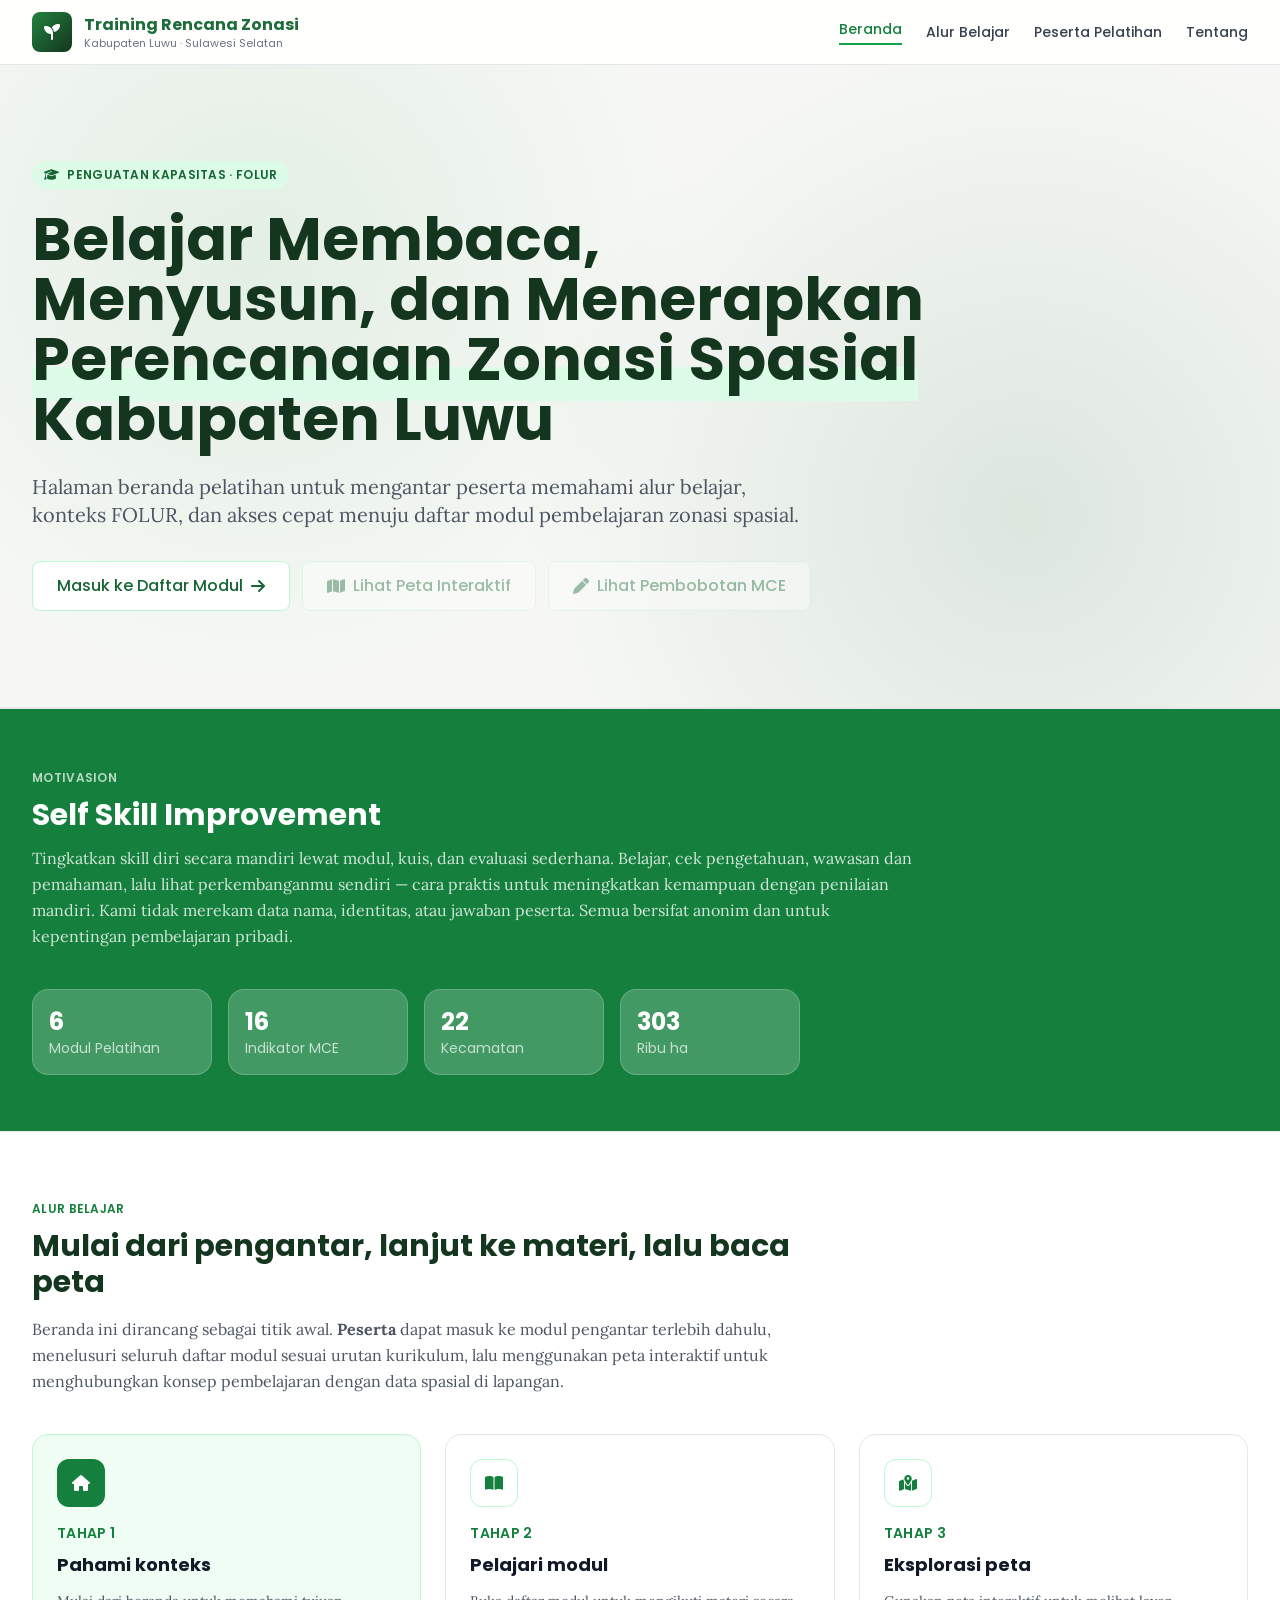
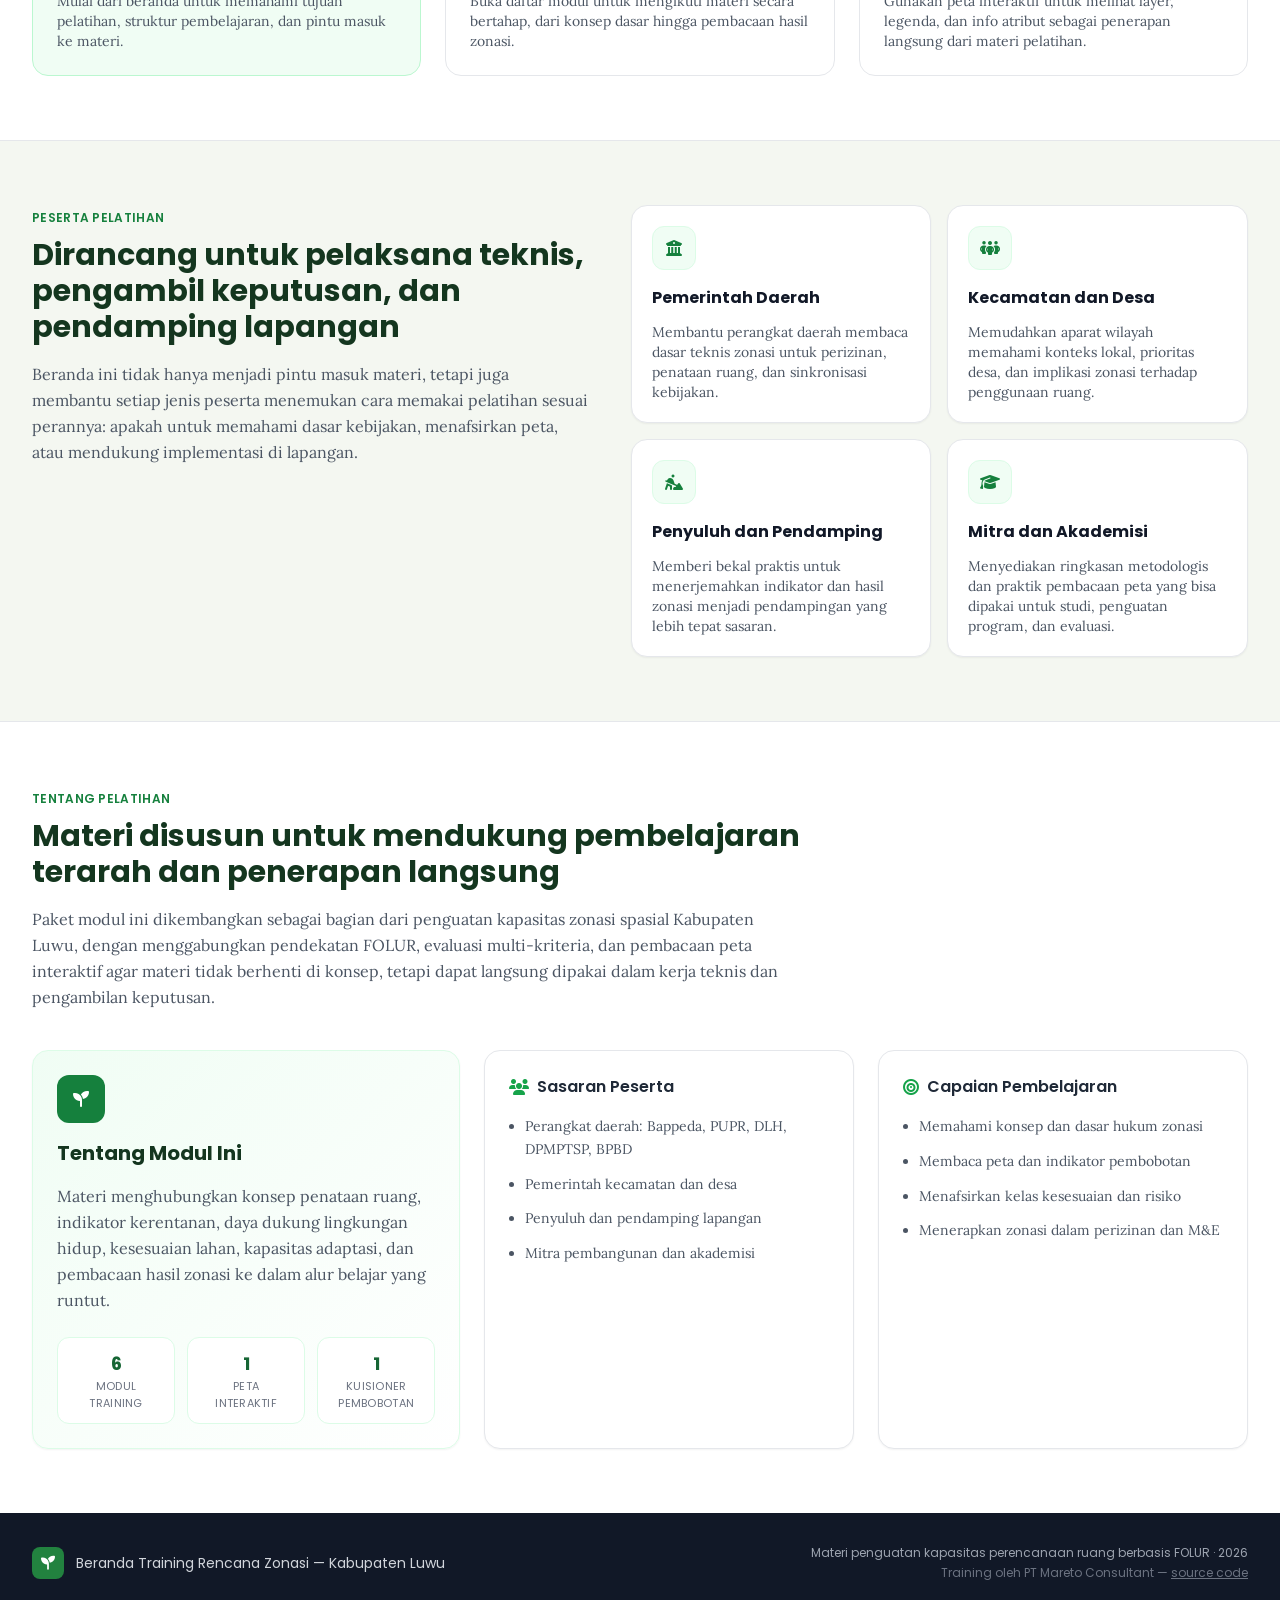
<file: index.html>
<!DOCTYPE html>
<html lang="id">
<head>
	<meta charset="UTF-8">
	<link rel="icon" href="data:image/svg+xml,<svg xmlns='http://www.w3.org/2000/svg' viewBox='0 0 32 32'><rect width='32' height='32' rx='7' fill='%2322823f'/><path d='M16 5c-3 1-5 4-5 8 0 6 5 13 5 13s5-7 5-13c0-4-2-7-5-8z' fill='white' opacity='.95'/></svg>">
	<meta name="viewport" content="width=device-width, initial-scale=1.0">
	<title>Beranda — Training Rencana Zonasi Kabupaten Luwu</title>
	<link rel="stylesheet" href="css/main.css">
	<link rel="stylesheet" href="https://cdnjs.cloudflare.com/ajax/libs/font-awesome/6.5.1/css/all.min.css">
	<style>
		@import url('https://fonts.googleapis.com/css2?family=Poppins:wght@300;400;500;600;700&family=Lora:ital,wght@0,400;0,500;0,600;1,400&display=swap');
		* { margin: 0; padding: 0; box-sizing: border-box; }
		body { font-family: 'Poppins', sans-serif; color: #1f2937; background: #f7f8f5; }
		h1,h2,h3,h4,h5,h6 { font-family: 'Poppins', sans-serif; }
		.prose-body { font-family: 'Lora', serif; }

		:root {
			--green-900:#14361f; --green-800:#1e6b3b; --green-700:#22823f;
			--green-600:#2f9e4f; --green-100:#dcfce7; --green-50:#f0fdf4;
		}

		::-webkit-scrollbar { width: 8px; height: 8px; }
		::-webkit-scrollbar-track { background: #eef0ea; }
		::-webkit-scrollbar-thumb { background: #b8c2b3; border-radius: 8px; }
		::-webkit-scrollbar-thumb:hover { background: #94a38d; }

		.hero-contour { background-image:
			radial-gradient(circle at 20% 30%, rgba(47,158,79,.10), transparent 40%),
			radial-gradient(circle at 80% 70%, rgba(30,107,59,.12), transparent 45%); }

		.mark { background: linear-gradient(transparent 60%, var(--green-100) 60%); }

		.reveal { opacity: 0; transform: translateY(24px); transition: opacity .7s ease, transform .7s ease; }
		.reveal.visible { opacity: 1; transform: none; }
	</style>
</head>
<body class="min-h-screen flex flex-col">

	<header class="bg-white/90 backdrop-blur border-b border-gray-200 sticky top-0 z-50">
		<div class="max-w-7xl mx-auto px-4 sm:px-6 lg:px-8">
			<div class="flex items-center justify-between h-16">
				<a href="index.html" class="flex items-center gap-3">
					<div class="w-10 h-10 rounded-lg flex items-center justify-center text-white"
						 style="background:linear-gradient(135deg,var(--green-700),var(--green-900));">
						<i class="fas fa-seedling"></i>
					</div>
					<div class="leading-tight">
						<h1 class="text-base font-bold" style="color:var(--green-800)">Training Rencana Zonasi</h1>
						<p class="text-[11px] text-gray-500">Kabupaten Luwu · Sulawesi Selatan</p>
					</div>
				</a>

				<nav class="hidden md:flex items-center gap-6 text-sm font-medium">
					<a href="index.html" class="text-green-700 border-b-2 border-green-600 pb-1">Beranda</a>
					<a href="#alur-belajar" class="text-gray-700 hover:text-green-700">Alur Belajar</a>
					<a href="#peserta" class="text-gray-700 hover:text-green-700">Peserta Pelatihan</a>
					<a href="#tentang" class="text-gray-700 hover:text-green-700">Tentang</a>
				</nav>

				<button id="mobileBtn" class="md:hidden text-gray-700" aria-label="Buka menu navigasi">
					<i class="fas fa-bars text-xl"></i>
				</button>
			</div>
			<div id="mobileMenu" class="hidden md:hidden pb-4 space-y-1">
				<a href="index.html" class="block rounded-lg bg-green-50 border border-green-200 px-3 py-2 text-green-700 font-medium text-sm">Beranda</a>
				<a href="#alur-belajar" class="block py-2 text-gray-700 text-sm">Alur Belajar</a>
				<a href="#peserta" class="block py-2 text-gray-700 text-sm">Peserta Pelatihan</a>
				<a href="#tentang" class="block py-2 text-gray-700 text-sm">Tentang</a>
			</div>
		</div>
	</header>

	<main class="flex-1 hero-contour border-b border-gray-200 flex items-center">
		<section class="w-full">
			<div class="max-w-7xl mx-auto px-4 sm:px-6 lg:px-8 py-16 lg:py-24">
				<div class="max-w-4xl">
					<span class="inline-flex items-center gap-2 text-xs font-semibold tracking-wide uppercase text-green-800 bg-green-100 px-3 py-1.5 rounded-full mb-5">
						<i class="fas fa-graduation-cap"></i> Penguatan Kapasitas · FOLUR
					</span>
					<h2 class="text-3xl sm:text-4xl lg:text-6xl font-bold leading-tight" style="color:var(--green-900)">
						Belajar Membaca, Menyusun, dan Menerapkan
						<span class="mark">Perencanaan Zonasi Spasial</span> Kabupaten Luwu
					</h2>
					<p class="prose-body text-lg sm:text-xl text-gray-600 mt-6 leading-relaxed max-w-3xl">
						Halaman beranda pelatihan untuk mengantar peserta memahami alur belajar, konteks FOLUR,
						dan akses cepat menuju daftar modul pembelajaran zonasi spasial.
					</p>

					<div class="mt-8">
						<div class="flex flex-wrap gap-3">
							<a href="modul.html#daftar-modul" id="btnMasukModul"
							   class="inline-flex items-center gap-2 bg-white hover:bg-gray-50 text-green-800 font-medium px-6 py-3 rounded-lg border border-green-200 transition">
								Masuk ke Daftar Modul <i class="fas fa-arrow-right"></i>
							</a>
							<a href="map.html" id="btnPeta"
							   class="inline-flex items-center gap-2 bg-white hover:bg-gray-50 text-green-800 font-medium px-6 py-3 rounded-lg border border-green-200 transition">
								<i class="fas fa-map"></i> Lihat Peta Interaktif
							</a>
							<a href="mce-index.html" id="btnBobot"
							   class="inline-flex items-center gap-2 bg-white hover:bg-gray-50 text-green-800 font-medium px-6 py-3 rounded-lg border border-green-200 transition">
								<i class="fas fa-pen"></i> Lihat Pembobotan MCE
							</a>
						</div>
					</div>

				</div>
			</div>
		</section>
	</main>

	<section class="border-t border-gray-200 bg-green-700">
		<div class="max-w-7xl mx-auto px-4 sm:px-6 lg:px-8 py-14">
			<div class="max-w-4xl">
				<span class="text-xs font-semibold tracking-wide uppercase text-white/70">Motivasion</span>
				<h3 id="welcomeTitle" class="text-2xl sm:text-3xl font-bold mt-2 text-white">Self Skill Improvement</h3>
				<p class="prose-body text-white/80 mt-3 leading-relaxed">
					Tingkatkan skill diri secara mandiri lewat modul, kuis, dan evaluasi sederhana.
					Belajar, cek pengetahuan, wawasan dan pemahaman, lalu lihat perkembanganmu sendiri — cara praktis untuk
					meningkatkan kemampuan dengan penilaian mandiri. Kami tidak merekam data nama, identitas, atau jawaban peserta. Semua bersifat anonim dan untuk kepentingan pembelajaran pribadi.
				</p>

					<div class="grid grid-cols-2 sm:grid-cols-4 gap-4 mt-10 max-w-3xl">
						<div class="bg-white/20 backdrop-blur rounded-2xl border border-white/20 px-4 py-4">
							<div class="text-2xl font-bold text-white">6</div>
							<div class="text-sm text-white/70">Modul Pelatihan</div>
						</div>
						<div class="bg-white/20 backdrop-blur rounded-2xl border border-white/20 px-4 py-4">
							<div class="text-2xl font-bold text-white">16</div>
							<div class="text-sm text-white/70">Indikator MCE</div>
						</div>
						<div class="bg-white/20 backdrop-blur rounded-2xl border border-white/20 px-4 py-4">
							<div class="text-2xl font-bold text-white">22</div>
							<div class="text-sm text-white/70">Kecamatan</div>
						</div>
						<div class="bg-white/20 backdrop-blur rounded-2xl border border-white/20 px-4 py-4">
							<div class="text-2xl font-bold text-white">303</div>
							<div class="text-sm text-white/70">Ribu ha</div>
						</div>
					</div>

			</div>
		</div>
	</section>

	<section id="alur-belajar" class="bg-white border-t border-gray-200">
		<div class="max-w-7xl mx-auto px-4 sm:px-6 lg:px-8 py-16">
			<div class="max-w-3xl">
				<span class="text-xs font-semibold tracking-wide uppercase text-green-700">Alur Belajar</span>
				<h3 id="welcomeTitle" class="text-2xl sm:text-3xl font-bold mt-2" style="color:var(--green-900)">Mulai dari pengantar, lanjut ke materi, lalu baca peta</h3>
				<p class="prose-body text-gray-600 mt-4 leading-relaxed">
					Beranda ini dirancang sebagai titik awal. <strong id="welcomeName">Peserta</strong> dapat masuk ke modul pengantar terlebih dahulu,
					menelusuri seluruh daftar modul sesuai urutan kurikulum, lalu menggunakan peta interaktif untuk
					menghubungkan konsep pembelajaran dengan data spasial di lapangan.
				</p>
			</div>

			<div class="grid md:grid-cols-3 gap-6 mt-10">
				<a href="index.html" class="block rounded-2xl border border-green-200 bg-green-50 p-6 hover:border-green-300 transition">
					<div class="w-12 h-12 rounded-xl bg-green-700 text-white flex items-center justify-center mb-4">
						<i class="fas fa-house"></i>
					</div>
					<p class="text-sm font-semibold text-green-700 uppercase tracking-wide">Tahap 1</p>
					<h4 class="text-lg font-bold mt-2 text-gray-900">Pahami konteks</h4>
					<p class="prose-body text-sm text-gray-600 mt-3">Mulai dari beranda untuk memahami tujuan pelatihan, struktur pembelajaran, dan pintu masuk ke materi.</p>
				</a>

				<a href="modul.html#daftar-modul" class="block rounded-2xl border border-gray-200 bg-white p-6 hover:border-green-300 hover:shadow-sm transition">
					<div class="w-12 h-12 rounded-xl bg-white border border-green-200 text-green-700 flex items-center justify-center mb-4">
						<i class="fas fa-book-open"></i>
					</div>
					<p class="text-sm font-semibold text-green-700 uppercase tracking-wide">Tahap 2</p>
					<h4 class="text-lg font-bold mt-2 text-gray-900">Pelajari modul</h4>
					<p class="prose-body text-sm text-gray-600 mt-3">Buka daftar modul untuk mengikuti materi secara bertahap, dari konsep dasar hingga pembacaan hasil zonasi.</p>
				</a>

				<a href="map.html" class="block rounded-2xl border border-gray-200 bg-white p-6 hover:border-green-300 hover:shadow-sm transition">
					<div class="w-12 h-12 rounded-xl bg-white border border-green-200 text-green-700 flex items-center justify-center mb-4">
						<i class="fas fa-map-location-dot"></i>
					</div>
					<p class="text-sm font-semibold text-green-700 uppercase tracking-wide">Tahap 3</p>
					<h4 class="text-lg font-bold mt-2 text-gray-900">Eksplorasi peta</h4>
					<p class="prose-body text-sm text-gray-600 mt-3">Gunakan peta interaktif untuk melihat layer, legenda, dan info atribut sebagai penerapan langsung dari materi pelatihan.</p>
				</a>
			</div>
		</div>
	</section>

	<section id="peserta" class="bg-[#f4f7f1] border-t border-gray-200">
		<div class="max-w-7xl mx-auto px-4 sm:px-6 lg:px-8 py-16">
			<div class="grid lg:grid-cols-[.95fr_1.05fr] gap-10 items-start">
				<div>
					<span class="text-xs font-semibold tracking-wide uppercase text-green-700">Peserta Pelatihan</span>
					<h3 class="text-2xl sm:text-3xl font-bold mt-2" style="color:var(--green-900)">Dirancang untuk pelaksana teknis, pengambil keputusan, dan pendamping lapangan</h3>
					<p class="prose-body text-gray-600 mt-4 leading-relaxed">
						Beranda ini tidak hanya menjadi pintu masuk materi, tetapi juga membantu setiap jenis peserta
						menemukan cara memakai pelatihan sesuai perannya: apakah untuk memahami dasar kebijakan,
						menafsirkan peta, atau mendukung implementasi di lapangan.
					</p>
				</div>

				<div class="grid sm:grid-cols-2 gap-4">
					<div class="rounded-2xl bg-white border border-gray-200 p-5 shadow-sm">
						<div class="w-11 h-11 rounded-xl bg-green-50 text-green-700 flex items-center justify-center mb-4 border border-green-100">
							<i class="fas fa-building-columns"></i>
						</div>
						<h4 class="font-bold text-gray-900">Pemerintah Daerah</h4>
						<p class="prose-body text-sm text-gray-600 mt-3">Membantu perangkat daerah membaca dasar teknis zonasi untuk perizinan, penataan ruang, dan sinkronisasi kebijakan.</p>
					</div>

					<div class="rounded-2xl bg-white border border-gray-200 p-5 shadow-sm">
						<div class="w-11 h-11 rounded-xl bg-green-50 text-green-700 flex items-center justify-center mb-4 border border-green-100">
							<i class="fas fa-people-group"></i>
						</div>
						<h4 class="font-bold text-gray-900">Kecamatan dan Desa</h4>
						<p class="prose-body text-sm text-gray-600 mt-3">Memudahkan aparat wilayah memahami konteks lokal, prioritas desa, dan implikasi zonasi terhadap penggunaan ruang.</p>
					</div>

					<div class="rounded-2xl bg-white border border-gray-200 p-5 shadow-sm">
						<div class="w-11 h-11 rounded-xl bg-green-50 text-green-700 flex items-center justify-center mb-4 border border-green-100">
							<i class="fas fa-person-digging"></i>
						</div>
						<h4 class="font-bold text-gray-900">Penyuluh dan Pendamping</h4>
						<p class="prose-body text-sm text-gray-600 mt-3">Memberi bekal praktis untuk menerjemahkan indikator dan hasil zonasi menjadi pendampingan yang lebih tepat sasaran.</p>
					</div>

					<div class="rounded-2xl bg-white border border-gray-200 p-5 shadow-sm">
						<div class="w-11 h-11 rounded-xl bg-green-50 text-green-700 flex items-center justify-center mb-4 border border-green-100">
							<i class="fas fa-graduation-cap"></i>
						</div>
						<h4 class="font-bold text-gray-900">Mitra dan Akademisi</h4>
						<p class="prose-body text-sm text-gray-600 mt-3">Menyediakan ringkasan metodologis dan praktik pembacaan peta yang bisa dipakai untuk studi, penguatan program, dan evaluasi.</p>
					</div>
				</div>
			</div>
		</div>
	</section>

	<section id="tentang" class="bg-white border-t border-gray-200">
		<div class="max-w-7xl mx-auto px-4 sm:px-6 lg:px-8 py-16">
			<div class="reveal max-w-3xl mb-10">
				<span class="text-xs font-semibold tracking-wide uppercase text-green-700">Tentang Pelatihan</span>
				<h3 class="text-2xl sm:text-3xl font-bold mt-2" style="color:var(--green-900)">Materi disusun untuk mendukung pembelajaran terarah dan penerapan langsung</h3>
				<p class="prose-body text-gray-600 mt-4 leading-relaxed">
					Paket modul ini dikembangkan sebagai bagian dari penguatan kapasitas zonasi spasial Kabupaten Luwu,
					dengan menggabungkan pendekatan FOLUR, evaluasi multi-kriteria, dan pembacaan peta interaktif
					agar materi tidak berhenti di konsep, tetapi dapat langsung dipakai dalam kerja teknis dan pengambilan keputusan.
				</p>
			</div>

			<div class="grid lg:grid-cols-[1.1fr_.95fr_.95fr] gap-6">
				<div class="reveal bg-gradient-to-br from-green-50 to-white border border-green-100 rounded-2xl p-6 shadow-sm">
					<div class="w-12 h-12 rounded-xl bg-green-700 text-white flex items-center justify-center mb-4">
						<i class="fas fa-seedling"></i>
					</div>
					<h4 class="text-xl font-bold" style="color:var(--green-900)">Tentang Modul Ini</h4>
					<p class="prose-body text-gray-600 mt-4 leading-relaxed">
						Materi menghubungkan konsep penataan ruang, indikator kerentanan, daya dukung lingkungan hidup,
						kesesuaian lahan, kapasitas adaptasi, dan pembacaan hasil zonasi ke dalam alur belajar yang runtut.
					</p>
					<div class="grid grid-cols-3 gap-3 mt-6">
						<div class="rounded-xl bg-white border border-green-100 px-3 py-3 text-center">
							<div class="text-lg font-bold text-green-800">6</div>
							<div class="text-[11px] text-gray-500 uppercase tracking-wide">Modul<br> Training</div>
						</div>
						<div class="rounded-xl bg-white border border-green-100 px-3 py-3 text-center">
							<div class="text-lg font-bold text-green-800">1</div>
							<div class="text-[11px] text-gray-500 uppercase tracking-wide">Peta<br> Interaktif</div>
						</div>
						<div class="rounded-xl bg-white border border-green-100 px-3 py-3 text-center">
							<div class="text-lg font-bold text-green-800">1</div>
							<div class="text-[11px] text-gray-500 uppercase tracking-wide">Kuisioner<br> Pembobotan</div>
						</div>
					</div>
				</div>

				<div class="reveal bg-white border border-gray-200 rounded-2xl p-6 shadow-sm">
					<h4 class="font-semibold text-gray-800 mb-4 flex items-center gap-2"><i class="fas fa-users text-green-600"></i> Sasaran Peserta</h4>
					<ul class="prose-body list-disc ml-4 space-y-3 text-gray-600 text-sm leading-relaxed">
						<li>Perangkat daerah: Bappeda, PUPR, DLH, DPMPTSP, BPBD</li>
						<li>Pemerintah kecamatan dan desa</li>
						<li>Penyuluh dan pendamping lapangan</li>
						<li>Mitra pembangunan dan akademisi</li>
					</ul>
				</div>

				<div class="reveal bg-white border border-gray-200 rounded-2xl p-6 shadow-sm">
					<h4 class="font-semibold text-gray-800 mb-4 flex items-center gap-2"><i class="fas fa-bullseye text-green-600"></i> Capaian Pembelajaran</h4>
					<ul class="prose-body list-disc ml-4 space-y-3 text-gray-600 text-sm leading-relaxed">
						<li>Memahami konsep dan dasar hukum zonasi</li>
						<li>Membaca peta dan indikator pembobotan</li>
						<li>Menafsirkan kelas kesesuaian dan risiko</li>
						<li>Menerapkan zonasi dalam perizinan dan M&amp;E</li>
					</ul>
				</div>
			</div>
		</div>
	</section>

	<footer class="bg-gray-900 text-gray-400 py-8">
		<div class="max-w-7xl mx-auto px-4 sm:px-6 lg:px-8 flex flex-col sm:flex-row items-center justify-between gap-4">
			<div class="flex items-center gap-3">
				<div class="w-8 h-8 rounded-lg flex items-center justify-center text-white" style="background:var(--green-700)"><i class="fas fa-seedling text-sm"></i></div>
				<span class="text-sm text-gray-300">Beranda Training Rencana Zonasi — Kabupaten Luwu</span>
			</div>
			<div class="text-center sm:text-right">
				<p class="text-xs">Materi penguatan kapasitas perencanaan ruang berbasis FOLUR · 2026</p>
				<p class="text-xs text-gray-500 mt-1">Training oleh PT Mareto Consultant &mdash; <a href="https://github.com/wanantara-green/training-02.git" class="hover:text-gray-300 underline" target="_blank" rel="noopener">source code</a></p>
			</div>
		</div>
	</footer>

	<div id="regModal" class="fixed inset-0 z-[100] flex items-center justify-center bg-black/40 hidden">
		<div class="bg-white rounded-2xl shadow-xl p-6 w-full max-w-sm mx-4 relative">
			<button onclick="closeRegModal()" class="absolute top-3 right-4 text-gray-400 hover:text-gray-600 text-lg">&times;</button>
			<h3 class="text-lg font-bold text-gray-900 mb-1">Selamat Datang</h3>
			<p class="text-sm text-gray-500 mb-5">Silakan isi data peserta sebelum memulai pelatihan.</p>
			<label class="block text-xs font-semibold text-gray-600 mb-1">Nama</label>
			<input type="text" id="regName" class="w-full border-2 border-gray-200 rounded-lg px-3 py-2 text-sm focus:border-green-600 focus:outline-none mb-3" placeholder="Nama lengkap" onkeydown="if(event.key==='Enter')document.getElementById('regInstansi').focus()">
			<label class="block text-xs font-semibold text-gray-600 mb-1">Instansi</label>
			<input type="text" id="regInstansi" class="w-full border-2 border-gray-200 rounded-lg px-3 py-2 text-sm focus:border-green-600 focus:outline-none mb-5" placeholder="Instansi / lembaga" onkeydown="if(event.key==='Enter')submitReg()">
			<button onclick="submitReg()" class="w-full text-sm font-medium text-white bg-green-700 hover:bg-green-800 rounded-lg px-4 py-2.5">Mulai Pelatihan</button>
		</div>
	</div>

	<script>
		const USER_KEY = 'training-user';
		function getUser(){ try { return JSON.parse(localStorage.getItem(USER_KEY)); } catch(_) { return null; } }
		function saveUser(data){ localStorage.setItem(USER_KEY, JSON.stringify(data)); }

		(function initWelcome(){
			const user = getUser();
			if(!user) return;
			const nameEl = document.getElementById('welcomeName');
			const titleEl = document.getElementById('welcomeTitle');
			if(nameEl) nameEl.textContent = user.name;
			if(titleEl) titleEl.textContent = 'Selamat datang, '+user.name+'!';
		})();

		document.getElementById('btnMasukModul').addEventListener('click', function(e){
			if(getUser()){ window.location.href = 'modul.html#daftar-modul'; return; }
			e.preventDefault();
			document.getElementById('regModal').classList.remove('hidden');
			setTimeout(()=>document.getElementById('regName').focus(), 100);
		});

		window.submitReg = function(){
			const name = document.getElementById('regName').value.trim();
			const instansi = document.getElementById('regInstansi').value.trim();
			if(!name || !instansi){ alert('Mohon isi Nama dan Instansi.'); return; }
			saveUser({name, instansi});
			document.getElementById('regModal').classList.add('hidden');
			window.location.href = 'modul.html#daftar-modul';
		};

		window.closeRegModal = function(){
			document.getElementById('regModal').classList.add('hidden');
		};

		document.getElementById('mobileBtn')?.addEventListener('click', () => {
			document.getElementById('mobileMenu')?.classList.toggle('hidden');
		});

		// Disable peta button if not registered
		if(!getUser()){
			const btnPeta = document.getElementById('btnPeta');
			if(btnPeta){
				btnPeta.classList.add('opacity-40','pointer-events-none');
				btnPeta.removeAttribute('href');
			}
		}

		// Disable bobot button if not registered
		if(!getUser()){
			const btnBobot = document.getElementById('btnBobot');
			if(btnBobot){
				btnBobot.classList.add('opacity-40','pointer-events-none');
				btnBobot.removeAttribute('href');
			}
		}

		const observer = new IntersectionObserver((entries) => {
			entries.forEach(en => { if (en.isIntersecting) { en.target.classList.add('visible'); observer.unobserve(en.target); } });
		}, { threshold: .12 });
		document.querySelectorAll('.reveal:not(.visible)').forEach(el => observer.observe(el));
	</script>
</body>
</html>
</file>
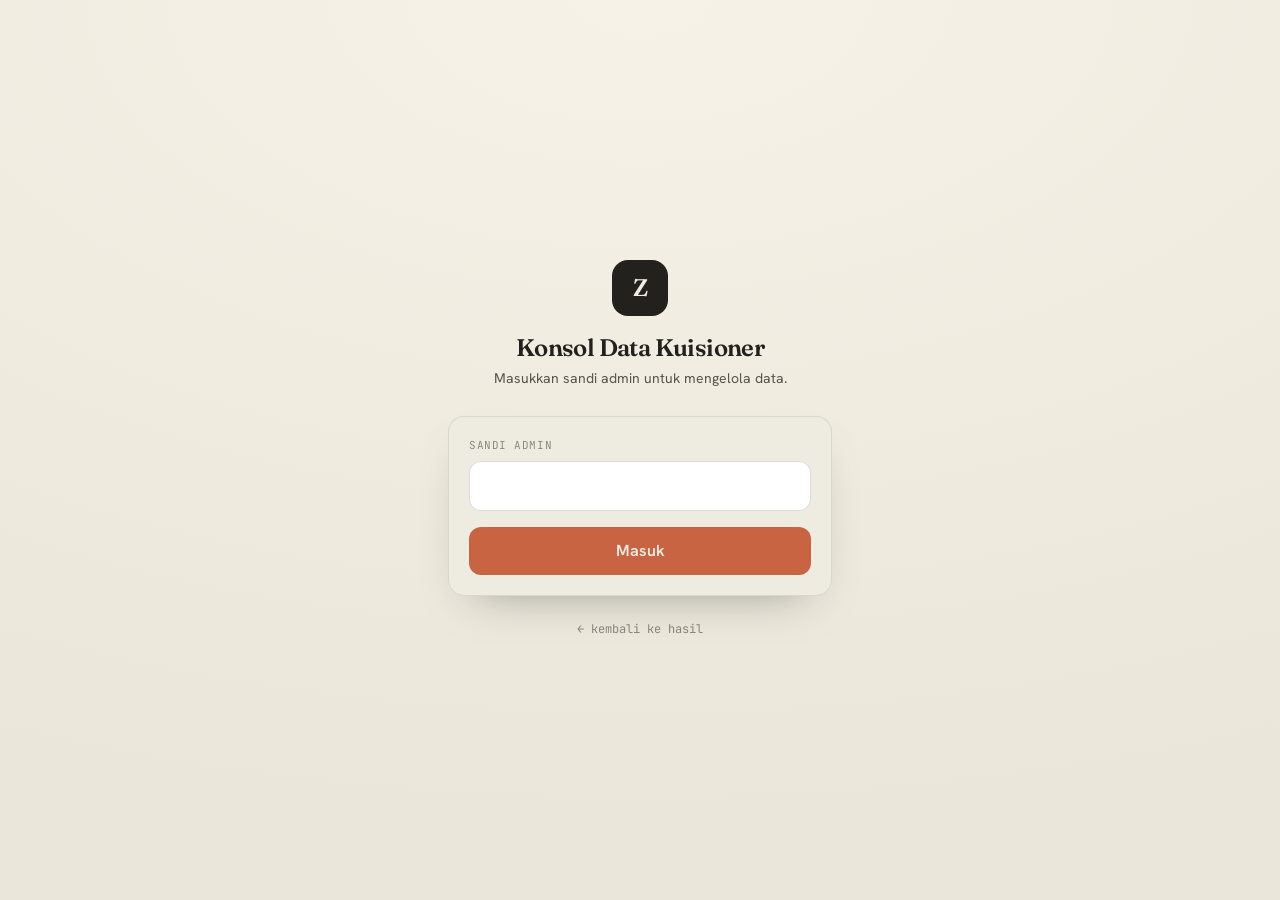
<file: admin.html>
<!DOCTYPE html>
<html lang="id">
<head>
  <meta charset="UTF-8" />
  <meta name="viewport" content="width=device-width, initial-scale=1.0" />
  <title>Kelola Data Kuisioner — Konsol Admin</title>
  <link rel="icon" type="image/svg+xml" href="favicon.svg" />
  <link rel="stylesheet" href="css/admin.css" />
  <link rel="preconnect" href="https://fonts.googleapis.com" />
  <link rel="preconnect" href="https://fonts.gstatic.com" crossorigin />
  <link href="https://fonts.googleapis.com/css2?family=Fraunces:ital,opsz,wght@0,9..144,400;0,9..144,500;0,9..144,600;0,9..144,800;1,9..144,400&family=Hanken+Grotesk:wght@400;500;600;700&family=JetBrains+Mono:wght@400;500&display=swap" rel="stylesheet" />
  <style>
    :root{--paper:#EFEDE3;--ink:#22211D;--clay:#C96442;}
    html{-webkit-font-smoothing:antialiased;text-rendering:optimizeLegibility;}
    body{background:radial-gradient(120% 80% at 12% -8%,#F6F2E7 0%,rgba(246,242,231,0) 55%),radial-gradient(110% 70% at 96% 0%,#EDE6D6 0%,rgba(237,230,214,0) 50%),var(--paper);background-attachment:fixed;}
    .ital{font-style:italic;}
    @keyframes rise{from{opacity:0;transform:translateY(10px)}to{opacity:1;transform:translateY(0)}}
    .rise{animation:rise .5s cubic-bezier(.2,.7,.2,1) both;}
    /* slider clay */
    input[type=range]{-webkit-appearance:none;appearance:none;height:4px;border-radius:99px;background:linear-gradient(90deg,#9AA67F 0 50%,#E8C7B6 50% 100%);outline:none;}
    input[type=range]::-webkit-slider-thumb{-webkit-appearance:none;width:20px;height:20px;border-radius:50%;background:#C96442;border:3px solid #FAF9F5;box-shadow:0 1px 4px rgba(34,33,29,.35);cursor:pointer;}
    input[type=range]::-moz-range-thumb{width:18px;height:18px;border-radius:50%;background:#C96442;border:3px solid #FAF9F5;cursor:pointer;}
    .editor{transition:transform .4s cubic-bezier(.2,.7,.2,1);}
    .editor.closed{transform:translateX(105%);}
    .scrim{transition:opacity .3s;}
    table.tbl td,table.tbl th{border-bottom:1px solid rgba(34,33,29,.08);}
    table.tbl tbody tr:hover{background:rgba(255,255,255,.5);}
  </style>
</head>
<body class="font-sans text-ink min-h-screen">

  <!-- ── Gerbang Login ─────────────────────────────── -->
  <div id="gate" class="fixed inset-0 z-50 grid place-items-center px-5" style="background:radial-gradient(120% 90% at 50% 0%,#F6F2E7,#EAE6DA)">
    <div class="rise w-full max-w-sm">
      <div class="text-center mb-7">
        <div class="inline-grid place-items-center w-14 h-14 rounded-2xl bg-ink text-paper font-display font-semibold text-2xl mb-4">Z</div>
        <h1 class="font-display font-semibold text-2xl tracking-tight">Konsol Data Kuisioner</h1>
        <p class="text-ink-soft text-sm mt-1">Masukkan sandi admin untuk mengelola data.</p>
      </div>
      <form id="login-form" class="bg-paper/80 backdrop-blur border border-ink/10 rounded-2xl p-5 shadow-[0_20px_48px_-28px_rgba(34,33,29,.5)]">
        <label class="block font-mono text-[11px] uppercase tracking-wider text-ink-faint mb-2">Sandi admin</label>
        <input id="pw" type="password" autocomplete="current-password" required
               class="w-full px-4 py-3 rounded-xl border border-ink/15 bg-white text-ink focus:border-clay focus:ring-4 focus:ring-clay/15 outline-none transition" />
        <p id="login-err" class="hidden text-clay-deep text-[13px] mt-2"></p>
        <button type="submit" id="login-btn"
                class="w-full mt-4 py-3 rounded-xl bg-clay hover:bg-clay-deep text-paper font-semibold transition">Masuk</button>
      </form>
      <p class="text-center mt-5"><a href="/mce-hasil.html" class="font-mono text-[12px] text-ink-faint hover:text-clay transition">← kembali ke hasil</a></p>
    </div>
  </div>

  <!-- ── Aplikasi ──────────────────────────────────── -->
  <div id="app" class="hidden max-w-5xl mx-auto px-5 sm:px-8 py-7">
    <header class="flex items-center justify-between mb-8">
      <div class="flex items-center gap-3">
        <a href="bobot.html" class="grid place-items-center w-9 h-9 rounded-lg bg-ink text-paper font-display font-semibold">Z</a>
        <div>
          <h1 class="font-display font-semibold text-xl leading-tight">Kelola Data Kuisioner</h1>
          <p class="font-mono text-[11px] text-ink-faint" id="env-tag">—</p>
        </div>
      </div>
      <div class="flex items-center gap-2">
        <span id="status-dot" class="w-2 h-2 rounded-full bg-ink-faint"></span>
        <button id="logout" class="font-mono text-[12px] text-ink-faint hover:text-clay transition">keluar</button>
      </div>
    </header>

    <!-- toolbar -->
    <div class="flex flex-col sm:flex-row gap-3 sm:items-center justify-between mb-5">
      <div class="flex items-baseline gap-3">
        <h2 class="font-display font-semibold text-lg">Respons ahli</h2>
        <span id="count" class="font-mono text-[12px] text-ink-faint"></span>
      </div>
      <div class="flex gap-2">
        <input id="search" placeholder="Cari id / nama / instansi…"
               class="px-3.5 py-2 rounded-xl border border-ink/12 bg-white/80 text-sm focus:border-clay focus:ring-4 focus:ring-clay/10 outline-none transition w-full sm:w-64" />
        <button id="btn-add" class="shrink-0 px-4 py-2 rounded-xl bg-clay hover:bg-clay-deep text-paper text-sm font-semibold transition flex items-center gap-1.5">
          <svg class="w-4 h-4" viewBox="0 0 24 24" fill="none" stroke="currentColor" stroke-width="2"><path d="M12 5v14M5 12h14"/></svg>Tambah Ahli
        </button>
      </div>
    </div>

    <!-- tabel -->
    <div class="rounded-2xl border border-ink/10 bg-paper/60 backdrop-blur overflow-hidden">
      <div class="overflow-x-auto">
        <table class="tbl w-full text-sm">
          <thead>
            <tr class="text-left text-ink-faint font-mono text-[11px] uppercase tracking-wider">
              <th class="px-5 py-3 font-medium">ID</th>
              <th class="px-3 py-3 font-medium">Nama</th>
              <th class="px-3 py-3 font-medium">Tipologi</th>
              <th class="px-3 py-3 font-medium">Status</th>
              <th class="px-3 py-3 font-medium">Tanggal</th>
              <th class="px-5 py-3 font-medium text-right">Aksi</th>
            </tr>
          </thead>
          <tbody id="rows"></tbody>
        </table>
      </div>
      <div id="empty" class="hidden py-14 text-center font-mono text-[13px] text-ink-faint"></div>
    </div>
  </div>

  <!-- ── Editor slide-over ─────────────────────────── -->
  <div id="scrim" class="scrim fixed inset-0 z-40 bg-ink/30 backdrop-blur-sm opacity-0 pointer-events-none"></div>
  <aside id="editor" class="editor closed fixed top-0 right-0 z-40 h-full w-full max-w-xl bg-paper border-l border-ink/12 shadow-2xl flex flex-col">
    <div class="flex items-center justify-between px-6 py-4 border-b border-ink/10 shrink-0">
      <h2 id="ed-title" class="font-display font-semibold text-lg">Tambah Ahli</h2>
      <button id="ed-close" class="w-8 h-8 grid place-items-center rounded-lg hover:bg-ink/5 text-ink-soft transition">
        <svg class="w-5 h-5" viewBox="0 0 24 24" fill="none" stroke="currentColor" stroke-width="2"><path d="M6 6l12 12M18 6L6 18"/></svg>
      </button>
    </div>
    <div class="flex-1 overflow-y-auto px-6 py-5 space-y-6" id="ed-body"></div>
    <div class="px-6 py-4 border-t border-ink/10 shrink-0 flex items-center justify-between gap-3 bg-paper">
      <span id="ed-overall" class="font-mono text-[12px] text-ink-faint"></span>
      <div class="flex gap-2">
        <button id="ed-cancel" class="px-4 py-2.5 rounded-xl border border-ink/15 text-ink-soft text-sm font-medium hover:bg-ink/5 transition">Batal</button>
        <button id="ed-save" class="px-5 py-2.5 rounded-xl bg-clay hover:bg-clay-deep text-paper text-sm font-semibold transition">Simpan</button>
      </div>
    </div>
  </aside>

  <!-- toast -->
  <div id="toast" class="fixed bottom-6 left-1/2 -translate-x-1/2 z-50 px-4 py-2.5 rounded-xl text-sm font-medium text-paper bg-ink shadow-lg opacity-0 pointer-events-none transition-opacity"></div>

  <script src="js/mce-config.js"></script>
  <script>
    /* ── Konfigurasi ── */
    const IS_LOCAL = ["localhost","127.0.0.1","[::1]"].includes(location.hostname);
    document.getElementById("env-tag").textContent = IS_LOCAL ? "LINGKUNGAN · LOKAL" : "LINGKUNGAN · PRODUKSI";
    const PW_KEY = "AHP_ADMIN_PW";
    const getPW = () => sessionStorage.getItem(PW_KEY) || "";
    const TIP_LABEL = Object.fromEntries(TIPOLOGI.map(t => [t.value, t.label]));

    /* ── Util ── */
    const $ = s => document.querySelector(s);
    function toast(msg, ok = true) {
      const t = $("#toast"); t.textContent = msg;
      t.style.background = ok ? "#22211D" : "#A8472A";
      t.style.opacity = "1";
      clearTimeout(t._h); t._h = setTimeout(() => t.style.opacity = "0", 2600);
    }
    async function apiGet(path) {
      const r = await fetch(`${API_BASE}${path}`);
      if (!r.ok) throw new Error((await r.json().catch(()=>({}))).detail || r.status);
      return r.json();
    }
    async function apiPost(path, body) {
      const r = await fetch(`${API_BASE}${path}`, {
        method: "POST", headers: { "Content-Type": "application/json" },
        body: JSON.stringify({ admin_token: getPW(), ...body }),
      });
      const data = await r.json().catch(()=>({}));
      if (!r.ok) throw new Error(data.detail || (data.pairwise ? "Data pairwise tidak valid." : `Gagal (${r.status}).`));
      return data;
    }

    /* ── Login ── */
    $("#login-form").addEventListener("submit", async (e) => {
      e.preventDefault();
      const pw = $("#pw").value; const btn = $("#login-btn"); const err = $("#login-err");
      btn.disabled = true; btn.textContent = "Memeriksa…"; err.classList.add("hidden");
      try {
        sessionStorage.setItem(PW_KEY, pw);
        await fetch(`${API_BASE}/admin/verify/`, {
          method:"POST", headers:{"Content-Type":"application/json"},
          body: JSON.stringify({ admin_token: pw })
        }).then(r => { if (!r.ok) throw new Error("Sandi salah atau admin nonaktif."); });
        $("#gate").style.display = "none"; $("#app").classList.remove("hidden");
        loadList();
      } catch (ex) {
        sessionStorage.removeItem(PW_KEY);
        err.textContent = ex.message; err.classList.remove("hidden");
      } finally { btn.disabled = false; btn.textContent = "Masuk"; }
    });
    $("#logout").addEventListener("click", () => { sessionStorage.removeItem(PW_KEY); location.reload(); });

    /* ── Daftar ── */
    let ALL = [];
    async function loadList() {
      try {
        const d = await apiGet("/experts/");
        ALL = d.experts || [];
        $("#status-dot").className = "w-2 h-2 rounded-full bg-moss";
        renderList();
      } catch (e) {
        $("#status-dot").className = "w-2 h-2 rounded-full bg-clay";
        $("#empty").classList.remove("hidden");
        $("#empty").textContent = "Gagal memuat data — pastikan backend berjalan.";
      }
    }
    function fmtDate(s){ try { return new Date(s).toLocaleString("id-ID",{day:"2-digit",month:"short",year:"numeric",hour:"2-digit",minute:"2-digit"}); } catch(e){ return s||"—"; } }
    function renderList() {
      const q = $("#search").value.trim().toLowerCase();
      const rows = ALL.filter(r => !q || [r.expert_id,r.nama,r.instansi].join(" ").toLowerCase().includes(q));
      $("#count").textContent = `${rows.length} dari ${ALL.length}`;
      const tb = $("#rows"); tb.innerHTML = "";
      $("#empty").classList.toggle("hidden", rows.length > 0);
      if (!rows.length) { $("#empty").textContent = q ? "Tidak ada yang cocok." : "Belum ada data. Klik “Tambah Ahli”."; return; }
      rows.forEach(r => {
        const tr = document.createElement("tr");
        const ok = r.is_valid;
        tr.innerHTML = `
          <td class="px-5 py-3 font-mono text-[13px] font-medium">${r.expert_id}</td>
          <td class="px-3 py-3">${r.nama || '<span class="text-ink-faint">—</span>'}</td>
          <td class="px-3 py-3 text-ink-soft">${TIP_LABEL[r.tipologi]||r.tipologi}</td>
          <td class="px-3 py-3"><span class="inline-flex items-center text-[12px] font-medium px-2.5 py-1 rounded-full"
            style="${ok?'background:#E7EBDD;color:#4F5E3C':'background:#C0492E;color:#fff'}">
            ${ok?'Konsisten':'Perlu cek'}</span></td>
          <td class="px-3 py-3 text-ink-faint font-mono text-[12px]">${fmtDate(r.submitted_at)}</td>
          <td class="px-5 py-3 text-right whitespace-nowrap">
            <button data-edit="${r.expert_id}" class="text-[13px] font-medium text-clay hover:text-clay-deep transition">Edit</button>
            <button data-del="${r.expert_id}" class="ml-3 text-[13px] font-medium text-ink-faint hover:text-clay-deep transition">Hapus</button>
          </td>`;
        tb.appendChild(tr);
      });
    }
    $("#search").addEventListener("input", renderList);
    $("#rows").addEventListener("click", (e) => {
      const ed = e.target.closest("[data-edit]"); const dl = e.target.closest("[data-del]");
      if (ed) openEditor(ed.dataset.edit);
      if (dl) doDelete(dl.dataset.del);
    });

    /* ── Hapus ── */
    async function doDelete(id) {
      if (!confirm(`Hapus respons ahli "${id}" beserta seluruh nilai perbandingannya? Tindakan ini tidak bisa dibatalkan.`)) return;
      try { await apiPost("/admin/delete/", { expert_id: id }); toast(`Ahli ${id} dihapus.`); loadList(); }
      catch (e) { toast(e.message, false); }
    }

    /* ── Editor ── */
    const COMPS = buildComparisons();        // 28 perbandingan {block,i,j,left,right,blockTitle}
    let EDIT_ID = null;                       // null = tambah baru

    function openEditor(id) {
      EDIT_ID = id || null;
      $("#ed-title").textContent = id ? `Edit — ${id}` : "Tambah Ahli";
      buildForm();
      if (id) {
        apiGet(`/experts/${encodeURIComponent(id)}/`).then(fillForm).catch(e=>toast(e.message,false));
      }
      $("#editor").classList.remove("closed");
      $("#scrim").style.opacity = "1"; $("#scrim").style.pointerEvents = "auto";
    }
    function closeEditor() {
      $("#editor").classList.add("closed");
      $("#scrim").style.opacity = "0"; $("#scrim").style.pointerEvents = "none";
    }
    $("#ed-close").addEventListener("click", closeEditor);
    $("#ed-cancel").addEventListener("click", closeEditor);
    $("#scrim").addEventListener("click", closeEditor);
    $("#btn-add").addEventListener("click", () => openEditor(null));

    function readout(v){ v = +v; const n = Math.abs(v)||1; const verb = SAATY_VERBAL[n]||"";
      if (n===1) return `<span class="text-ink-soft">sama penting</span>`;
      return v>0 ? `← <b>${n}×</b> <span class="text-ink-faint">(${verb})</span>` : `<b>${n}×</b> → <span class="text-ink-faint">(${verb})</span>`; }

    function buildForm() {
      const body = $("#ed-body");
      const tipOpts = TIPOLOGI.map(t=>`<option value="${t.value}">${t.label}</option>`).join("");
      let html = `
        <div class="grid sm:grid-cols-2 gap-3">
          <div><label class="block font-mono text-[11px] uppercase tracking-wider text-ink-faint mb-1.5">ID Ahli *</label>
            <input id="f-id" ${EDIT_ID?'readonly':''} placeholder="mis. AKA-06"
              class="w-full px-3 py-2 rounded-lg border border-ink/15 bg-white ${EDIT_ID?'opacity-60 cursor-not-allowed':''} focus:border-clay focus:ring-4 focus:ring-clay/10 outline-none text-sm"/></div>
          <div><label class="block font-mono text-[11px] uppercase tracking-wider text-ink-faint mb-1.5">Tipologi *</label>
            <select id="f-tip" class="w-full px-3 py-2 rounded-lg border border-ink/15 bg-white focus:border-clay focus:ring-4 focus:ring-clay/10 outline-none text-sm">${tipOpts}</select></div>
          <div><label class="block font-mono text-[11px] uppercase tracking-wider text-ink-faint mb-1.5">Nama</label>
            <input id="f-nama" class="w-full px-3 py-2 rounded-lg border border-ink/15 bg-white focus:border-clay focus:ring-4 focus:ring-clay/10 outline-none text-sm"/></div>
          <div><label class="block font-mono text-[11px] uppercase tracking-wider text-ink-faint mb-1.5">Instansi</label>
            <input id="f-inst" class="w-full px-3 py-2 rounded-lg border border-ink/15 bg-white focus:border-clay focus:ring-4 focus:ring-clay/10 outline-none text-sm"/></div>
        </div>
        <p class="text-[12.5px] text-ink-soft leading-relaxed border-l-2 border-clay/40 pl-3">
          Geser ke <b>kiri</b> bila unsur kiri lebih penting, ke <b>kanan</b> bila unsur kanan lebih penting. Tengah = sama penting (skala Saaty 1–9).
        </p>`;
      BLOCK_ORDER.forEach(block => {
        const comps = COMPS.filter(c => c.block === block);
        html += `<div class="rounded-xl border border-ink/10 bg-white/50 overflow-hidden">
          <div class="flex items-center justify-between px-4 py-2.5 border-b border-ink/8 bg-paper/60">
            <span class="font-display font-semibold text-[14px]">${BLOCKS[block].title}</span>
            <span class="cr-chip font-mono text-[11px] text-ink-faint" data-cr="${block}">CR —</span>
          </div>
          <div class="divide-y divide-ink/6">`;
        comps.forEach((c, idx) => {
          const gi = COMPS.indexOf(c);
          html += `<div class="px-4 py-3" data-comp="${gi}" data-block="${c.block}" data-i="${c.i}" data-j="${c.j}">
            <div class="flex items-center justify-between text-[12.5px] mb-2 gap-2">
              <span class="text-right flex-1 text-ink">${c.left}</span>
              <span class="ro shrink-0 px-2 font-mono text-[12px] text-ink-soft text-center" style="min-width:118px">${readout(1)}</span>
              <span class="flex-1 text-ink">${c.right}</span>
            </div>
            <input type="range" min="-9" max="9" step="1" value="1" class="w-full sld"/>
          </div>`;
        });
        html += `</div></div>`;
      });
      body.innerHTML = html;
      // listeners slider
      body.querySelectorAll("[data-comp]").forEach(row => {
        const sld = row.querySelector(".sld"); const ro = row.querySelector(".ro");
        sld.addEventListener("input", () => {
          let v = +sld.value; if (v === 0) { v = 1; sld.value = 1; }
          ro.innerHTML = readout(v); scheduleValidate();
        });
      });
      scheduleValidate();
    }

    function fillForm(d) {
      $("#f-id").value = d.expert_id; $("#f-nama").value = d.nama||"";
      $("#f-inst").value = d.instansi||""; $("#f-tip").value = d.tipologi;
      const map = {}; (d.pairwise||[]).forEach(p => map[`${p.block}|${p.i}|${p.j}`] = p.value);
      $("#ed-body").querySelectorAll("[data-comp]").forEach(row => {
        const k = `${row.dataset.block}|${row.dataset.i}|${row.dataset.j}`;
        const v = map[k]; const sld = row.querySelector(".sld"); const ro = row.querySelector(".ro");
        if (v !== undefined) { sld.value = v; ro.innerHTML = readout(v); }
      });
      scheduleValidate();
    }

    function collectPairwise() {
      return [...$("#ed-body").querySelectorAll("[data-comp]")].map(row => {
        let v = +row.querySelector(".sld").value; if (v === 0) v = 1;
        return { block: row.dataset.block, i: +row.dataset.i, j: +row.dataset.j, value: v };
      });
    }

    /* ── Validasi konsistensi langsung ── */
    let _vt;
    function scheduleValidate(){ clearTimeout(_vt); _vt = setTimeout(runValidate, 450); }
    async function runValidate() {
      try {
        const r = await fetch(`${API_BASE}/validate/`, {
          method:"POST", headers:{"Content-Type":"application/json"},
          body: JSON.stringify({ pairwise: collectPairwise() })
        });
        const d = await r.json();
        document.querySelectorAll("[data-cr]").forEach(chip => {
          const b = chip.dataset.cr; const res = (d.per_block||{})[b];
          if (!res) { chip.textContent = "CR —"; chip.style.color = "#8A887E"; return; }
          chip.textContent = `CR ${res.CR.toFixed(3)}`;
          chip.style.color = res.consistent ? "#5C6B4A" : "#C96442";
        });
        const ov = $("#ed-overall");
        ov.textContent = d.all_consistent ? "✓ Semua blok konsisten" : "⚠ Ada blok belum konsisten (CR > 0,10)";
        ov.style.color = d.all_consistent ? "#5C6B4A" : "#C96442";
      } catch(e){ /* diam */ }
    }

    /* ── Simpan ── */
    $("#ed-save").addEventListener("click", async () => {
      const id = $("#f-id").value.trim();
      if (!id) { toast("ID Ahli wajib diisi.", false); return; }
      if (!EDIT_ID && ALL.some(r => r.expert_id === id)) {
        if (!confirm(`ID "${id}" sudah ada. Lanjutkan akan menimpa data lama. Teruskan?`)) return;
      }
      const btn = $("#ed-save"); btn.disabled = true; btn.textContent = "Menyimpan…";
      try {
        await apiPost("/admin/save/", {
          expert_id: id, nama: $("#f-nama").value.trim(),
          instansi: $("#f-inst").value.trim(), tipologi: $("#f-tip").value,
          pairwise: collectPairwise(),
        });
        toast(EDIT_ID ? `Perubahan ${id} disimpan.` : `Ahli ${id} ditambahkan.`);
        closeEditor(); loadList();
      } catch (e) { toast(e.message, false); }
      finally { btn.disabled = false; btn.textContent = "Simpan"; }
    });

    /* ── Auto-login bila sandi masih tersimpan di sesi ── */
    if (getPW()) {
      fetch(`${API_BASE}/admin/verify/`, { method:"POST", headers:{"Content-Type":"application/json"}, body: JSON.stringify({ admin_token: getPW() }) })
        .then(r => { if (r.ok) { $("#gate").style.display="none"; $("#app").classList.remove("hidden"); loadList(); } });
    }
  </script>
</body>
</html>
</file>
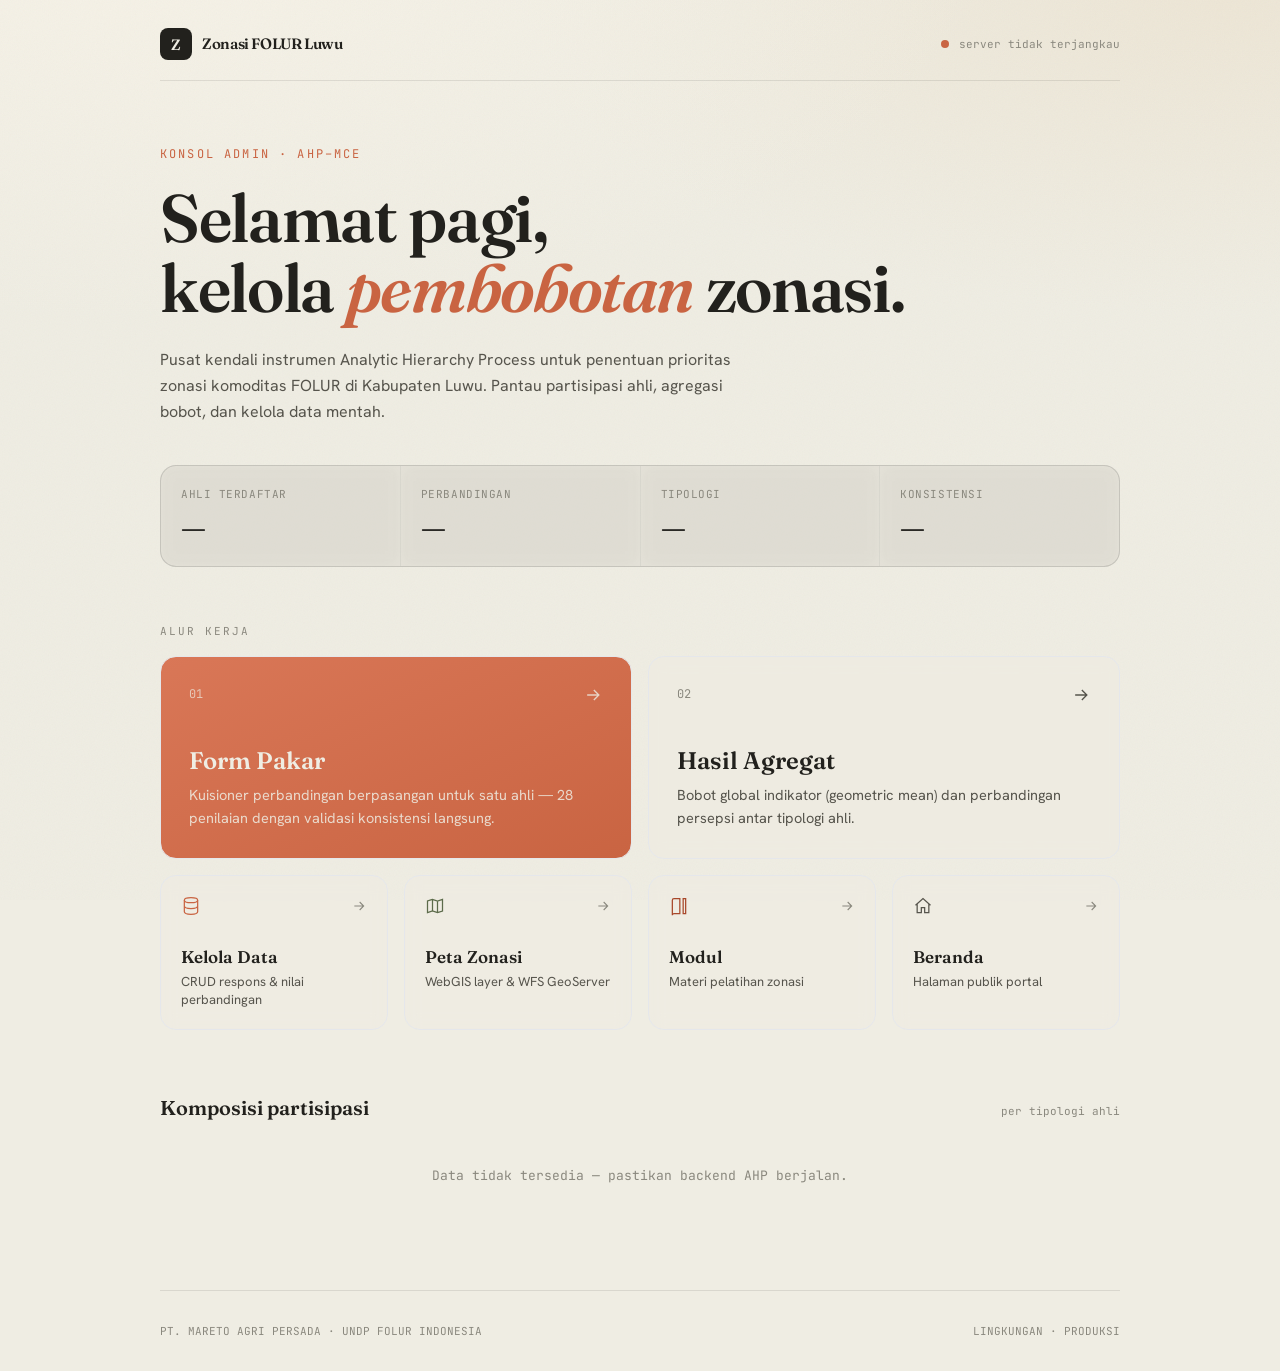
<file: bobot.html>
<!DOCTYPE html>
<html lang="id">
<head>
  <meta charset="UTF-8" />
  <meta name="viewport" content="width=device-width, initial-scale=1.0" />
  <title>Konsol Admin — Zonasi FOLUR Luwu</title>
  <link rel="icon" type="image/svg+xml" href="favicon.svg" />
  <link rel="stylesheet" href="css/admin.css" />
  <link rel="preconnect" href="https://fonts.googleapis.com" />
  <link rel="preconnect" href="https://fonts.gstatic.com" crossorigin />
  <link href="https://fonts.googleapis.com/css2?family=Fraunces:ital,opsz,wght@0,9..144,400;0,9..144,500;0,9..144,600;0,9..144,800;1,9..144,400&family=Hanken+Grotesk:wght@400;500;600;700&family=JetBrains+Mono:wght@400;500&display=swap" rel="stylesheet" />
  <style>
    :root { --paper:#EFEDE3; --ink:#22211D; --clay:#C96442; }
    html { -webkit-font-smoothing: antialiased; text-rendering: optimizeLegibility; }
    body {
      background:
        radial-gradient(120% 80% at 12% -8%, #F6F2E7 0%, rgba(246,242,231,0) 55%),
        radial-gradient(110% 70% at 96% 0%, #EDE6D6 0%, rgba(237,230,214,0) 50%),
        var(--paper);
      background-attachment: fixed;
    }
    /* grain overlay */
    body::before {
      content:""; position:fixed; inset:0; pointer-events:none; z-index:0; opacity:.04;
      background-image:url("data:image/svg+xml,%3Csvg xmlns='http://www.w3.org/2000/svg' width='160' height='160'%3E%3Cfilter id='n'%3E%3CfeTurbulence type='fractalNoise' baseFrequency='.85' numOctaves='2'/%3E%3C/filter%3E%3Crect width='100%25' height='100%25' filter='url(%23n)'/%3E%3C/svg%3E");
    }
    .ital { font-style: italic; }
    /* entrance animation */
    @keyframes rise { from { opacity:0; transform:translateY(14px); } to { opacity:1; transform:translateY(0); } }
    .rise { opacity:0; animation: rise .7s cubic-bezier(.2,.7,.2,1) forwards; }
    /* status pulse */
    @keyframes pulse { 0%,100%{ box-shadow:0 0 0 0 rgba(201,100,66,.45);} 50%{ box-shadow:0 0 0 6px rgba(201,100,66,0);} }
    .pulse { animation: pulse 2.2s ease-out infinite; }
    @keyframes pulseGreen { 0%,100%{ box-shadow:0 0 0 0 rgba(92,107,74,.4);} 50%{ box-shadow:0 0 0 6px rgba(92,107,74,0);} }
    .pulse-g { animation: pulseGreen 2.4s ease-out infinite; }
    /* card hover mechanics */
    .card { transition: transform .35s cubic-bezier(.2,.7,.2,1), border-color .35s, background .35s, box-shadow .35s; }
    .card:hover { transform: translateY(-4px); box-shadow: 0 18px 40px -24px rgba(34,33,29,.5); }
    .card:hover .arrow { transform: translateX(5px); }
    .card:hover .num { color: var(--clay); }
    .arrow { transition: transform .35s cubic-bezier(.2,.7,.2,1); }
    .card .corner { transition: opacity .35s, transform .35s; opacity:0; transform: scale(.6); }
    .card:hover .corner { opacity:1; transform: scale(1); }
    .underline-grow { background-image: linear-gradient(var(--clay),var(--clay)); background-size:0% 1.5px; background-repeat:no-repeat; background-position:0 100%; transition: background-size .4s; }
    a:hover .underline-grow, .underline-grow:hover { background-size:100% 1.5px; }
    @media (prefers-reduced-motion: reduce) {
      .rise{ animation:none; opacity:1; } .pulse,.pulse-g{ animation:none; }
      .card,.arrow,.corner{ transition:none; }
    }
  </style>
</head>
<body class="font-sans text-ink min-h-screen relative">
  <div class="relative z-10 max-w-5xl mx-auto px-5 sm:px-8">

    <!-- ── Masthead ─────────────────────────────────── -->
    <header class="flex items-center justify-between pt-7 pb-5 rise" style="animation-delay:.02s">
      <a href="index.html" class="flex items-center gap-2.5 group">
        <span class="grid place-items-center w-8 h-8 rounded-lg bg-ink text-paper font-display font-semibold text-[15px] leading-none">Z</span>
        <span class="font-display font-semibold text-[15px] tracking-tight underline-grow">Zonasi FOLUR Luwu</span>
      </a>
      <div class="flex items-center gap-2.5 text-[11px] font-mono text-ink-faint">
        <span id="status-dot" class="w-2 h-2 rounded-full bg-ink-faint"></span>
        <span id="status-text">memeriksa server…</span>
      </div>
    </header>

    <!-- ── Hero ─────────────────────────────────────── -->
    <section class="pt-10 sm:pt-16 pb-10 border-t border-ink/10">
      <p class="rise font-mono text-[12px] tracking-[0.18em] uppercase text-clay mb-5" style="animation-delay:.06s">Konsol Admin · AHP–MCE</p>
      <h1 class="rise font-display font-semibold leading-[1.04] tracking-[-0.02em] text-[clamp(2.4rem,6vw,4.2rem)]" style="animation-delay:.12s">
        <span id="greeting">Selamat datang</span>,<br />
        kelola <span class="ital text-clay">pembobotan</span> zonasi.
      </h1>
      <p class="rise max-w-xl mt-6 text-ink-soft text-[16px] leading-relaxed" style="animation-delay:.18s">
        Pusat kendali instrumen Analytic Hierarchy Process untuk penentuan prioritas zonasi
        komoditas FOLUR di Kabupaten Luwu. Pantau partisipasi ahli, agregasi bobot, dan kelola data mentah.
      </p>
    </section>

    <!-- ── Live stats strip ─────────────────────────── -->
    <section class="rise grid grid-cols-2 sm:grid-cols-4 gap-px rounded-2xl overflow-hidden border border-ink/10 bg-ink/10 mb-14" style="animation-delay:.24s">
      <div class="bg-paper/60 backdrop-blur px-5 py-5">
        <p class="font-mono text-[11px] uppercase tracking-wider text-ink-faint mb-2">Ahli terdaftar</p>
        <p class="font-display font-semibold text-3xl tabular-nums" id="stat-experts">—</p>
      </div>
      <div class="bg-paper/60 backdrop-blur px-5 py-5">
        <p class="font-mono text-[11px] uppercase tracking-wider text-ink-faint mb-2">Perbandingan</p>
        <p class="font-display font-semibold text-3xl tabular-nums" id="stat-pairs">—</p>
      </div>
      <div class="bg-paper/60 backdrop-blur px-5 py-5">
        <p class="font-mono text-[11px] uppercase tracking-wider text-ink-faint mb-2">Tipologi</p>
        <p class="font-display font-semibold text-3xl tabular-nums" id="stat-typ">—</p>
      </div>
      <div class="bg-paper/60 backdrop-blur px-5 py-5">
        <p class="font-mono text-[11px] uppercase tracking-wider text-ink-faint mb-2">Konsistensi</p>
        <p class="font-display font-semibold text-3xl" id="stat-cr">—</p>
      </div>
    </section>

    <!-- ── Menu utama (feature cards) ───────────────── -->
    <p class="rise font-mono text-[11px] tracking-[0.18em] uppercase text-ink-faint mb-4" style="animation-delay:.28s">Alur kerja</p>
    <div class="grid md:grid-cols-2 gap-4 mb-4">
      <!-- Form Pakar -->
      <a href="mce-index.html" class="card rise group relative block rounded-2xl border border-ink/12 bg-gradient-to-br from-clay-bright to-clay text-paper p-7 overflow-hidden" style="animation-delay:.32s">
        <svg class="corner absolute -top-6 -right-6 w-28 h-28 text-paper/20" viewBox="0 0 24 24" fill="none" stroke="currentColor" stroke-width="1"><path d="M12 20h9M3 20l9-15 9 15"/></svg>
        <div class="flex items-start justify-between mb-10">
          <span class="num font-mono text-[12px] text-paper/70">01</span>
          <svg class="arrow w-5 h-5 text-paper/80" viewBox="0 0 24 24" fill="none" stroke="currentColor" stroke-width="1.6"><path d="M5 12h14M13 6l6 6-6 6"/></svg>
        </div>
        <h2 class="font-display font-semibold text-2xl mb-1.5">Form Pakar</h2>
        <p class="text-paper/85 text-[14.5px] leading-relaxed">Kuisioner perbandingan berpasangan untuk satu ahli — 28 penilaian dengan validasi konsistensi langsung.</p>
      </a>
      <!-- Hasil Agregat -->
      <a href="mce-hasil.html" class="card rise group relative block rounded-2xl border border-ink/12 bg-paper/70 backdrop-blur p-7 overflow-hidden" style="animation-delay:.36s">
        <svg class="corner absolute -top-6 -right-6 w-28 h-28 text-clay/15" viewBox="0 0 24 24" fill="none" stroke="currentColor" stroke-width="1"><path d="M3 3v18h18M7 15l4-5 3 3 4-6"/></svg>
        <div class="flex items-start justify-between mb-10">
          <span class="num font-mono text-[12px] text-ink-faint">02</span>
          <svg class="arrow w-5 h-5 text-ink-soft" viewBox="0 0 24 24" fill="none" stroke="currentColor" stroke-width="1.6"><path d="M5 12h14M13 6l6 6-6 6"/></svg>
        </div>
        <h2 class="font-display font-semibold text-2xl mb-1.5">Hasil Agregat</h2>
        <p class="text-ink-soft text-[14.5px] leading-relaxed">Bobot global indikator (geometric mean) dan perbandingan persepsi antar tipologi ahli.</p>
      </a>
    </div>

    <!-- ── Menu sekunder ────────────────────────────── -->
    <div class="grid sm:grid-cols-2 lg:grid-cols-4 gap-4 mb-16">
      <!-- Kelola Data (admin CRUD) -->
      <a href="admin.html" class="card rise group block rounded-2xl border border-ink/12 bg-paper/55 backdrop-blur p-5" style="animation-delay:.40s">
        <div class="flex items-center justify-between mb-7">
          <svg class="w-5 h-5 text-clay" viewBox="0 0 24 24" fill="none" stroke="currentColor" stroke-width="1.5"><ellipse cx="12" cy="5" rx="8" ry="3"/><path d="M4 5v14c0 1.7 3.6 3 8 3s8-1.3 8-3V5M4 12c0 1.7 3.6 3 8 3s8-1.3 8-3"/></svg>
          <svg class="arrow w-4 h-4 text-ink-faint" viewBox="0 0 24 24" fill="none" stroke="currentColor" stroke-width="1.6"><path d="M5 12h14M13 6l6 6-6 6"/></svg>
        </div>
        <h3 class="font-display font-semibold text-[17px] mb-1">Kelola Data</h3>
        <p class="text-ink-soft text-[13px] leading-snug">CRUD respons & nilai perbandingan</p>
      </a>
      <!-- Peta Zonasi -->
      <a href="map.html" class="card rise group block rounded-2xl border border-ink/12 bg-paper/55 backdrop-blur p-5" style="animation-delay:.44s">
        <div class="flex items-center justify-between mb-7">
          <svg class="w-5 h-5 text-moss" viewBox="0 0 24 24" fill="none" stroke="currentColor" stroke-width="1.5"><path d="M9 4 3 6v14l6-2 6 2 6-2V4l-6 2-6-2zM9 4v14M15 6v14"/></svg>
          <svg class="arrow w-4 h-4 text-ink-faint" viewBox="0 0 24 24" fill="none" stroke="currentColor" stroke-width="1.6"><path d="M5 12h14M13 6l6 6-6 6"/></svg>
        </div>
        <h3 class="font-display font-semibold text-[17px] mb-1">Peta Zonasi</h3>
        <p class="text-ink-soft text-[13px] leading-snug">WebGIS layer & WFS GeoServer</p>
      </a>
      <!-- Modul -->
      <a href="modul.html" class="card rise group block rounded-2xl border border-ink/12 bg-paper/55 backdrop-blur p-5" style="animation-delay:.48s">
        <div class="flex items-center justify-between mb-7">
          <svg class="w-5 h-5 text-clay-deep" viewBox="0 0 24 24" fill="none" stroke="currentColor" stroke-width="1.5"><path d="M4 5a2 2 0 0 1 2-2h7v18H6a2 2 0 0 0-2 2zM20 3h-3v18h3z"/></svg>
          <svg class="arrow w-4 h-4 text-ink-faint" viewBox="0 0 24 24" fill="none" stroke="currentColor" stroke-width="1.6"><path d="M5 12h14M13 6l6 6-6 6"/></svg>
        </div>
        <h3 class="font-display font-semibold text-[17px] mb-1">Modul</h3>
        <p class="text-ink-soft text-[13px] leading-snug">Materi pelatihan zonasi</p>
      </a>
      <!-- Beranda -->
      <a href="index.html" class="card rise group block rounded-2xl border border-ink/12 bg-paper/55 backdrop-blur p-5" style="animation-delay:.52s">
        <div class="flex items-center justify-between mb-7">
          <svg class="w-5 h-5 text-ink-soft" viewBox="0 0 24 24" fill="none" stroke="currentColor" stroke-width="1.5"><path d="M3 11l9-8 9 8M5 9v11h5v-6h4v6h5V9"/></svg>
          <svg class="arrow w-4 h-4 text-ink-faint" viewBox="0 0 24 24" fill="none" stroke="currentColor" stroke-width="1.6"><path d="M5 12h14M13 6l6 6-6 6"/></svg>
        </div>
        <h3 class="font-display font-semibold text-[17px] mb-1">Beranda</h3>
        <p class="text-ink-soft text-[13px] leading-snug">Halaman publik portal</p>
      </a>
    </div>

    <!-- ── Komposisi tipologi ───────────────────────── -->
    <section class="rise mb-20" style="animation-delay:.56s">
      <div class="flex items-baseline justify-between mb-5">
        <h2 class="font-display font-semibold text-xl">Komposisi partisipasi</h2>
        <span class="font-mono text-[11px] text-ink-faint">per tipologi ahli</span>
      </div>
      <div id="typ-breakdown" class="space-y-3">
        <div class="font-mono text-[13px] text-ink-faint py-6 text-center" id="typ-empty">Memuat data partisipasi…</div>
      </div>
    </section>

    <!-- ── Footer ───────────────────────────────────── -->
    <footer class="border-t border-ink/10 py-8 flex flex-col sm:flex-row items-center justify-between gap-3">
      <p class="font-mono text-[11px] text-ink-faint">PT. MARETO AGRI PERSADA · UNDP FOLUR INDONESIA</p>
      <p class="font-mono text-[11px] text-ink-faint" id="env-tag">—</p>
    </footer>
  </div>

  <script>
    /* ── Konfigurasi endpoint (gating localhost vs prod) ── */
    const IS_LOCAL = ["localhost","127.0.0.1","[::1]"].includes(location.hostname);
    const API_BASE  = window.AHP_API_BASE  || (IS_LOCAL ? "http://localhost:8091/api"   : "https://mce-api.app.wanantara.org/api");

    document.getElementById("env-tag").textContent = IS_LOCAL ? "LINGKUNGAN · LOKAL" : "LINGKUNGAN · PRODUKSI";

    /* ── Sapaan menurut waktu ── */
    (function () {
      const h = new Date().getHours();
      const g = h < 11 ? "Selamat pagi" : h < 15 ? "Selamat siang" : h < 19 ? "Selamat sore" : "Selamat malam";
      document.getElementById("greeting").textContent = g;
    })();

    const TIPOLOGI = {
      akademisi:  { label: "Akademisi / Peneliti",        color: "#C96442" },
      pemerintah: { label: "Pemerintah / OPD",            color: "#5C6B4A" },
      praktisi:   { label: "Praktisi / Penyuluh",         color: "#D97757" },
      masyarakat: { label: "Tokoh Masyarakat / Petani",   color: "#A8472A" },
    };

    function setStatus(ok, text) {
      const dot = document.getElementById("status-dot");
      const t   = document.getElementById("status-text");
      t.textContent = text;
      dot.className = "w-2 h-2 rounded-full " + (ok ? "bg-moss pulse-g" : "bg-clay pulse");
    }

    async function loadStats() {
      try {
        const res = await fetch(`${API_BASE}/experts/`);
        if (!res.ok) throw new Error("bad status");
        const data = await res.json();
        const total = data.total || 0;

        setStatus(true, "server aktif");
        document.getElementById("stat-experts").textContent = total;
        document.getElementById("stat-pairs").textContent   = (total * 28).toLocaleString("id-ID");
        const typCount = Object.keys(data.per_tipologi || {}).length;
        document.getElementById("stat-typ").textContent = `${typCount}/4`;

        // breakdown bars
        const wrap = document.getElementById("typ-breakdown");
        const empty = document.getElementById("typ-empty");
        const per = data.per_tipologi || {};
        const max = Math.max(1, ...Object.values(per));
        const order = ["akademisi","pemerintah","praktisi","masyarakat"];
        wrap.innerHTML = "";
        order.forEach((key, idx) => {
          const n = per[key] || 0;
          const meta = TIPOLOGI[key];
          const pct = (n / max) * 100;
          const row = document.createElement("div");
          row.className = "rise flex items-center gap-4";
          row.style.animationDelay = (0.6 + idx * 0.07) + "s";
          row.innerHTML = `
            <div class="w-40 shrink-0 text-[13.5px] text-ink-soft">${meta.label}</div>
            <div class="flex-1 h-7 rounded-lg bg-ink/[0.06] overflow-hidden">
              <div class="h-full rounded-lg flex items-center justify-end pr-2.5 transition-[width] duration-700"
                   style="width:${Math.max(pct,9)}%;background:${meta.color}">
                <span class="font-mono text-[12px] font-medium text-paper">${n}</span>
              </div>
            </div>`;
          wrap.appendChild(row);
        });
        if (empty) empty.remove();
      } catch (e) {
        setStatus(false, "server tidak terjangkau");
        document.getElementById("stat-experts").textContent = "—";
        document.getElementById("stat-pairs").textContent   = "—";
        document.getElementById("stat-typ").textContent     = "—";
        const empty = document.getElementById("typ-empty");
        if (empty) empty.textContent = "Data tidak tersedia — pastikan backend AHP berjalan.";
      }
    }

    async function loadConsistency() {
      try {
        const res = await fetch(`${API_BASE}/weights/`);
        if (!res.ok) throw new Error();
        const data = await res.json();
        const flags = data.konsistensi || {};
        const oks = Object.keys(flags).filter(k => k.endsWith("_ok"));
        const passed = oks.filter(k => flags[k]).length;
        const el = document.getElementById("stat-cr");
        el.textContent = oks.length ? `${passed}/${oks.length}` : "✓";
        el.title = "blok matriks dengan CR ≤ 0.10";
        if (oks.length && passed === oks.length) el.classList.add("text-moss");
      } catch (e) {
        document.getElementById("stat-cr").textContent = "—";
      }
    }

    document.addEventListener("DOMContentLoaded", () => { loadStats(); loadConsistency(); });
  </script>
</body>
</html>
</file>
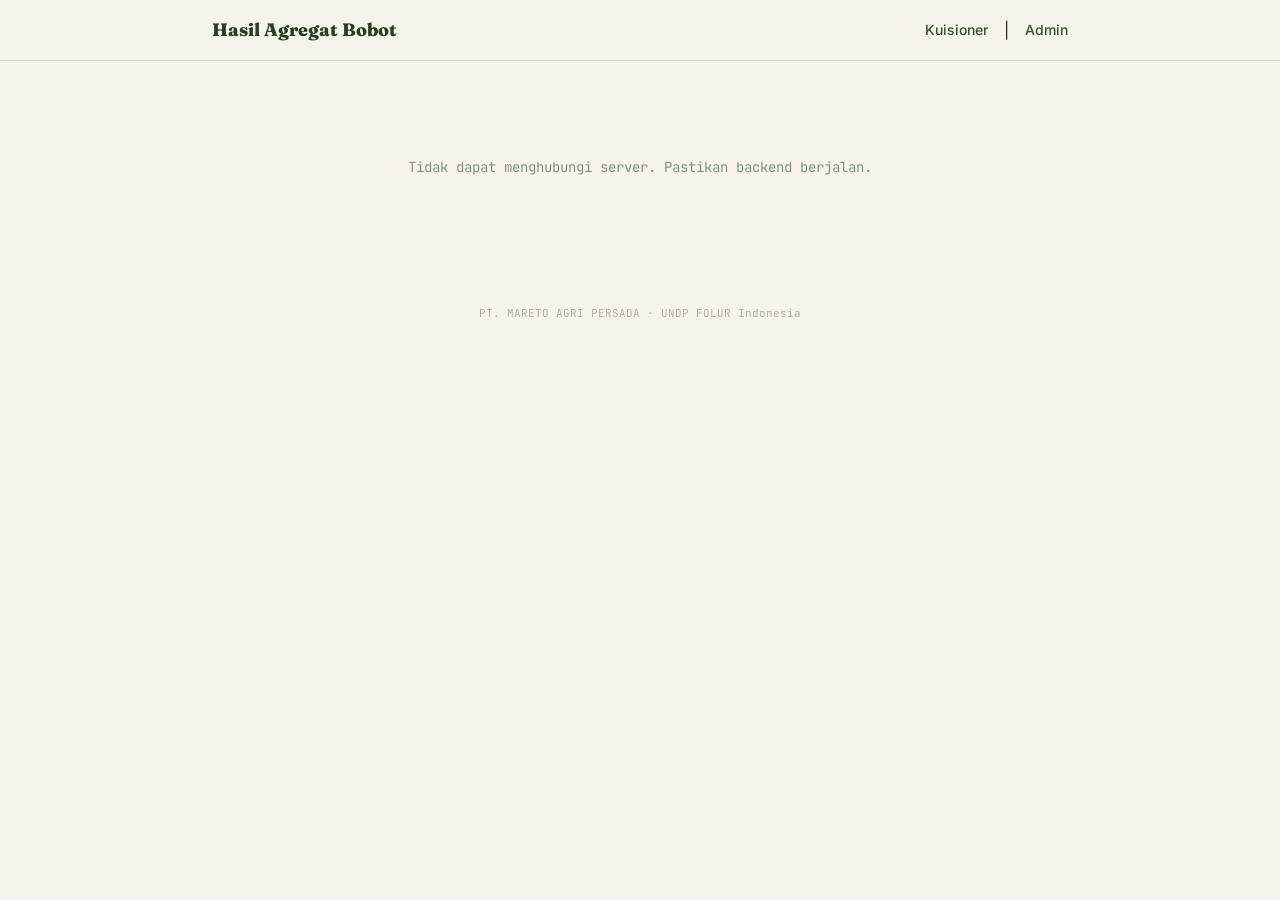
<file: mce-hasil.html>
<!DOCTYPE html>
<html lang="id">
<head>
  <meta charset="UTF-8" />
  <meta name="viewport" content="width=device-width, initial-scale=1.0" />
  <title>Hasil Agregat — Bobot Zonasi FOLUR Luwu</title>
  <link rel="icon" type="image/svg+xml" href="favicon.svg" />
  <link rel="stylesheet" href="css/mce.css" />
  <link rel="preconnect" href="https://fonts.googleapis.com" />
  <link href="https://fonts.googleapis.com/css2?family=Fraunces:opsz,wght@9..144,600;9..144,800&family=Inter:wght@400;500;600&family=JetBrains+Mono:wght@500&display=swap" rel="stylesheet" />
  <style>body{background:#f6f3ea;}</style>
</head>
<body class="font-sans text-canopy-900 min-h-screen">
  <header class="border-b border-canopy-800/15 bg-[#f6f3ea]/80 backdrop-blur sticky top-0 z-20">
    <div class="max-w-4xl mx-auto px-5 py-4 flex items-center justify-between">
      <p class="font-display font-extrabold text-lg text-canopy-800">Hasil Agregat Bobot</p>
      <nav class="flex items-center gap-4">
        <a href="/mce-index.html" class="text-sm font-medium text-canopy-700 hover:text-clay-500 transition-colors">Kuisioner</a>|
        <a href="/admin.html" class="text-sm font-medium text-canopy-700 hover:text-clay-500 transition-colors">Admin</a>
      </nav>
    </div>
  </header>

  <main class="max-w-4xl mx-auto px-5 py-8">
    <div id="status" class="text-center py-16 text-canopy-700/60 font-mono text-sm">Memuat hasil…</div>

    <section id="content" class="hidden">
      <div class="flex items-baseline justify-between mb-6">
        <h1 class="font-display font-extrabold text-2xl text-canopy-900">Bobot per Indikator</h1>
        <span id="n-experts" class="font-mono text-xs text-canopy-700/60"></span>
      </div>
      <div id="weights-list" class="space-y-2 mb-12"></div>

      <h2 class="font-display font-extrabold text-xl text-canopy-900 mb-4">Perbandingan bobot kriteria antar tipologi</h2>
      <div class="overflow-x-auto rounded-2xl border border-canopy-800/12 bg-white/70">
        <table class="w-full text-sm" id="typ-table"></table>
      </div>
      <p class="text-xs text-canopy-700/55 mt-3 leading-relaxed">
        Kolom GABUNGAN adalah agregasi seluruh ahli/pakar (geometric mean per sel matriks).
        Perbedaan antar tipologi menunjukkan keragaman persepsi yang berguna untuk triangulasi.
      </p>
    </section>
  </main>

  <footer class="max-w-4xl mx-auto px-5 py-8 text-center">
    <p class="font-mono text-[11px] text-canopy-700/40">PT. MARETO AGRI PERSADA · UNDP FOLUR Indonesia</p>
  </footer>

  <script src="js/mce-config.js"></script>
  <script>
    async function load() {
      try {
        const res = await fetch(`${API_BASE}/weights/`);
        if (!res.ok) {
          const d = await res.json();
          document.getElementById("status").textContent = d.detail || "Belum ada data.";
          return;
        }
        const data = await res.json();
        document.getElementById("status").classList.add("hidden");
        document.getElementById("content").classList.remove("hidden");
        document.getElementById("n-experts").textContent = `${data.n_experts} ahli`;

        // Bobot global — bar horizontal
        const list = document.getElementById("weights-list");
        const max = Math.max(...data.bobot_global.map(r => r.bobot_global));
        const palette = { K1:"#3f6b3a", K2:"#5a8a52", K3:"#b6713f", K4:"#9a5a2e", K5:"#7a6a4a" };
        data.bobot_global
          .sort((a,b)=>b.bobot_global-a.bobot_global)
          .forEach(r => {
            const pct = (r.bobot_global / max) * 100;
            const row = document.createElement("div");
            row.className = "bg-white/70 rounded-xl border border-canopy-800/10 p-3";
            row.innerHTML = `
              <div class="flex items-center justify-between mb-1.5">
                <span class="text-sm font-medium text-canopy-800">
                  <span class="font-mono text-xs text-canopy-700/50">${r.konstruk}</span>
                  ${r.indikator}
                </span>
                <span class="font-mono text-sm text-canopy-900">${r.bobot_global.toFixed(4)}</span>
              </div>
              <div class="h-2 rounded-full bg-canopy-800/8 overflow-hidden">
                <div class="h-full rounded-full" style="width:${pct}%;background:${palette[r.konstruk]||'#3f6b3a'}"></div>
              </div>`;
            list.appendChild(row);
          });

        // Tabel perbandingan tipologi
        const comp = data.perbandingan_tipologi;
        const constructs = Object.keys(comp);
        const cols = constructs.length ? Object.keys(comp[constructs[0]]) : [];
        const table = document.getElementById("typ-table");
        const labelMap = { K1:"Kesesuaian Lahan", K2:"Daya Dukung", K3:"Risiko Iklim",
                           K4:"Nilai Konservasi", K5:"Sosial-Ekonomi" };
        let html = `<thead><tr class="border-b border-canopy-800/12 text-left">
          <th class="px-4 py-3 font-medium text-canopy-800">Kriteria</th>
          ${cols.map(c=>`<th class="px-3 py-3 font-mono text-xs ${c==='GABUNGAN'?'text-clay-600':'text-canopy-700/70'}">${c}</th>`).join("")}
        </tr></thead><tbody>`;
        constructs.forEach(c => {
          html += `<tr class="border-b border-canopy-800/8 last:border-0">
            <td class="px-4 py-3 font-medium text-canopy-800">${c} · ${labelMap[c]||""}</td>
            ${cols.map(col=>{
              const v = comp[c][col];
              const strong = col==='GABUNGAN';
              return `<td class="px-3 py-3 font-mono ${strong?'text-clay-600 font-semibold':'text-canopy-800/80'}">${v!==undefined?v.toFixed(3):'–'}</td>`;
            }).join("")}
          </tr>`;
        });
        html += "</tbody>";
        table.innerHTML = html;
      } catch (e) {
        document.getElementById("status").textContent = "Tidak dapat menghubungi server. Pastikan backend berjalan.";
      }
    }
    document.addEventListener("DOMContentLoaded", load);
  </script>
</body>
</html>
</file>
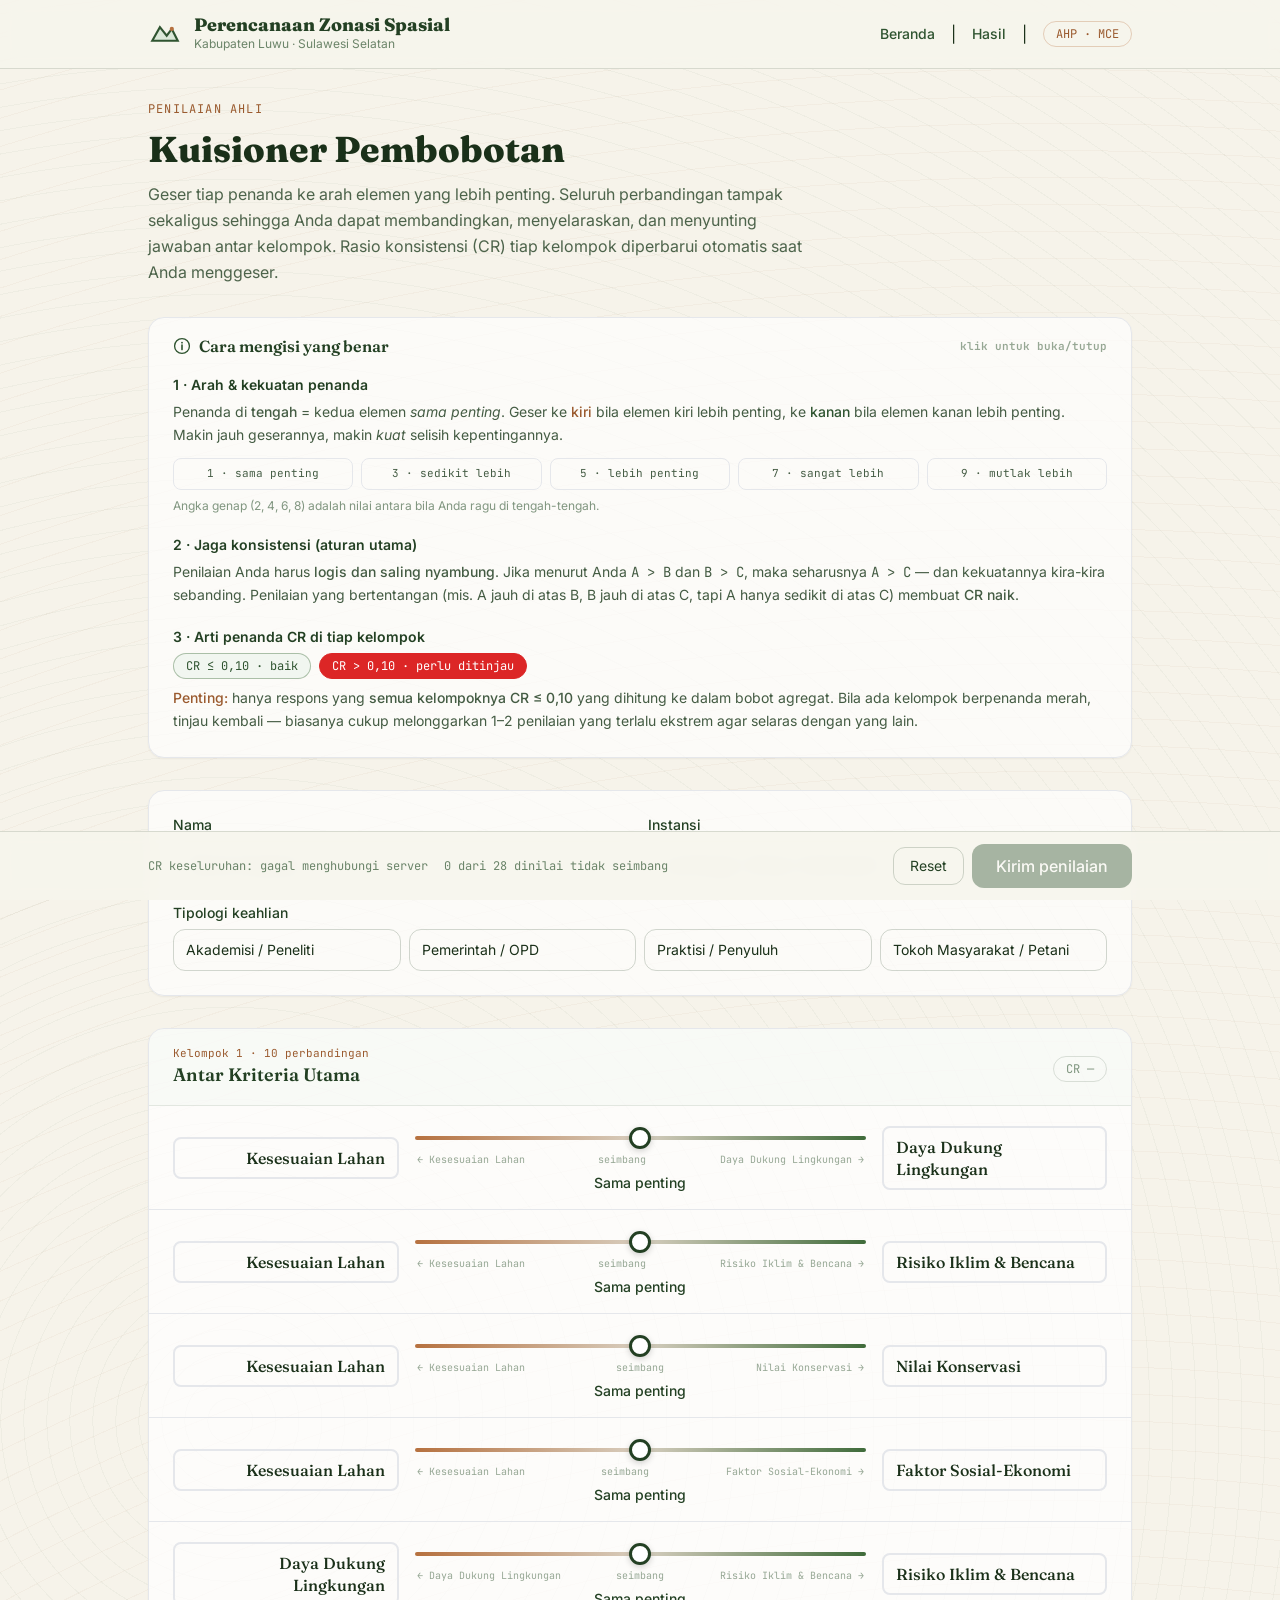
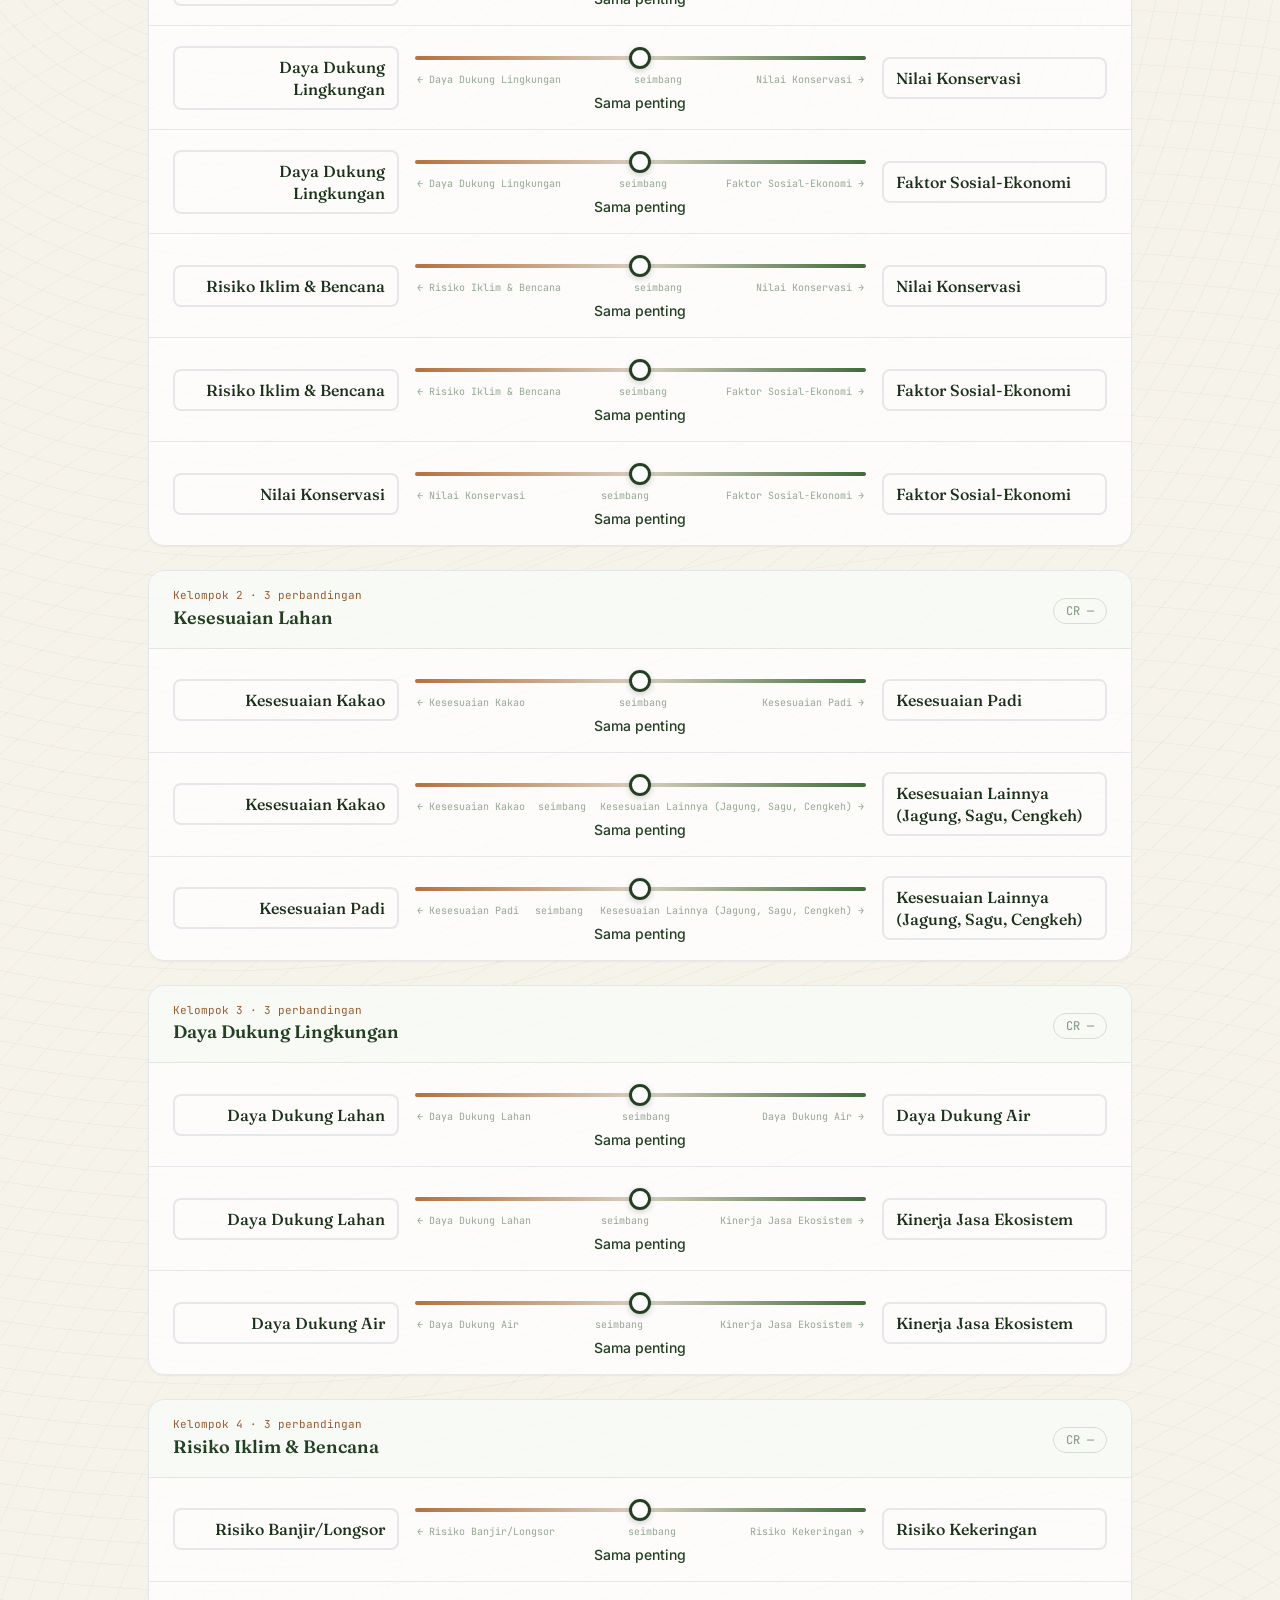
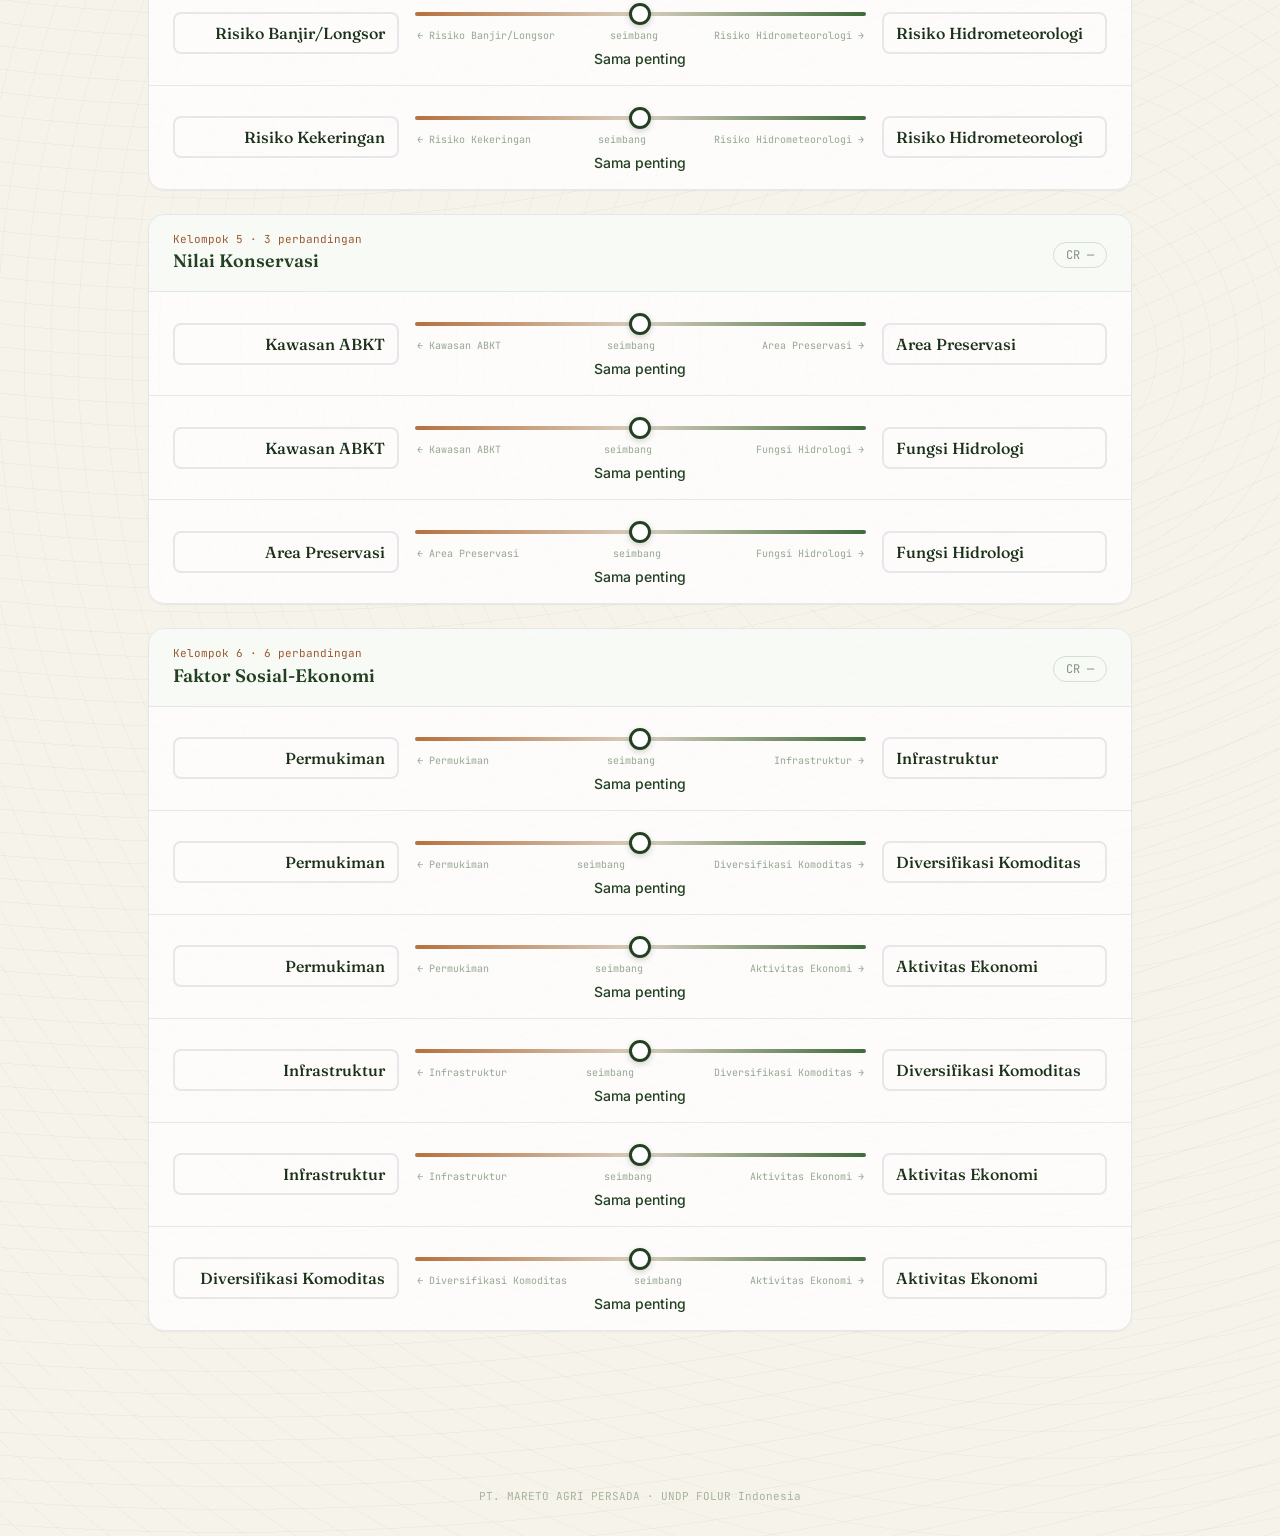
<file: mce-index.html>
<!DOCTYPE html>
<html lang="id">
<head>
  <meta charset="UTF-8" />
  <meta name="viewport" content="width=device-width, initial-scale=1.0" />
  <title>Pembobotan AHP (Satu Halaman) — Zonasi FOLUR Luwu</title>
  <link rel="icon" type="image/svg+xml" href="favicon.svg" />
  <link rel="stylesheet" href="css/mce.css" />
  <link rel="preconnect" href="https://fonts.googleapis.com" />
  <link href="https://fonts.googleapis.com/css2?family=Fraunces:opsz,wght@9..144,400;9..144,600;9..144,800&family=Inter:wght@400;500;600&family=JetBrains+Mono:wght@500&display=swap" rel="stylesheet" />
  <style>
    body { background-color: #f6f3ea; }
    .contour-bg {
      background-image:
        repeating-radial-gradient(circle at 18% 30%, transparent 0 22px, rgba(47,84,48,0.04) 22px 23px),
        repeating-radial-gradient(circle at 82% 75%, transparent 0 26px, rgba(154,90,46,0.045) 26px 27px);
    }
    input[type="range"] { -webkit-appearance: none; appearance: none; background: transparent; }
    input[type="range"]::-webkit-slider-runnable-track {
      height: 4px; border-radius: 999px;
      background: linear-gradient(90deg, #b6713f 0%, #d8cfc0 50%, #3f6b3a 100%);
    }
    input[type="range"]::-moz-range-track {
      height: 4px; border-radius: 999px;
      background: linear-gradient(90deg, #b6713f 0%, #d8cfc0 50%, #3f6b3a 100%);
    }
    input[type="range"]::-webkit-slider-thumb {
      -webkit-appearance: none; appearance: none; margin-top: -9px;
      width: 22px; height: 22px; border-radius: 50%;
      background: #fff; border: 3px solid #234023; cursor: grab;
      box-shadow: 0 2px 6px rgba(0,0,0,0.18);
    }
    input[type="range"]::-moz-range-thumb {
      width: 22px; height: 22px; border-radius: 50%;
      background: #fff; border: 3px solid #234023; cursor: grab;
    }
    input[type="range"]:active::-webkit-slider-thumb { cursor: grabbing; }
    @media (prefers-reduced-motion: reduce) { * { transition: none !important; } }
  </style>
</head>
<body class="font-sans text-canopy-900 contour-bg min-h-screen">

  <!-- Header -->
  <header class="border-b border-canopy-800/15 bg-paper/80 backdrop-blur sticky top-0 z-30">
    <div class="max-w-5xl mx-auto px-5 py-4 flex items-center justify-between">
      <div class="flex items-center gap-3">
        <svg width="34" height="34" viewBox="0 0 40 40" fill="none" aria-hidden="true">
          <path d="M5 28 L14 12 L22 22 L28 14 L35 28 Z" stroke="#2f5430" stroke-width="2.5" fill="#dbe8d8"/>
          <circle cx="28" cy="14" r="2.5" fill="#b6713f"/>
        </svg>
        <div>
          <p class="font-display font-extrabold text-lg leading-none text-canopy-800">Perencanaan Zonasi Spasial</p>
          <p class="text-xs text-canopy-700/70 mt-0.5">Kabupaten Luwu · Sulawesi Selatan</p>
        </div>
      </div>
      <nav class="flex items-center gap-4">
        <a href="/" class="text-sm font-medium text-canopy-700 hover:text-clay-500 transition-colors">Beranda</a>|
        <a href="/mce-hasil.html" class="text-sm font-medium text-canopy-700 hover:text-clay-500 transition-colors">Hasil</a>|
        <span class="font-mono text-xs text-clay-600 border border-clay-500/30 rounded-full px-3 py-1">AHP · MCE</span>
      </nav>
    </div>
  </header>

  <main class="max-w-5xl mx-auto px-5 py-8" id="app">

    <!-- Judul -->
    <div class="mb-8">
      <p class="font-mono text-xs tracking-widest text-clay-600 uppercase mb-3">Penilaian Ahli</p>
      <h1 class="font-display font-extrabold text-3xl sm:text-4xl text-canopy-900 leading-tight mb-3">
        Kuisioner Pembobotan
      </h1>
      <p class="text-canopy-800/80 max-w-2xl leading-relaxed">
        Geser tiap penanda ke arah elemen yang lebih penting. Seluruh perbandingan tampak sekaligus
        sehingga Anda dapat membandingkan, menyelaraskan, dan menyunting jawaban antar kelompok.
        Rasio konsistensi (CR) tiap kelompok diperbarui otomatis saat Anda menggeser.
      </p>
    </div>

    <!-- ===== Panduan cara mengisi ===== -->
    <details open class="bg-white/70 border border-canopy-800/12 rounded-2xl shadow-sm mb-8 overflow-hidden">
      <summary class="cursor-pointer select-none px-6 py-4 font-display font-semibold text-canopy-800 flex items-center gap-2">
        <svg width="18" height="18" viewBox="0 0 20 20" fill="none"><circle cx="10" cy="10" r="8.25" stroke="#2f5430" stroke-width="1.5"/><path d="M10 9v5" stroke="#2f5430" stroke-width="1.8" stroke-linecap="round"/><circle cx="10" cy="6.3" r="1" fill="#2f5430"/></svg>
        Cara mengisi yang benar
        <span class="ml-auto font-mono text-[11px] text-canopy-700/50">klik untuk buka/tutup</span>
      </summary>
      <div class="px-6 pb-6 space-y-5 text-sm text-canopy-800/85 leading-relaxed">

        <!-- 1. Arah & kekuatan -->
        <div>
          <p class="font-semibold text-canopy-800 mb-1">1 · Arah & kekuatan penanda</p>
          <p>Penanda di <span class="font-medium">tengah</span> = kedua elemen <em>sama penting</em>. Geser
          ke <span class="text-clay-600 font-medium">kiri</span> bila elemen kiri lebih penting, ke
          <span class="text-canopy-700 font-medium">kanan</span> bila elemen kanan lebih penting.
          Makin jauh geserannya, makin <em>kuat</em> selisih kepentingannya.</p>
          <!-- Legenda skala Saaty -->
          <div class="mt-3 grid grid-cols-2 sm:grid-cols-5 gap-2 font-mono text-[11px]">
            <div class="rounded-lg border border-canopy-800/12 px-2 py-1.5 text-center">1 · sama penting</div>
            <div class="rounded-lg border border-canopy-800/12 px-2 py-1.5 text-center">3 · sedikit lebih</div>
            <div class="rounded-lg border border-canopy-800/12 px-2 py-1.5 text-center">5 · lebih penting</div>
            <div class="rounded-lg border border-canopy-800/12 px-2 py-1.5 text-center">7 · sangat lebih</div>
            <div class="rounded-lg border border-canopy-800/12 px-2 py-1.5 text-center">9 · mutlak lebih</div>
          </div>
          <p class="mt-2 text-xs text-canopy-700/60">Angka genap (2, 4, 6, 8) adalah nilai antara bila Anda ragu di tengah-tengah.</p>
        </div>

        <!-- 2. Konsistensi -->
        <div>
          <p class="font-semibold text-canopy-800 mb-1">2 · Jaga konsistensi (aturan utama)</p>
          <p>Penilaian Anda harus <span class="font-medium">logis dan saling nyambung</span>. Jika menurut Anda
          <span class="font-mono">A &gt; B</span> dan <span class="font-mono">B &gt; C</span>, maka seharusnya
          <span class="font-mono">A &gt; C</span> — dan kekuatannya kira-kira sebanding. Penilaian yang
          bertentangan (mis. A jauh di atas B, B jauh di atas C, tapi A hanya sedikit di atas C) membuat
          <span class="font-medium">CR naik</span>.</p>
        </div>

        <!-- 3. Arti penanda CR -->
        <div>
          <p class="font-semibold text-canopy-800 mb-1">3 · Arti penanda CR di tiap kelompok</p>
          <div class="flex flex-wrap gap-2 mb-2">
            <span class="font-mono text-xs rounded-full px-3 py-1 border border-canopy-600/40 bg-canopy-50 text-canopy-700">CR ≤ 0,10 · baik</span>
            <span class="font-mono text-xs rounded-full px-3 py-1 border border-red-600 bg-red-600 text-white">CR &gt; 0,10 · perlu ditinjau</span>
          </div>
          <p><span class="text-clay-600 font-medium">Penting:</span> hanya respons yang <span class="font-medium">semua kelompoknya CR ≤ 0,10</span>
          yang dihitung ke dalam bobot agregat. Bila ada kelompok berpenanda merah, tinjau kembali —
          biasanya cukup melonggarkan 1–2 penilaian yang terlalu ekstrem agar selaras dengan yang lain.</p>
        </div>

      </div>
    </details>

    <!-- Identitas -->
    <section class="bg-white/70 border border-canopy-800/12 rounded-2xl p-6 shadow-sm mb-8">
      <div class="grid sm:grid-cols-2 gap-4">
        <div>
          <label class="block text-sm font-medium text-canopy-800 mb-1.5">Nama</label>
          <input id="in-nama" type="text" placeholder="Nama lengkap"
            class="w-full rounded-xl border border-canopy-800/20 px-4 py-2.5 bg-white focus:outline-none focus:ring-2 focus:ring-canopy-600/40" />
        </div>
        <div>
          <label class="block text-sm font-medium text-canopy-800 mb-1.5">Instansi</label>
          <input id="in-instansi" type="text" placeholder="Lembaga / dinas / kelompok"
            class="w-full rounded-xl border border-canopy-800/20 px-4 py-2.5 bg-white focus:outline-none focus:ring-2 focus:ring-canopy-600/40" />
        </div>
      </div>
      <div class="mt-4">
        <label class="block text-sm font-medium text-canopy-800 mb-1.5">Tipologi keahlian</label>
        <div id="tipologi-options" class="grid grid-cols-2 sm:grid-cols-4 gap-2"></div>
      </div>
    </section>

    <!-- Kelompok perbandingan (di-render oleh app.js) -->
    <div id="blocks"></div>

  </main>

  <!-- Bilah aksi melayang -->
  <div class="sticky bottom-0 z-30 border-t border-canopy-800/15 bg-paper/90 backdrop-blur">
    <div class="max-w-5xl mx-auto px-5 py-3 flex flex-wrap items-center gap-3 justify-between">
      <div class="flex items-center gap-4 text-xs font-mono text-canopy-700/70">
        <span id="overall-cr">CR keseluruhan: —</span>
        <span id="filled-count" class="hidden sm:inline"></span>
      </div>
      <div class="flex items-center gap-2">
        <button id="btn-reset"
          class="px-4 py-2 rounded-xl border border-canopy-800/20 text-canopy-800 hover:bg-canopy-50 transition-colors text-sm">
          Reset
        </button>
        <button id="btn-submit"
          class="px-6 py-2.5 rounded-xl bg-canopy-700 hover:bg-canopy-800 text-white font-medium transition-colors disabled:opacity-40 disabled:cursor-not-allowed">
          Kirim penilaian
        </button>
      </div>
    </div>
  </div>

  <!-- Overlay selesai -->
  <div id="done-overlay" class="hidden fixed inset-0 z-40 bg-canopy-900/40 backdrop-blur-sm flex items-center justify-center px-5">
    <div class="bg-paper rounded-2xl p-8 max-w-md text-center shadow-xl">
      <svg width="56" height="56" viewBox="0 0 40 40" class="mx-auto mb-4" fill="none">
        <circle cx="20" cy="20" r="18" fill="#dbe8d8" stroke="#2f5430" stroke-width="2"/>
        <path d="M12 20.5 L18 26 L29 14" stroke="#2f5430" stroke-width="3" stroke-linecap="round" stroke-linejoin="round"/>
      </svg>
      <h2 class="font-display font-extrabold text-2xl text-canopy-900 mb-2">Terima kasih</h2>
      <p class="text-canopy-800/75 mb-6" id="done-msg">Penilaian Anda tersimpan.</p>
      <a href="mce-hasil.html" class="inline-block bg-canopy-700 hover:bg-canopy-800 text-white font-medium rounded-xl px-6 py-3 transition-colors">Lihat hasil agregat</a>
    </div>
  </div>

  <footer class="max-w-5xl mx-auto px-5 py-8 text-center">
    <p class="font-mono text-[11px] text-canopy-700/40">PT. MARETO AGRI PERSADA · UNDP FOLUR Indonesia</p>
  </footer>

  <script src="js/mce-config.js"></script>
  <script src="js/mce-app.js"></script>
</body>
</html>
</file>
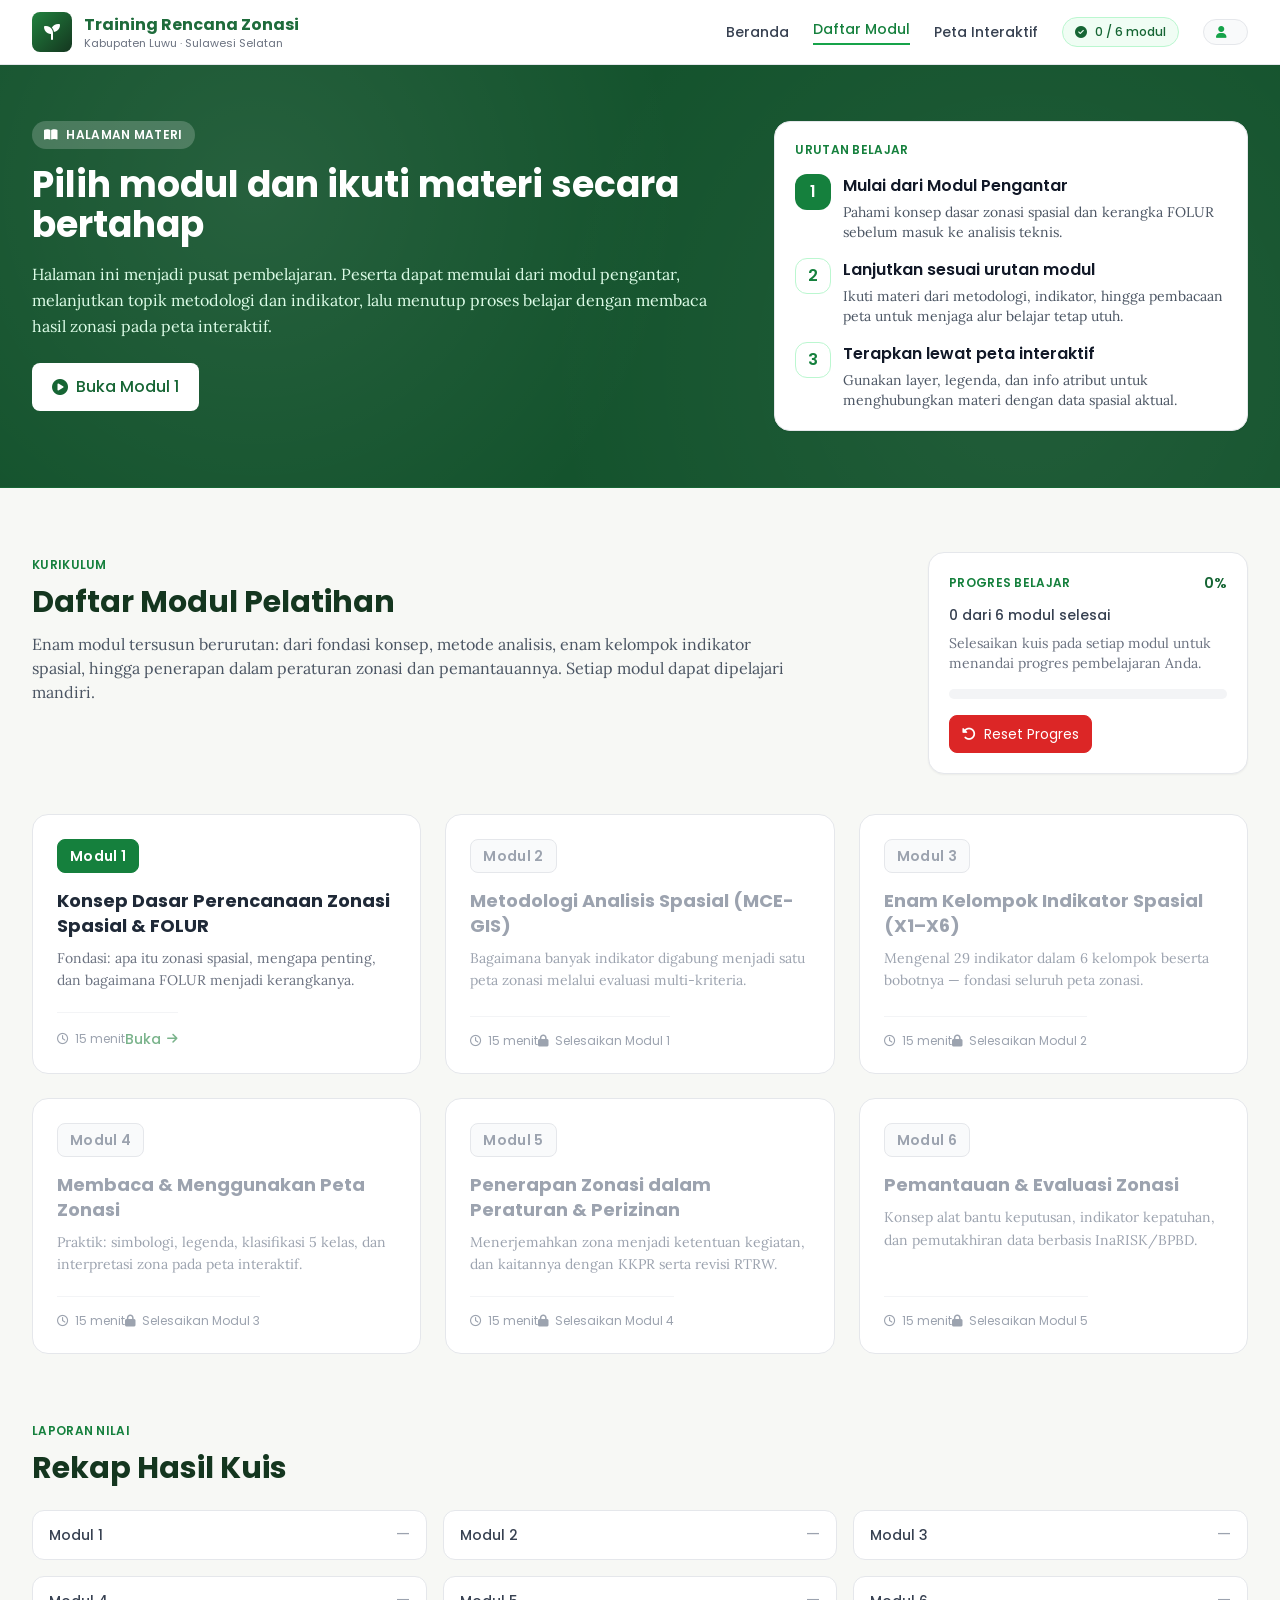
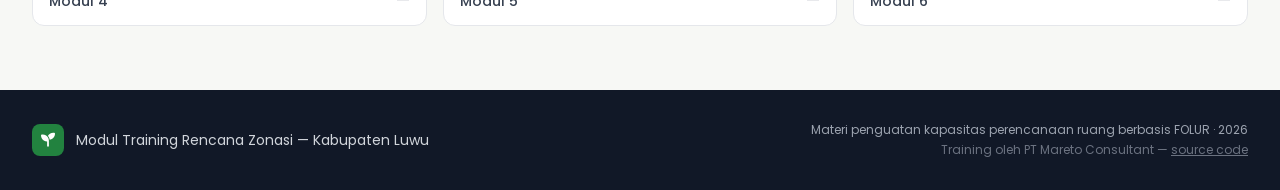
<file: modul.html>
<!DOCTYPE html>
<html lang="id">
<head>
    <meta charset="UTF-8">
    <link rel="icon" href="data:image/svg+xml,<svg xmlns='http://www.w3.org/2000/svg' viewBox='0 0 32 32'><rect width='32' height='32' rx='7' fill='%2322823f'/><path d='M16 5c-3 1-5 4-5 8 0 6 5 13 5 13s5-7 5-13c0-4-2-7-5-8z' fill='white' opacity='.95'/></svg>">
    <meta name="viewport" content="width=device-width, initial-scale=1.0">
    <title>Modul — Training Rencana Zonasi Kabupaten Luwu</title>
    <link rel="stylesheet" href="css/main.css">
    <link rel="stylesheet" href="https://cdnjs.cloudflare.com/ajax/libs/font-awesome/6.5.1/css/all.min.css">
    <style>
        @import url('https://fonts.googleapis.com/css2?family=Poppins:wght@300;400;500;600;700&family=Lora:ital,wght@0,400;0,500;0,600;1,400&display=swap');
        * { margin: 0; padding: 0; box-sizing: border-box; }
        body { font-family: 'Poppins', sans-serif; color: #1f2937; background: #f7f8f5; }
        h1,h2,h3,h4,h5,h6 { font-family: 'Poppins', sans-serif; }
        .prose-body { font-family: 'Lora', serif; }

        :root {
            --green-900:#14361f; --green-800:#1e6b3b; --green-700:#22823f;
            --green-600:#2f9e4f; --green-100:#dcfce7; --green-50:#f0fdf4;
            --sand:#f4f1ea; --ink:#1f2937; --muted:#6b7280;
        }

        ::-webkit-scrollbar { width: 8px; height: 8px; }
        ::-webkit-scrollbar-track { background: #eef0ea; }
        ::-webkit-scrollbar-thumb { background: #b8c2b3; border-radius: 8px; }
        ::-webkit-scrollbar-thumb:hover { background: #94a38d; }

        .reveal { opacity: 0; transform: translateY(24px); transition: opacity .7s ease, transform .7s ease; }
        .reveal.visible { opacity: 1; transform: none; }

        .mod-card { transition: transform .25s ease, box-shadow .25s ease, border-color .25s ease; }
        .mod-card:hover { transform: translateY(-6px); box-shadow: 0 22px 40px -18px rgba(20,54,31,.45); border-color: var(--green-600); }
        .mod-card:hover .mod-badge { background: var(--green-800); border-color: var(--green-800); }
        .mod-card:hover .mod-arrow { transform: translateX(4px); opacity: 1; }

        .ring-bg { stroke: #e5e7eb; }
        .ring-fg { stroke: var(--green-600); stroke-linecap: round; transition: stroke-dashoffset .6s ease; }

        .view { display: none; }
        .view.active { display: block; animation: fade .4s ease; }
        @keyframes fade { from { opacity:0; transform: translateY(10px);} to {opacity:1; transform:none;} }

        .toc-link.active { color: var(--green-800); font-weight: 600; border-left-color: var(--green-600); background: var(--green-50); }
        .toc-link { border-left: 3px solid transparent; transition: all .2s ease; }

        .chip { transition: all .2s ease; }
        .chip:hover { background: var(--green-100); border-color: var(--green-600); }

        .quiz-opt { transition: all .15s ease; cursor: pointer; }
        .quiz-opt:hover { border-color: var(--green-600); background: var(--green-50); }
        .quiz-opt.correct { border-color:#16a34a; background:#dcfce7; }
        .quiz-opt.wrong { border-color:#dc2626; background:#fee2e2; }
        .quiz-opt.disabled { pointer-events:none; }

        .hero-contour { background-image:
            radial-gradient(circle at 20% 30%, rgba(255,255,255,.08), transparent 40%),
            radial-gradient(circle at 80% 70%, rgba(255,255,255,.06), transparent 45%); }

        .mark { background: linear-gradient(transparent 60%, var(--green-100) 60%); }

        @media print {
            .no-print { display:none !important; }
            .view.active { display:block !important; }
            .view:not(.active) { display:none !important; }
        }
    </style>
</head>
<body>

    <header class="bg-white border-b border-gray-200 sticky top-0 z-50 no-print">
        <div class="max-w-7xl mx-auto px-4 sm:px-6 lg:px-8">
            <div class="flex items-center justify-between h-16">
                <a href="#" onclick="goHome();return false;" class="flex items-center gap-3">
                    <div class="w-10 h-10 rounded-lg flex items-center justify-center text-white"
                         style="background:linear-gradient(135deg,var(--green-700),var(--green-900));">
                        <i class="fas fa-seedling"></i>
                    </div>
                    <div class="leading-tight">
                        <h1 class="text-base font-bold" style="color:var(--green-800)">Training Rencana Zonasi</h1>
                        <p class="text-[11px] text-gray-500">Kabupaten Luwu · Sulawesi Selatan</p>
                    </div>
                </a>

                <nav class="hidden md:flex items-center gap-6">
                    <a href="index.html" class="text-gray-700 hover:text-green-700 font-medium text-sm">Beranda</a>
                    <a href="#daftar-modul" onclick="scrollToModul();return false;" class="text-green-700 font-medium text-sm border-b-2 border-green-600 pb-1">Daftar Modul</a>
                    <a href="map.html" class="text-gray-700 hover:text-green-700 font-medium text-sm">Peta Interaktif</a>
                    <span id="progressBadge" class="hidden sm:inline-flex items-center gap-2 text-xs font-medium text-green-800 bg-green-50 border border-green-200 px-3 py-1.5 rounded-full">
                        <i class="fas fa-circle-check"></i> <span id="progressText">0 / 6 modul</span>
                    </span>
                    <span id="userBadge" class="hidden sm:inline-flex items-center gap-2 text-xs text-gray-700 bg-gray-50 border border-gray-200 px-3 py-1.5 rounded-full">
                        <i class="fas fa-user text-green-600"></i> <span id="userBadgeText"></span>
                    </span>
                </nav>

                <button id="mobileBtn" class="md:hidden text-gray-700"><i class="fas fa-bars text-xl"></i></button>
            </div>
            <div id="mobileMenu" class="hidden md:hidden pb-4 space-y-1">
                <a href="index.html" class="block py-2 text-gray-700 text-sm">Beranda</a>
                <a href="#daftar-modul" onclick="scrollToModul();return false;" class="block rounded-lg bg-green-50 border border-green-200 px-3 py-2 text-green-700 font-medium text-sm">Modul Pelatihan</a>
                <a href="map.html" class="block py-2 text-gray-700 text-sm">Peta Interaktif</a>
            </div>
        </div>
    </header>

    <main id="homeView" class="view active">
        <section class="hero-contour border-b border-green-800 bg-green-900 no-print">
            <div class="max-w-7xl mx-auto px-4 sm:px-6 lg:px-8 py-12 lg:py-14">
                <div class="grid lg:grid-cols-[1.2fr_.8fr] gap-8 items-start">
                    <div class="reveal">
                        <span class="inline-flex items-center gap-2 text-xs font-semibold tracking-wide uppercase text-white bg-white/20 px-3 py-1.5 rounded-full mb-4">
                            <i class="fas fa-book-open"></i> Halaman Materi
                        </span>
                        <h2 class="text-3xl sm:text-4xl font-bold leading-tight text-white">
                            Pilih modul dan ikuti materi secara bertahap
                        </h2>
                        <p class="prose-body text-green-100 mt-4 max-w-3xl leading-relaxed">
                            Halaman ini menjadi pusat pembelajaran. Peserta dapat memulai dari modul pengantar,
                            melanjutkan topik metodologi dan indikator, lalu menutup proses belajar dengan membaca
                            hasil zonasi pada peta interaktif.
                        </p>
                        <div class="flex flex-wrap gap-3 mt-6">
                            <a href="?open=0" class="inline-flex items-center gap-2 bg-white hover:bg-green-50 text-green-800 font-medium px-5 py-3 rounded-lg transition">
                                <i class="fas fa-play-circle"></i> Buka Modul 1
                            </a>
                        </div>
                    </div>

                    <div class="reveal">
                        <div class="bg-white rounded-2xl border border-gray-200 shadow-sm p-5">
                            <p class="text-xs font-semibold uppercase tracking-wide text-green-700 mb-4">Urutan Belajar</p>
                            <div class="space-y-4">
                                <div class="flex items-start gap-3">
                                    <div class="w-9 h-9 rounded-xl bg-green-700 text-white flex items-center justify-center font-semibold flex-shrink-0">1</div>
                                    <div>
                                        <h3 class="font-semibold text-gray-900">Mulai dari Modul Pengantar</h3>
                                        <p class="prose-body text-sm text-gray-600 mt-1">Pahami konsep dasar zonasi spasial dan kerangka FOLUR sebelum masuk ke analisis teknis.</p>
                                    </div>
                                </div>
                                <div class="flex items-start gap-3">
                                    <div class="w-9 h-9 rounded-xl bg-white border border-green-200 text-green-700 flex items-center justify-center font-semibold flex-shrink-0">2</div>
                                    <div>
                                        <h3 class="font-semibold text-gray-900">Lanjutkan sesuai urutan modul</h3>
                                        <p class="prose-body text-sm text-gray-600 mt-1">Ikuti materi dari metodologi, indikator, hingga pembacaan peta untuk menjaga alur belajar tetap utuh.</p>
                                    </div>
                                </div>
                                <div class="flex items-start gap-3">
                                    <div class="w-9 h-9 rounded-xl bg-white border border-green-200 text-green-700 flex items-center justify-center font-semibold flex-shrink-0">3</div>
                                    <div>
                                        <h3 class="font-semibold text-gray-900">Terapkan lewat peta interaktif</h3>
                                        <p class="prose-body text-sm text-gray-600 mt-1">Gunakan layer, legenda, dan info atribut untuk menghubungkan materi dengan data spasial aktual.</p>
                                    </div>
                                </div>
                            </div>
                        </div>
                    </div>
                </div>
            </div>
        </section>

        <section id="daftar-modul" class="max-w-7xl mx-auto px-4 sm:px-6 lg:px-8 py-16 no-print">
            <div class="grid lg:grid-cols-[1fr_320px] gap-6 items-start mb-10">
                <div class="reveal">
                    <span class="text-xs font-semibold tracking-wide uppercase text-green-700">Kurikulum</span>
                    <h3 class="text-2xl sm:text-3xl font-bold mt-2" style="color:var(--green-900)">Daftar Modul Pelatihan</h3>
                    <p class="prose-body text-gray-600 mt-3 max-w-3xl">
                        Enam modul tersusun berurutan: dari fondasi konsep, metode analisis, enam kelompok indikator spasial,
                        hingga penerapan dalam peraturan zonasi dan pemantauannya. Setiap modul dapat dipelajari mandiri.
                    </p>
                </div>

                <div class="reveal">
                    <div class="bg-white rounded-2xl border border-gray-200 shadow-sm p-5">
                        <div class="flex items-center justify-between gap-3 mb-3">
                            <p class="text-xs font-semibold uppercase tracking-wide text-green-700">Progres Belajar</p>
                            <span id="progressSummaryPercent" class="text-sm font-semibold text-green-800">0%</span>
                        </div>
                        <p id="progressSummaryText" class="text-sm text-gray-700 font-medium">0 dari 6 modul selesai</p>
                        <p class="prose-body text-sm text-gray-500 mt-2">Selesaikan kuis pada setiap modul untuk menandai progres pembelajaran Anda.</p>
                        <div class="mt-4 h-2.5 bg-gray-100 rounded-full overflow-hidden">
                            <div id="progressSummaryBar" class="h-full bg-green-700 rounded-full transition-all duration-500" style="width: 0%;"></div>
                        </div>
                        <p id="progressNotice" class="hidden mt-3 text-sm font-medium text-green-700" aria-live="polite"></p>
                        <button id="resetProgressBtn" type="button" class="mt-4 inline-flex items-center gap-2 text-sm text-white bg-red-600 hover:bg-red-700 border border-red-600 rounded-lg px-3 py-2 transition">
                            <i class="fas fa-rotate-left"></i> Reset Progres
                        </button>
                    </div>
                </div>
            </div>
            <div id="moduleGrid" class="grid sm:grid-cols-2 lg:grid-cols-3 gap-6"></div>
        </section>

        <section id="report" class="max-w-7xl mx-auto px-4 sm:px-6 lg:px-8 pb-16">
            <div class="reveal">
                <span class="text-xs font-semibold tracking-wide uppercase text-green-700">Laporan Nilai</span>
                <h3 class="text-2xl sm:text-3xl font-bold mt-2 mb-6" style="color:var(--green-900)">Rekap Hasil Kuis</h3>
                <div class="grid sm:grid-cols-2 lg:grid-cols-3 gap-4" id="reportGrid"></div>
                <div id="reportFinal" class="mt-6 p-5 rounded-2xl border border-green-200 bg-green-50 hidden"></div>
            </div>
        </section>

    </main>

    <main id="moduleView" class="view">
        <div class="max-w-7xl mx-auto px-4 sm:px-6 lg:px-8 py-8">
            <div class="flex items-center justify-between mb-6 no-print">
                <button onclick="goHome()" class="inline-flex items-center gap-2 text-sm font-medium text-green-800 bg-green-50 border border-green-200 hover:bg-green-100 rounded-lg px-4 py-2 transition">
                    <i class="fas fa-arrow-left"></i> Kembali ke Daftar Modul
                </button>
                <div class="flex items-center gap-2">
                    <button id="prevBtn" onclick="navModule(-1)" class="inline-flex items-center gap-1.5 text-sm px-3 py-1.5 rounded-lg border border-gray-200 hover:bg-gray-50"><i class="fas fa-chevron-left text-xs"></i> Sebelumnya</button>
                    <button id="nextBtn" onclick="navModule(1)" class="inline-flex items-center gap-1.5 text-sm px-3 py-1.5 rounded-lg border border-gray-200 hover:bg-gray-50">Berikutnya <i class="fas fa-chevron-right text-xs"></i></button>
                </div>
            </div>

            <div class="grid lg:grid-cols-[260px_1fr] gap-8">
                <aside class="no-print">
                    <div class="lg:sticky lg:top-24">
                        <div class="bg-white rounded-xl border border-gray-200 p-4">
                            <p class="text-xs font-semibold uppercase tracking-wide text-gray-400 mb-3">Daftar Isi</p>
                            <nav id="tocNav" class="space-y-1 text-sm"></nav>
                        </div>
                        <button onclick="window.print()" class="mt-3 w-full inline-flex items-center justify-center gap-2 text-sm text-gray-600 hover:text-green-700 border border-gray-200 rounded-lg py-2 hover:bg-gray-50">
                            <i class="fas fa-print"></i> Cetak / PDF
                        </button>
                    </div>
                </aside>

                <article>
                    <div class="bg-white border border-gray-200 rounded-2xl shadow-sm p-5 sm:p-7 lg:p-8">
                        <div id="moduleContent" class="prose-body"></div>
                    </div>
                </article>
            </div>
        </div>
    </main>

    <footer class="bg-gray-900 text-gray-400 py-8 no-print">
        <div class="max-w-7xl mx-auto px-4 sm:px-6 lg:px-8 flex flex-col sm:flex-row items-center justify-between gap-4">
            <div class="flex items-center gap-3">
                <div class="w-8 h-8 rounded-lg flex items-center justify-center text-white" style="background:var(--green-700)"><i class="fas fa-seedling text-sm"></i></div>
                <span class="text-sm text-gray-300">Modul Training Rencana Zonasi — Kabupaten Luwu</span>
            </div>
            <div class="text-center sm:text-right">
                <p class="text-xs">Materi penguatan kapasitas perencanaan ruang berbasis FOLUR · 2026</p>
                <p class="text-xs text-gray-500 mt-1">Training oleh PT Mareto Consultant &mdash; <a href="https://github.com/wanantara-green/training-02.git" class="hover:text-gray-300 underline" target="_blank" rel="noopener">source code</a></p>
            </div>
        </div>
    </footer>

    <script src="js/modul-data.js"></script>
    <script src="js/app.js"></script>
</body>
</html>
</file>
<file: css/main.css>
*,:after,:before{--tw-border-spacing-x:0;--tw-border-spacing-y:0;--tw-translate-x:0;--tw-translate-y:0;--tw-rotate:0;--tw-skew-x:0;--tw-skew-y:0;--tw-scale-x:1;--tw-scale-y:1;--tw-pan-x: ;--tw-pan-y: ;--tw-pinch-zoom: ;--tw-scroll-snap-strictness:proximity;--tw-gradient-from-position: ;--tw-gradient-via-position: ;--tw-gradient-to-position: ;--tw-ordinal: ;--tw-slashed-zero: ;--tw-numeric-figure: ;--tw-numeric-spacing: ;--tw-numeric-fraction: ;--tw-ring-inset: ;--tw-ring-offset-width:0px;--tw-ring-offset-color:#fff;--tw-ring-color:rgba(59,130,246,.5);--tw-ring-offset-shadow:0 0 #0000;--tw-ring-shadow:0 0 #0000;--tw-shadow:0 0 #0000;--tw-shadow-colored:0 0 #0000;--tw-blur: ;--tw-brightness: ;--tw-contrast: ;--tw-grayscale: ;--tw-hue-rotate: ;--tw-invert: ;--tw-saturate: ;--tw-sepia: ;--tw-drop-shadow: ;--tw-backdrop-blur: ;--tw-backdrop-brightness: ;--tw-backdrop-contrast: ;--tw-backdrop-grayscale: ;--tw-backdrop-hue-rotate: ;--tw-backdrop-invert: ;--tw-backdrop-opacity: ;--tw-backdrop-saturate: ;--tw-backdrop-sepia: ;--tw-contain-size: ;--tw-contain-layout: ;--tw-contain-paint: ;--tw-contain-style: }::backdrop{--tw-border-spacing-x:0;--tw-border-spacing-y:0;--tw-translate-x:0;--tw-translate-y:0;--tw-rotate:0;--tw-skew-x:0;--tw-skew-y:0;--tw-scale-x:1;--tw-scale-y:1;--tw-pan-x: ;--tw-pan-y: ;--tw-pinch-zoom: ;--tw-scroll-snap-strictness:proximity;--tw-gradient-from-position: ;--tw-gradient-via-position: ;--tw-gradient-to-position: ;--tw-ordinal: ;--tw-slashed-zero: ;--tw-numeric-figure: ;--tw-numeric-spacing: ;--tw-numeric-fraction: ;--tw-ring-inset: ;--tw-ring-offset-width:0px;--tw-ring-offset-color:#fff;--tw-ring-color:rgba(59,130,246,.5);--tw-ring-offset-shadow:0 0 #0000;--tw-ring-shadow:0 0 #0000;--tw-shadow:0 0 #0000;--tw-shadow-colored:0 0 #0000;--tw-blur: ;--tw-brightness: ;--tw-contrast: ;--tw-grayscale: ;--tw-hue-rotate: ;--tw-invert: ;--tw-saturate: ;--tw-sepia: ;--tw-drop-shadow: ;--tw-backdrop-blur: ;--tw-backdrop-brightness: ;--tw-backdrop-contrast: ;--tw-backdrop-grayscale: ;--tw-backdrop-hue-rotate: ;--tw-backdrop-invert: ;--tw-backdrop-opacity: ;--tw-backdrop-saturate: ;--tw-backdrop-sepia: ;--tw-contain-size: ;--tw-contain-layout: ;--tw-contain-paint: ;--tw-contain-style: }/*! tailwindcss v3.4.19 | MIT License | https://tailwindcss.com*/*,:after,:before{box-sizing:border-box;border:0 solid #e5e7eb}:after,:before{--tw-content:""}:host,html{line-height:1.5;-webkit-text-size-adjust:100%;-moz-tab-size:4;-o-tab-size:4;tab-size:4;font-family:ui-sans-serif,system-ui,sans-serif,Apple Color Emoji,Segoe UI Emoji,Segoe UI Symbol,Noto Color Emoji;font-feature-settings:normal;font-variation-settings:normal;-webkit-tap-highlight-color:transparent}body{margin:0;line-height:inherit}hr{height:0;color:inherit;border-top-width:1px}abbr:where([title]){-webkit-text-decoration:underline dotted;text-decoration:underline dotted}h1,h2,h3,h4,h5,h6{font-size:inherit;font-weight:inherit}a{color:inherit;text-decoration:inherit}b,strong{font-weight:bolder}code,kbd,pre,samp{font-family:ui-monospace,SFMono-Regular,Menlo,Monaco,Consolas,Liberation Mono,Courier New,monospace;font-feature-settings:normal;font-variation-settings:normal;font-size:1em}small{font-size:80%}sub,sup{font-size:75%;line-height:0;position:relative;vertical-align:baseline}sub{bottom:-.25em}sup{top:-.5em}table{text-indent:0;border-color:inherit;border-collapse:collapse}button,input,optgroup,select,textarea{font-family:inherit;font-feature-settings:inherit;font-variation-settings:inherit;font-size:100%;font-weight:inherit;line-height:inherit;letter-spacing:inherit;color:inherit;margin:0;padding:0}button,select{text-transform:none}button,input:where([type=button]),input:where([type=reset]),input:where([type=submit]){-webkit-appearance:button;background-color:transparent;background-image:none}:-moz-focusring{outline:auto}:-moz-ui-invalid{box-shadow:none}progress{vertical-align:baseline}::-webkit-inner-spin-button,::-webkit-outer-spin-button{height:auto}[type=search]{-webkit-appearance:textfield;outline-offset:-2px}::-webkit-search-decoration{-webkit-appearance:none}::-webkit-file-upload-button{-webkit-appearance:button;font:inherit}summary{display:list-item}blockquote,dd,dl,figure,h1,h2,h3,h4,h5,h6,hr,p,pre{margin:0}fieldset{margin:0}fieldset,legend{padding:0}menu,ol,ul{list-style:none;margin:0;padding:0}dialog{padding:0}textarea{resize:vertical}input::-moz-placeholder,textarea::-moz-placeholder{opacity:1;color:#9ca3af}input::placeholder,textarea::placeholder{opacity:1;color:#9ca3af}[role=button],button{cursor:pointer}:disabled{cursor:default}audio,canvas,embed,iframe,img,object,svg,video{display:block;vertical-align:middle}img,video{max-width:100%;height:auto}[hidden]:where(:not([hidden=until-found])){display:none}.container{width:100%}@media (min-width:640px){.container{max-width:640px}}@media (min-width:768px){.container{max-width:768px}}@media (min-width:1024px){.container{max-width:1024px}}@media (min-width:1280px){.container{max-width:1280px}}@media (min-width:1536px){.container{max-width:1536px}}.pointer-events-none{pointer-events:none}.visible{visibility:visible}.invisible{visibility:hidden}.fixed{position:fixed}.absolute{position:absolute}.relative{position:relative}.sticky{position:sticky}.inset-0{inset:0}.left-4{left:1rem}.right-4{right:1rem}.top-0{top:0}.top-3{top:.75rem}.top-4{top:1rem}.z-50{z-index:50}.z-\[1000\]{z-index:1000}.z-\[1001\]{z-index:1001}.z-\[100\]{z-index:100}.z-\[2000\]{z-index:2000}.z-\[997\]{z-index:997}.z-\[9999\]{z-index:9999}.z-\[999\]{z-index:999}.mx-4{margin-left:1rem;margin-right:1rem}.mx-auto{margin-left:auto;margin-right:auto}.my-6{margin-top:1.5rem;margin-bottom:1.5rem}.mb-1{margin-bottom:.25rem}.mb-10{margin-bottom:2.5rem}.mb-2{margin-bottom:.5rem}.mb-3{margin-bottom:.75rem}.mb-4{margin-bottom:1rem}.mb-5{margin-bottom:1.25rem}.mb-6{margin-bottom:1.5rem}.ml-4{margin-left:1rem}.ml-auto{margin-left:auto}.mr-1\.5{margin-right:.375rem}.mt-1{margin-top:.25rem}.mt-10{margin-top:2.5rem}.mt-2{margin-top:.5rem}.mt-3{margin-top:.75rem}.mt-4{margin-top:1rem}.mt-5{margin-top:1.25rem}.mt-6{margin-top:1.5rem}.mt-8{margin-top:2rem}.block{display:block}.inline-block{display:inline-block}.inline{display:inline}.flex{display:flex}.inline-flex{display:inline-flex}.table{display:table}.\!grid{display:grid!important}.grid{display:grid}.hidden{display:none}.h-1\.5{height:.375rem}.h-10{height:2.5rem}.h-11{height:2.75rem}.h-12{height:3rem}.h-14{height:3.5rem}.h-16{height:4rem}.h-2{height:.5rem}.h-2\.5{height:.625rem}.h-8{height:2rem}.h-9{height:2.25rem}.h-full{height:100%}.min-h-screen{min-height:100vh}.w-10{width:2.5rem}.w-11{width:2.75rem}.w-12{width:3rem}.w-14{width:3.5rem}.w-36{width:9rem}.w-8{width:2rem}.w-9{width:2.25rem}.w-\[290px\]{width:290px}.w-\[300px\]{width:300px}.w-\[350px\]{width:350px}.w-\[400px\]{width:400px}.w-full{width:100%}.min-w-0{min-width:0}.max-w-3xl{max-width:48rem}.max-w-4xl{max-width:56rem}.max-w-7xl{max-width:80rem}.max-w-\[85\%\]{max-width:85%}.max-w-\[90\%\]{max-width:90%}.max-w-full{max-width:100%}.max-w-lg{max-width:32rem}.max-w-sm{max-width:24rem}.flex-1{flex:1 1 0%}.flex-shrink{flex-shrink:1}.flex-shrink-0{flex-shrink:0}.flex-grow{flex-grow:1}.transform{transform:translate(var(--tw-translate-x),var(--tw-translate-y)) rotate(var(--tw-rotate)) skewX(var(--tw-skew-x)) skewY(var(--tw-skew-y)) scaleX(var(--tw-scale-x)) scaleY(var(--tw-scale-y))}.cursor-not-allowed{cursor:not-allowed}.resize{resize:both}.list-disc{list-style-type:disc}.grid-cols-2{grid-template-columns:repeat(2,minmax(0,1fr))}.grid-cols-3{grid-template-columns:repeat(3,minmax(0,1fr))}.flex-col{flex-direction:column}.flex-wrap{flex-wrap:wrap}.items-start{align-items:flex-start}.items-center{align-items:center}.justify-center{justify-content:center}.justify-between{justify-content:space-between}.gap-1\.5{gap:.375rem}.gap-10{gap:2.5rem}.gap-2{gap:.5rem}.gap-3{gap:.75rem}.gap-4{gap:1rem}.gap-6{gap:1.5rem}.gap-8{gap:2rem}.space-y-1>:not([hidden])~:not([hidden]){--tw-space-y-reverse:0;margin-top:calc(.25rem*(1 - var(--tw-space-y-reverse)));margin-bottom:calc(.25rem*var(--tw-space-y-reverse))}.space-y-3>:not([hidden])~:not([hidden]){--tw-space-y-reverse:0;margin-top:calc(.75rem*(1 - var(--tw-space-y-reverse)));margin-bottom:calc(.75rem*var(--tw-space-y-reverse))}.space-y-4>:not([hidden])~:not([hidden]){--tw-space-y-reverse:0;margin-top:calc(1rem*(1 - var(--tw-space-y-reverse)));margin-bottom:calc(1rem*var(--tw-space-y-reverse))}.self-start{align-self:flex-start}.overflow-hidden{overflow:hidden}.overflow-y-auto{overflow-y:auto}.truncate{overflow:hidden;text-overflow:ellipsis;white-space:nowrap}.whitespace-pre-wrap{white-space:pre-wrap}.rounded-2xl{border-radius:1rem}.rounded-full{border-radius:9999px}.rounded-lg{border-radius:.5rem}.rounded-xl{border-radius:.75rem}.rounded-l-lg{border-top-left-radius:.5rem;border-bottom-left-radius:.5rem}.rounded-r-lg{border-top-right-radius:.5rem;border-bottom-right-radius:.5rem}.rounded-r-md{border-top-right-radius:.375rem;border-bottom-right-radius:.375rem}.border{border-width:1px}.border-2{border-width:2px}.border-4{border-width:4px}.border-b{border-bottom-width:1px}.border-b-2{border-bottom-width:2px}.border-t{border-top-width:1px}.border-gray-100{--tw-border-opacity:1;border-color:rgb(243 244 246/var(--tw-border-opacity,1))}.border-gray-200{--tw-border-opacity:1;border-color:rgb(229 231 235/var(--tw-border-opacity,1))}.border-gray-300{--tw-border-opacity:1;border-color:rgb(209 213 219/var(--tw-border-opacity,1))}.border-green-100{--tw-border-opacity:1;border-color:rgb(220 252 231/var(--tw-border-opacity,1))}.border-green-200{--tw-border-opacity:1;border-color:rgb(187 247 208/var(--tw-border-opacity,1))}.border-green-600{--tw-border-opacity:1;border-color:rgb(22 163 74/var(--tw-border-opacity,1))}.border-green-700{--tw-border-opacity:1;border-color:rgb(21 128 61/var(--tw-border-opacity,1))}.border-green-800{--tw-border-opacity:1;border-color:rgb(22 101 52/var(--tw-border-opacity,1))}.border-red-600{--tw-border-opacity:1;border-color:rgb(220 38 38/var(--tw-border-opacity,1))}.border-white\/20{border-color:hsla(0,0%,100%,.2)}.bg-\[\#f4f7f1\]{--tw-bg-opacity:1;background-color:rgb(244 247 241/var(--tw-bg-opacity,1))}.bg-amber-700{--tw-bg-opacity:1;background-color:rgb(180 83 9/var(--tw-bg-opacity,1))}.bg-black\/40{background-color:rgba(0,0,0,.4)}.bg-black\/50{background-color:rgba(0,0,0,.5)}.bg-black\/80{background-color:rgba(0,0,0,.8)}.bg-blue-600{--tw-bg-opacity:1;background-color:rgb(37 99 235/var(--tw-bg-opacity,1))}.bg-cyan-700{--tw-bg-opacity:1;background-color:rgb(14 116 144/var(--tw-bg-opacity,1))}.bg-gray-100{--tw-bg-opacity:1;background-color:rgb(243 244 246/var(--tw-bg-opacity,1))}.bg-gray-50{--tw-bg-opacity:1;background-color:rgb(249 250 251/var(--tw-bg-opacity,1))}.bg-gray-900{--tw-bg-opacity:1;background-color:rgb(17 24 39/var(--tw-bg-opacity,1))}.bg-green-100{--tw-bg-opacity:1;background-color:rgb(220 252 231/var(--tw-bg-opacity,1))}.bg-green-50{--tw-bg-opacity:1;background-color:rgb(240 253 244/var(--tw-bg-opacity,1))}.bg-green-700{--tw-bg-opacity:1;background-color:rgb(21 128 61/var(--tw-bg-opacity,1))}.bg-green-900{--tw-bg-opacity:1;background-color:rgb(20 83 45/var(--tw-bg-opacity,1))}.bg-indigo-600{--tw-bg-opacity:1;background-color:rgb(79 70 229/var(--tw-bg-opacity,1))}.bg-lime-700{--tw-bg-opacity:1;background-color:rgb(77 124 15/var(--tw-bg-opacity,1))}.bg-red-600{--tw-bg-opacity:1;background-color:rgb(220 38 38/var(--tw-bg-opacity,1))}.bg-stone-600{--tw-bg-opacity:1;background-color:rgb(87 83 78/var(--tw-bg-opacity,1))}.bg-white{--tw-bg-opacity:1;background-color:rgb(255 255 255/var(--tw-bg-opacity,1))}.bg-white\/20{background-color:hsla(0,0%,100%,.2)}.bg-white\/90{background-color:hsla(0,0%,100%,.9)}.bg-gradient-to-br{background-image:linear-gradient(to bottom right,var(--tw-gradient-stops))}.bg-gradient-to-r{background-image:linear-gradient(to right,var(--tw-gradient-stops))}.from-green-50{--tw-gradient-from:#f0fdf4 var(--tw-gradient-from-position);--tw-gradient-to:rgba(240,253,244,0) var(--tw-gradient-to-position);--tw-gradient-stops:var(--tw-gradient-from),var(--tw-gradient-to)}.from-indigo-600{--tw-gradient-from:#4f46e5 var(--tw-gradient-from-position);--tw-gradient-to:rgba(79,70,229,0) var(--tw-gradient-to-position);--tw-gradient-stops:var(--tw-gradient-from),var(--tw-gradient-to)}.to-purple-600{--tw-gradient-to:#9333ea var(--tw-gradient-to-position)}.to-white{--tw-gradient-to:#fff var(--tw-gradient-to-position)}.p-3{padding:.75rem}.p-4{padding:1rem}.p-5{padding:1.25rem}.p-6{padding:1.5rem}.px-1\.5{padding-left:.375rem;padding-right:.375rem}.px-2{padding-left:.5rem;padding-right:.5rem}.px-3{padding-left:.75rem;padding-right:.75rem}.px-4{padding-left:1rem;padding-right:1rem}.px-5{padding-left:1.25rem;padding-right:1.25rem}.px-6{padding-left:1.5rem;padding-right:1.5rem}.py-1{padding-top:.25rem;padding-bottom:.25rem}.py-1\.5{padding-top:.375rem;padding-bottom:.375rem}.py-12{padding-top:3rem;padding-bottom:3rem}.py-14{padding-top:3.5rem;padding-bottom:3.5rem}.py-16{padding-top:4rem;padding-bottom:4rem}.py-2{padding-top:.5rem;padding-bottom:.5rem}.py-2\.5{padding-top:.625rem;padding-bottom:.625rem}.py-3{padding-top:.75rem;padding-bottom:.75rem}.py-4{padding-top:1rem;padding-bottom:1rem}.py-8{padding-top:2rem;padding-bottom:2rem}.pb-1{padding-bottom:.25rem}.pb-16{padding-bottom:4rem}.pb-3{padding-bottom:.75rem}.pb-4{padding-bottom:1rem}.pt-4{padding-top:1rem}.text-left{text-align:left}.text-center{text-align:center}.text-right{text-align:right}.font-mono{font-family:ui-monospace,SFMono-Regular,Menlo,Monaco,Consolas,Liberation Mono,Courier New,monospace}.text-2xl{font-size:1.5rem;line-height:2rem}.text-3xl{font-size:1.875rem;line-height:2.25rem}.text-\[11px\]{font-size:11px}.text-base{font-size:1rem;line-height:1.5rem}.text-lg{font-size:1.125rem;line-height:1.75rem}.text-sm{font-size:.875rem;line-height:1.25rem}.text-xl{font-size:1.25rem;line-height:1.75rem}.text-xs{font-size:.75rem;line-height:1rem}.font-bold{font-weight:700}.font-medium{font-weight:500}.font-semibold{font-weight:600}.uppercase{text-transform:uppercase}.italic{font-style:italic}.leading-relaxed{line-height:1.625}.leading-snug{line-height:1.375}.leading-tight{line-height:1.25}.tracking-\[\.3em\]{letter-spacing:.3em}.tracking-wide{letter-spacing:.025em}.text-\[\#1b3d22\]{--tw-text-opacity:1;color:rgb(27 61 34/var(--tw-text-opacity,1))}.text-gray-300{--tw-text-opacity:1;color:rgb(209 213 219/var(--tw-text-opacity,1))}.text-gray-400{--tw-text-opacity:1;color:rgb(156 163 175/var(--tw-text-opacity,1))}.text-gray-500{--tw-text-opacity:1;color:rgb(107 114 128/var(--tw-text-opacity,1))}.text-gray-600{--tw-text-opacity:1;color:rgb(75 85 99/var(--tw-text-opacity,1))}.text-gray-700{--tw-text-opacity:1;color:rgb(55 65 81/var(--tw-text-opacity,1))}.text-gray-800{--tw-text-opacity:1;color:rgb(31 41 55/var(--tw-text-opacity,1))}.text-gray-900{--tw-text-opacity:1;color:rgb(17 24 39/var(--tw-text-opacity,1))}.text-green-100{--tw-text-opacity:1;color:rgb(220 252 231/var(--tw-text-opacity,1))}.text-green-600{--tw-text-opacity:1;color:rgb(22 163 74/var(--tw-text-opacity,1))}.text-green-700{--tw-text-opacity:1;color:rgb(21 128 61/var(--tw-text-opacity,1))}.text-green-800{--tw-text-opacity:1;color:rgb(22 101 52/var(--tw-text-opacity,1))}.text-green-900{--tw-text-opacity:1;color:rgb(20 83 45/var(--tw-text-opacity,1))}.text-red-500{--tw-text-opacity:1;color:rgb(239 68 68/var(--tw-text-opacity,1))}.text-red-600{--tw-text-opacity:1;color:rgb(220 38 38/var(--tw-text-opacity,1))}.text-white{--tw-text-opacity:1;color:rgb(255 255 255/var(--tw-text-opacity,1))}.text-white\/70{color:hsla(0,0%,100%,.7)}.text-white\/80{color:hsla(0,0%,100%,.8)}.text-yellow-900{--tw-text-opacity:1;color:rgb(113 63 18/var(--tw-text-opacity,1))}.underline{text-decoration-line:underline}.no-underline{text-decoration-line:none}.placeholder-gray-400::-moz-placeholder{--tw-placeholder-opacity:1;color:rgb(156 163 175/var(--tw-placeholder-opacity,1))}.placeholder-gray-400::placeholder{--tw-placeholder-opacity:1;color:rgb(156 163 175/var(--tw-placeholder-opacity,1))}.opacity-40{opacity:.4}.opacity-50{opacity:.5}.opacity-60{opacity:.6}.shadow{--tw-shadow:0 1px 3px 0 rgba(0,0,0,.1),0 1px 2px -1px rgba(0,0,0,.1);--tw-shadow-colored:0 1px 3px 0 var(--tw-shadow-color),0 1px 2px -1px var(--tw-shadow-color)}.shadow,.shadow-2xl{box-shadow:var(--tw-ring-offset-shadow,0 0 #0000),var(--tw-ring-shadow,0 0 #0000),var(--tw-shadow)}.shadow-2xl{--tw-shadow:0 25px 50px -12px rgba(0,0,0,.25);--tw-shadow-colored:0 25px 50px -12px var(--tw-shadow-color)}.shadow-lg{--tw-shadow:0 10px 15px -3px rgba(0,0,0,.1),0 4px 6px -4px rgba(0,0,0,.1);--tw-shadow-colored:0 10px 15px -3px var(--tw-shadow-color),0 4px 6px -4px var(--tw-shadow-color)}.shadow-lg,.shadow-md{box-shadow:var(--tw-ring-offset-shadow,0 0 #0000),var(--tw-ring-shadow,0 0 #0000),var(--tw-shadow)}.shadow-md{--tw-shadow:0 4px 6px -1px rgba(0,0,0,.1),0 2px 4px -2px rgba(0,0,0,.1);--tw-shadow-colored:0 4px 6px -1px var(--tw-shadow-color),0 2px 4px -2px var(--tw-shadow-color)}.shadow-sm{--tw-shadow:0 1px 2px 0 rgba(0,0,0,.05);--tw-shadow-colored:0 1px 2px 0 var(--tw-shadow-color)}.shadow-sm,.shadow-xl{box-shadow:var(--tw-ring-offset-shadow,0 0 #0000),var(--tw-ring-shadow,0 0 #0000),var(--tw-shadow)}.shadow-xl{--tw-shadow:0 20px 25px -5px rgba(0,0,0,.1),0 8px 10px -6px rgba(0,0,0,.1);--tw-shadow-colored:0 20px 25px -5px var(--tw-shadow-color),0 8px 10px -6px var(--tw-shadow-color)}.outline-none{outline:2px solid transparent;outline-offset:2px}.outline{outline-style:solid}.blur{--tw-blur:blur(8px)}.blur,.filter{filter:var(--tw-blur) var(--tw-brightness) var(--tw-contrast) var(--tw-grayscale) var(--tw-hue-rotate) var(--tw-invert) var(--tw-saturate) var(--tw-sepia) var(--tw-drop-shadow)}.backdrop-blur{--tw-backdrop-blur:blur(8px)}.backdrop-blur,.backdrop-blur-sm{-webkit-backdrop-filter:var(--tw-backdrop-blur) var(--tw-backdrop-brightness) var(--tw-backdrop-contrast) var(--tw-backdrop-grayscale) var(--tw-backdrop-hue-rotate) var(--tw-backdrop-invert) var(--tw-backdrop-opacity) var(--tw-backdrop-saturate) var(--tw-backdrop-sepia);backdrop-filter:var(--tw-backdrop-blur) var(--tw-backdrop-brightness) var(--tw-backdrop-contrast) var(--tw-backdrop-grayscale) var(--tw-backdrop-hue-rotate) var(--tw-backdrop-invert) var(--tw-backdrop-opacity) var(--tw-backdrop-saturate) var(--tw-backdrop-sepia)}.backdrop-blur-sm{--tw-backdrop-blur:blur(4px)}.backdrop-filter{-webkit-backdrop-filter:var(--tw-backdrop-blur) var(--tw-backdrop-brightness) var(--tw-backdrop-contrast) var(--tw-backdrop-grayscale) var(--tw-backdrop-hue-rotate) var(--tw-backdrop-invert) var(--tw-backdrop-opacity) var(--tw-backdrop-saturate) var(--tw-backdrop-sepia);backdrop-filter:var(--tw-backdrop-blur) var(--tw-backdrop-brightness) var(--tw-backdrop-contrast) var(--tw-backdrop-grayscale) var(--tw-backdrop-hue-rotate) var(--tw-backdrop-invert) var(--tw-backdrop-opacity) var(--tw-backdrop-saturate) var(--tw-backdrop-sepia)}.transition{transition-property:color,background-color,border-color,text-decoration-color,fill,stroke,opacity,box-shadow,transform,filter,-webkit-backdrop-filter;transition-property:color,background-color,border-color,text-decoration-color,fill,stroke,opacity,box-shadow,transform,filter,backdrop-filter;transition-property:color,background-color,border-color,text-decoration-color,fill,stroke,opacity,box-shadow,transform,filter,backdrop-filter,-webkit-backdrop-filter;transition-timing-function:cubic-bezier(.4,0,.2,1);transition-duration:.15s}.transition-all{transition-property:all;transition-timing-function:cubic-bezier(.4,0,.2,1);transition-duration:.15s}.duration-500{transition-duration:.5s}.hover\:border-green-300:hover{--tw-border-opacity:1;border-color:rgb(134 239 172/var(--tw-border-opacity,1))}.hover\:bg-\[\#1b3d22\]:hover{--tw-bg-opacity:1;background-color:rgb(27 61 34/var(--tw-bg-opacity,1))}.hover\:bg-gray-50:hover{--tw-bg-opacity:1;background-color:rgb(249 250 251/var(--tw-bg-opacity,1))}.hover\:bg-green-100:hover{--tw-bg-opacity:1;background-color:rgb(220 252 231/var(--tw-bg-opacity,1))}.hover\:bg-green-50:hover{--tw-bg-opacity:1;background-color:rgb(240 253 244/var(--tw-bg-opacity,1))}.hover\:bg-green-800:hover{--tw-bg-opacity:1;background-color:rgb(22 101 52/var(--tw-bg-opacity,1))}.hover\:bg-indigo-700:hover{--tw-bg-opacity:1;background-color:rgb(67 56 202/var(--tw-bg-opacity,1))}.hover\:bg-red-700:hover{--tw-bg-opacity:1;background-color:rgb(185 28 28/var(--tw-bg-opacity,1))}.hover\:text-gray-300:hover{--tw-text-opacity:1;color:rgb(209 213 219/var(--tw-text-opacity,1))}.hover\:text-gray-600:hover{--tw-text-opacity:1;color:rgb(75 85 99/var(--tw-text-opacity,1))}.hover\:text-green-700:hover{--tw-text-opacity:1;color:rgb(21 128 61/var(--tw-text-opacity,1))}.hover\:text-white:hover{--tw-text-opacity:1;color:rgb(255 255 255/var(--tw-text-opacity,1))}.hover\:shadow-sm:hover{--tw-shadow:0 1px 2px 0 rgba(0,0,0,.05);--tw-shadow-colored:0 1px 2px 0 var(--tw-shadow-color);box-shadow:var(--tw-ring-offset-shadow,0 0 #0000),var(--tw-ring-shadow,0 0 #0000),var(--tw-shadow)}.focus\:border-green-600:focus{--tw-border-opacity:1;border-color:rgb(22 163 74/var(--tw-border-opacity,1))}.focus\:border-indigo-500:focus{--tw-border-opacity:1;border-color:rgb(99 102 241/var(--tw-border-opacity,1))}.focus\:outline-none:focus{outline:2px solid transparent;outline-offset:2px}@media (min-width:640px){.sm\:block{display:block}.sm\:inline-flex{display:inline-flex}.sm\:w-52{width:13rem}.sm\:grid-cols-2{grid-template-columns:repeat(2,minmax(0,1fr))}.sm\:grid-cols-4{grid-template-columns:repeat(4,minmax(0,1fr))}.sm\:flex-row{flex-direction:row}.sm\:p-7{padding:1.75rem}.sm\:px-6{padding-left:1.5rem;padding-right:1.5rem}.sm\:text-right{text-align:right}.sm\:text-3xl{font-size:1.875rem;line-height:2.25rem}.sm\:text-4xl{font-size:2.25rem;line-height:2.5rem}.sm\:text-xl{font-size:1.25rem;line-height:1.75rem}}@media (min-width:768px){.md\:flex{display:flex}.md\:hidden{display:none}.md\:grid-cols-3{grid-template-columns:repeat(3,minmax(0,1fr))}}@media (min-width:1024px){.lg\:sticky{position:sticky}.lg\:top-24{top:6rem}.lg\:grid-cols-3{grid-template-columns:repeat(3,minmax(0,1fr))}.lg\:grid-cols-\[\.95fr_1\.05fr\]{grid-template-columns:.95fr 1.05fr}.lg\:grid-cols-\[1\.1fr_\.95fr_\.95fr\]{grid-template-columns:1.1fr .95fr .95fr}.lg\:grid-cols-\[1\.2fr_\.8fr\]{grid-template-columns:1.2fr .8fr}.lg\:grid-cols-\[1fr_320px\]{grid-template-columns:1fr 320px}.lg\:grid-cols-\[260px_1fr\]{grid-template-columns:260px 1fr}.lg\:p-8{padding:2rem}.lg\:px-8{padding-left:2rem;padding-right:2rem}.lg\:py-14{padding-top:3.5rem;padding-bottom:3.5rem}.lg\:py-24{padding-top:6rem;padding-bottom:6rem}.lg\:text-6xl{font-size:3.75rem;line-height:1}}
</file>
<file: css/admin.css>
*,:after,:before{--tw-border-spacing-x:0;--tw-border-spacing-y:0;--tw-translate-x:0;--tw-translate-y:0;--tw-rotate:0;--tw-skew-x:0;--tw-skew-y:0;--tw-scale-x:1;--tw-scale-y:1;--tw-pan-x: ;--tw-pan-y: ;--tw-pinch-zoom: ;--tw-scroll-snap-strictness:proximity;--tw-gradient-from-position: ;--tw-gradient-via-position: ;--tw-gradient-to-position: ;--tw-ordinal: ;--tw-slashed-zero: ;--tw-numeric-figure: ;--tw-numeric-spacing: ;--tw-numeric-fraction: ;--tw-ring-inset: ;--tw-ring-offset-width:0px;--tw-ring-offset-color:#fff;--tw-ring-color:rgba(59,130,246,.5);--tw-ring-offset-shadow:0 0 #0000;--tw-ring-shadow:0 0 #0000;--tw-shadow:0 0 #0000;--tw-shadow-colored:0 0 #0000;--tw-blur: ;--tw-brightness: ;--tw-contrast: ;--tw-grayscale: ;--tw-hue-rotate: ;--tw-invert: ;--tw-saturate: ;--tw-sepia: ;--tw-drop-shadow: ;--tw-backdrop-blur: ;--tw-backdrop-brightness: ;--tw-backdrop-contrast: ;--tw-backdrop-grayscale: ;--tw-backdrop-hue-rotate: ;--tw-backdrop-invert: ;--tw-backdrop-opacity: ;--tw-backdrop-saturate: ;--tw-backdrop-sepia: ;--tw-contain-size: ;--tw-contain-layout: ;--tw-contain-paint: ;--tw-contain-style: }::backdrop{--tw-border-spacing-x:0;--tw-border-spacing-y:0;--tw-translate-x:0;--tw-translate-y:0;--tw-rotate:0;--tw-skew-x:0;--tw-skew-y:0;--tw-scale-x:1;--tw-scale-y:1;--tw-pan-x: ;--tw-pan-y: ;--tw-pinch-zoom: ;--tw-scroll-snap-strictness:proximity;--tw-gradient-from-position: ;--tw-gradient-via-position: ;--tw-gradient-to-position: ;--tw-ordinal: ;--tw-slashed-zero: ;--tw-numeric-figure: ;--tw-numeric-spacing: ;--tw-numeric-fraction: ;--tw-ring-inset: ;--tw-ring-offset-width:0px;--tw-ring-offset-color:#fff;--tw-ring-color:rgba(59,130,246,.5);--tw-ring-offset-shadow:0 0 #0000;--tw-ring-shadow:0 0 #0000;--tw-shadow:0 0 #0000;--tw-shadow-colored:0 0 #0000;--tw-blur: ;--tw-brightness: ;--tw-contrast: ;--tw-grayscale: ;--tw-hue-rotate: ;--tw-invert: ;--tw-saturate: ;--tw-sepia: ;--tw-drop-shadow: ;--tw-backdrop-blur: ;--tw-backdrop-brightness: ;--tw-backdrop-contrast: ;--tw-backdrop-grayscale: ;--tw-backdrop-hue-rotate: ;--tw-backdrop-invert: ;--tw-backdrop-opacity: ;--tw-backdrop-saturate: ;--tw-backdrop-sepia: ;--tw-contain-size: ;--tw-contain-layout: ;--tw-contain-paint: ;--tw-contain-style: }/*! tailwindcss v3.4.19 | MIT License | https://tailwindcss.com*/*,:after,:before{box-sizing:border-box;border:0 solid #e5e7eb}:after,:before{--tw-content:""}:host,html{line-height:1.5;-webkit-text-size-adjust:100%;-moz-tab-size:4;-o-tab-size:4;tab-size:4;font-family:Hanken Grotesk,sans-serif;font-feature-settings:normal;font-variation-settings:normal;-webkit-tap-highlight-color:transparent}body{margin:0;line-height:inherit}hr{height:0;color:inherit;border-top-width:1px}abbr:where([title]){-webkit-text-decoration:underline dotted;text-decoration:underline dotted}h1,h2,h3,h4,h5,h6{font-size:inherit;font-weight:inherit}a{color:inherit;text-decoration:inherit}b,strong{font-weight:bolder}code,kbd,pre,samp{font-family:JetBrains Mono,monospace;font-feature-settings:normal;font-variation-settings:normal;font-size:1em}small{font-size:80%}sub,sup{font-size:75%;line-height:0;position:relative;vertical-align:baseline}sub{bottom:-.25em}sup{top:-.5em}table{text-indent:0;border-color:inherit;border-collapse:collapse}button,input,optgroup,select,textarea{font-family:inherit;font-feature-settings:inherit;font-variation-settings:inherit;font-size:100%;font-weight:inherit;line-height:inherit;letter-spacing:inherit;color:inherit;margin:0;padding:0}button,select{text-transform:none}button,input:where([type=button]),input:where([type=reset]),input:where([type=submit]){-webkit-appearance:button;background-color:transparent;background-image:none}:-moz-focusring{outline:auto}:-moz-ui-invalid{box-shadow:none}progress{vertical-align:baseline}::-webkit-inner-spin-button,::-webkit-outer-spin-button{height:auto}[type=search]{-webkit-appearance:textfield;outline-offset:-2px}::-webkit-search-decoration{-webkit-appearance:none}::-webkit-file-upload-button{-webkit-appearance:button;font:inherit}summary{display:list-item}blockquote,dd,dl,figure,h1,h2,h3,h4,h5,h6,hr,p,pre{margin:0}fieldset{margin:0}fieldset,legend{padding:0}menu,ol,ul{list-style:none;margin:0;padding:0}dialog{padding:0}textarea{resize:vertical}input::-moz-placeholder,textarea::-moz-placeholder{opacity:1;color:#9ca3af}input::placeholder,textarea::placeholder{opacity:1;color:#9ca3af}[role=button],button{cursor:pointer}:disabled{cursor:default}audio,canvas,embed,iframe,img,object,svg,video{display:block;vertical-align:middle}img,video{max-width:100%;height:auto}[hidden]:where(:not([hidden=until-found])){display:none}.pointer-events-none{pointer-events:none}.fixed{position:fixed}.absolute{position:absolute}.relative{position:relative}.inset-0{inset:0}.-right-6{right:-1.5rem}.-top-6{top:-1.5rem}.bottom-6{bottom:1.5rem}.left-1\/2{left:50%}.right-0{right:0}.top-0{top:0}.z-10{z-index:10}.z-40{z-index:40}.z-50{z-index:50}.mx-auto{margin-left:auto;margin-right:auto}.mb-1{margin-bottom:.25rem}.mb-1\.5{margin-bottom:.375rem}.mb-10{margin-bottom:2.5rem}.mb-14{margin-bottom:3.5rem}.mb-16{margin-bottom:4rem}.mb-2{margin-bottom:.5rem}.mb-20{margin-bottom:5rem}.mb-4{margin-bottom:1rem}.mb-5{margin-bottom:1.25rem}.mb-7{margin-bottom:1.75rem}.mb-8{margin-bottom:2rem}.ml-3{margin-left:.75rem}.mt-1{margin-top:.25rem}.mt-2{margin-top:.5rem}.mt-4{margin-top:1rem}.mt-5{margin-top:1.25rem}.mt-6{margin-top:1.5rem}.block{display:block}.flex{display:flex}.inline-flex{display:inline-flex}.table{display:table}.grid{display:grid}.inline-grid{display:inline-grid}.hidden{display:none}.h-14{height:3.5rem}.h-2{height:.5rem}.h-28{height:7rem}.h-4{height:1rem}.h-5{height:1.25rem}.h-7{height:1.75rem}.h-8{height:2rem}.h-9{height:2.25rem}.h-full{height:100%}.min-h-screen{min-height:100vh}.w-14{width:3.5rem}.w-2{width:.5rem}.w-28{width:7rem}.w-4{width:1rem}.w-40{width:10rem}.w-5{width:1.25rem}.w-8{width:2rem}.w-9{width:2.25rem}.w-full{width:100%}.max-w-5xl{max-width:64rem}.max-w-sm{max-width:24rem}.max-w-xl{max-width:36rem}.flex-1{flex:1 1 0%}.shrink-0{flex-shrink:0}.-translate-x-1\/2{--tw-translate-x:-50%}.-translate-x-1\/2,.transform{transform:translate(var(--tw-translate-x),var(--tw-translate-y)) rotate(var(--tw-rotate)) skewX(var(--tw-skew-x)) skewY(var(--tw-skew-y)) scaleX(var(--tw-scale-x)) scaleY(var(--tw-scale-y))}.cursor-not-allowed{cursor:not-allowed}.grid-cols-2{grid-template-columns:repeat(2,minmax(0,1fr))}.flex-col{flex-direction:column}.place-items-center{place-items:center}.items-start{align-items:flex-start}.items-center{align-items:center}.items-baseline{align-items:baseline}.justify-end{justify-content:flex-end}.justify-between{justify-content:space-between}.gap-1\.5{gap:.375rem}.gap-2{gap:.5rem}.gap-2\.5{gap:.625rem}.gap-3{gap:.75rem}.gap-4{gap:1rem}.gap-px{gap:1px}.space-y-3>:not([hidden])~:not([hidden]){--tw-space-y-reverse:0;margin-top:calc(.75rem*(1 - var(--tw-space-y-reverse)));margin-bottom:calc(.75rem*var(--tw-space-y-reverse))}.space-y-6>:not([hidden])~:not([hidden]){--tw-space-y-reverse:0;margin-top:calc(1.5rem*(1 - var(--tw-space-y-reverse)));margin-bottom:calc(1.5rem*var(--tw-space-y-reverse))}.divide-y>:not([hidden])~:not([hidden]){--tw-divide-y-reverse:0;border-top-width:calc(1px*(1 - var(--tw-divide-y-reverse)));border-bottom-width:calc(1px*var(--tw-divide-y-reverse))}.overflow-hidden{overflow:hidden}.overflow-x-auto{overflow-x:auto}.overflow-y-auto{overflow-y:auto}.whitespace-nowrap{white-space:nowrap}.rounded-2xl{border-radius:1rem}.rounded-full{border-radius:9999px}.rounded-lg{border-radius:.5rem}.rounded-xl{border-radius:.75rem}.border{border-width:1px}.border-b{border-bottom-width:1px}.border-l{border-left-width:1px}.border-l-2{border-left-width:2px}.border-t{border-top-width:1px}.border-clay\/40{border-color:rgba(201,100,66,.4)}.border-ink\/10{border-color:rgba(34,33,29,.1)}.border-ink\/15{border-color:rgba(34,33,29,.15)}.bg-clay{--tw-bg-opacity:1;background-color:rgb(201 100 66/var(--tw-bg-opacity,1))}.bg-ink{--tw-bg-opacity:1;background-color:rgb(34 33 29/var(--tw-bg-opacity,1))}.bg-ink-faint{--tw-bg-opacity:1;background-color:rgb(138 136 126/var(--tw-bg-opacity,1))}.bg-ink\/10{background-color:rgba(34,33,29,.1)}.bg-ink\/30{background-color:rgba(34,33,29,.3)}.bg-ink\/\[0\.06\]{background-color:rgba(34,33,29,.06)}.bg-moss{--tw-bg-opacity:1;background-color:rgb(92 107 74/var(--tw-bg-opacity,1))}.bg-paper{--tw-bg-opacity:1;background-color:rgb(239 237 227/var(--tw-bg-opacity,1))}.bg-paper\/55{background-color:hsla(50,27%,91%,.55)}.bg-paper\/60{background-color:hsla(50,27%,91%,.6)}.bg-paper\/70{background-color:hsla(50,27%,91%,.7)}.bg-paper\/80{background-color:hsla(50,27%,91%,.8)}.bg-white{--tw-bg-opacity:1;background-color:rgb(255 255 255/var(--tw-bg-opacity,1))}.bg-white\/50{background-color:hsla(0,0%,100%,.5)}.bg-white\/80{background-color:hsla(0,0%,100%,.8)}.bg-gradient-to-br{background-image:linear-gradient(to bottom right,var(--tw-gradient-stops))}.from-clay-bright{--tw-gradient-from:#d97757 var(--tw-gradient-from-position);--tw-gradient-to:rgba(217,119,87,0) var(--tw-gradient-to-position);--tw-gradient-stops:var(--tw-gradient-from),var(--tw-gradient-to)}.to-clay{--tw-gradient-to:#c96442 var(--tw-gradient-to-position)}.p-5{padding:1.25rem}.p-7{padding:1.75rem}.px-2{padding-left:.5rem;padding-right:.5rem}.px-2\.5{padding-left:.625rem;padding-right:.625rem}.px-3{padding-left:.75rem;padding-right:.75rem}.px-3\.5{padding-left:.875rem;padding-right:.875rem}.px-4{padding-left:1rem;padding-right:1rem}.px-5{padding-left:1.25rem;padding-right:1.25rem}.px-6{padding-left:1.5rem;padding-right:1.5rem}.py-1{padding-top:.25rem;padding-bottom:.25rem}.py-14{padding-top:3.5rem;padding-bottom:3.5rem}.py-2{padding-top:.5rem;padding-bottom:.5rem}.py-2\.5{padding-top:.625rem;padding-bottom:.625rem}.py-3{padding-top:.75rem;padding-bottom:.75rem}.py-4{padding-top:1rem;padding-bottom:1rem}.py-5{padding-top:1.25rem;padding-bottom:1.25rem}.py-6{padding-top:1.5rem;padding-bottom:1.5rem}.py-7{padding-top:1.75rem;padding-bottom:1.75rem}.py-8{padding-top:2rem;padding-bottom:2rem}.pb-10{padding-bottom:2.5rem}.pb-5{padding-bottom:1.25rem}.pl-3{padding-left:.75rem}.pr-2\.5{padding-right:.625rem}.pt-10{padding-top:2.5rem}.pt-7{padding-top:1.75rem}.text-left{text-align:left}.text-center{text-align:center}.text-right{text-align:right}.font-display{font-family:Fraunces,serif}.font-mono{font-family:JetBrains Mono,monospace}.font-sans{font-family:Hanken Grotesk,sans-serif}.text-2xl{font-size:1.5rem;line-height:2rem}.text-3xl{font-size:1.875rem;line-height:2.25rem}.text-\[11px\]{font-size:11px}.text-\[12\.5px\]{font-size:12.5px}.text-\[12px\]{font-size:12px}.text-\[13\.5px\]{font-size:13.5px}.text-\[13px\]{font-size:13px}.text-\[14\.5px\]{font-size:14.5px}.text-\[14px\]{font-size:14px}.text-\[15px\]{font-size:15px}.text-\[16px\]{font-size:16px}.text-\[17px\]{font-size:17px}.text-\[clamp\(2\.4rem\2c 6vw\2c 4\.2rem\)\]{font-size:clamp(2.4rem,6vw,4.2rem)}.text-lg{font-size:1.125rem;line-height:1.75rem}.text-sm{font-size:.875rem;line-height:1.25rem}.text-xl{font-size:1.25rem;line-height:1.75rem}.font-medium{font-weight:500}.font-semibold{font-weight:600}.uppercase{text-transform:uppercase}.italic{font-style:italic}.tabular-nums{--tw-numeric-spacing:tabular-nums;font-variant-numeric:var(--tw-ordinal) var(--tw-slashed-zero) var(--tw-numeric-figure) var(--tw-numeric-spacing) var(--tw-numeric-fraction)}.leading-\[1\.04\]{line-height:1.04}.leading-none{line-height:1}.leading-relaxed{line-height:1.625}.leading-snug{line-height:1.375}.leading-tight{line-height:1.25}.tracking-\[-0\.02em\]{letter-spacing:-.02em}.tracking-\[0\.18em\]{letter-spacing:.18em}.tracking-tight{letter-spacing:-.025em}.tracking-wider{letter-spacing:.05em}.text-clay{--tw-text-opacity:1;color:rgb(201 100 66/var(--tw-text-opacity,1))}.text-clay-deep{--tw-text-opacity:1;color:rgb(168 71 42/var(--tw-text-opacity,1))}.text-clay\/15{color:rgba(201,100,66,.15)}.text-ink{--tw-text-opacity:1;color:rgb(34 33 29/var(--tw-text-opacity,1))}.text-ink-faint{--tw-text-opacity:1;color:rgb(138 136 126/var(--tw-text-opacity,1))}.text-ink-soft{--tw-text-opacity:1;color:rgb(86 84 76/var(--tw-text-opacity,1))}.text-moss{--tw-text-opacity:1;color:rgb(92 107 74/var(--tw-text-opacity,1))}.text-paper{--tw-text-opacity:1;color:rgb(239 237 227/var(--tw-text-opacity,1))}.text-paper\/20{color:hsla(50,27%,91%,.2)}.text-paper\/70{color:hsla(50,27%,91%,.7)}.text-paper\/80{color:hsla(50,27%,91%,.8)}.text-paper\/85{color:hsla(50,27%,91%,.85)}.antialiased{-webkit-font-smoothing:antialiased;-moz-osx-font-smoothing:grayscale}.opacity-0{opacity:0}.opacity-60{opacity:.6}.shadow-2xl{--tw-shadow:0 25px 50px -12px rgba(0,0,0,.25);--tw-shadow-colored:0 25px 50px -12px var(--tw-shadow-color)}.shadow-2xl,.shadow-\[0_20px_48px_-28px_rgba\(34\2c 33\2c 29\2c \.5\)\]{box-shadow:var(--tw-ring-offset-shadow,0 0 #0000),var(--tw-ring-shadow,0 0 #0000),var(--tw-shadow)}.shadow-\[0_20px_48px_-28px_rgba\(34\2c 33\2c 29\2c \.5\)\]{--tw-shadow:0 20px 48px -28px rgba(34,33,29,.5);--tw-shadow-colored:0 20px 48px -28px var(--tw-shadow-color)}.shadow-lg{--tw-shadow:0 10px 15px -3px rgba(0,0,0,.1),0 4px 6px -4px rgba(0,0,0,.1);--tw-shadow-colored:0 10px 15px -3px var(--tw-shadow-color),0 4px 6px -4px var(--tw-shadow-color);box-shadow:var(--tw-ring-offset-shadow,0 0 #0000),var(--tw-ring-shadow,0 0 #0000),var(--tw-shadow)}.outline-none{outline:2px solid transparent;outline-offset:2px}.filter{filter:var(--tw-blur) var(--tw-brightness) var(--tw-contrast) var(--tw-grayscale) var(--tw-hue-rotate) var(--tw-invert) var(--tw-saturate) var(--tw-sepia) var(--tw-drop-shadow)}.backdrop-blur{--tw-backdrop-blur:blur(8px)}.backdrop-blur,.backdrop-blur-sm{-webkit-backdrop-filter:var(--tw-backdrop-blur) var(--tw-backdrop-brightness) var(--tw-backdrop-contrast) var(--tw-backdrop-grayscale) var(--tw-backdrop-hue-rotate) var(--tw-backdrop-invert) var(--tw-backdrop-opacity) var(--tw-backdrop-saturate) var(--tw-backdrop-sepia);backdrop-filter:var(--tw-backdrop-blur) var(--tw-backdrop-brightness) var(--tw-backdrop-contrast) var(--tw-backdrop-grayscale) var(--tw-backdrop-hue-rotate) var(--tw-backdrop-invert) var(--tw-backdrop-opacity) var(--tw-backdrop-saturate) var(--tw-backdrop-sepia)}.backdrop-blur-sm{--tw-backdrop-blur:blur(4px)}.transition{transition-property:color,background-color,border-color,text-decoration-color,fill,stroke,opacity,box-shadow,transform,filter,-webkit-backdrop-filter;transition-property:color,background-color,border-color,text-decoration-color,fill,stroke,opacity,box-shadow,transform,filter,backdrop-filter;transition-property:color,background-color,border-color,text-decoration-color,fill,stroke,opacity,box-shadow,transform,filter,backdrop-filter,-webkit-backdrop-filter;transition-timing-function:cubic-bezier(.4,0,.2,1);transition-duration:.15s}.transition-\[width\]{transition-property:width;transition-timing-function:cubic-bezier(.4,0,.2,1);transition-duration:.15s}.transition-opacity{transition-property:opacity;transition-timing-function:cubic-bezier(.4,0,.2,1);transition-duration:.15s}.duration-700{transition-duration:.7s}.ease-out{transition-timing-function:cubic-bezier(0,0,.2,1)}.hover\:bg-clay-deep:hover{--tw-bg-opacity:1;background-color:rgb(168 71 42/var(--tw-bg-opacity,1))}.hover\:bg-ink\/5:hover{background-color:rgba(34,33,29,.05)}.hover\:text-clay:hover{--tw-text-opacity:1;color:rgb(201 100 66/var(--tw-text-opacity,1))}.hover\:text-clay-deep:hover{--tw-text-opacity:1;color:rgb(168 71 42/var(--tw-text-opacity,1))}.focus\:border-clay:focus{--tw-border-opacity:1;border-color:rgb(201 100 66/var(--tw-border-opacity,1))}.focus\:ring-4:focus{--tw-ring-offset-shadow:var(--tw-ring-inset) 0 0 0 var(--tw-ring-offset-width) var(--tw-ring-offset-color);--tw-ring-shadow:var(--tw-ring-inset) 0 0 0 calc(4px + var(--tw-ring-offset-width)) var(--tw-ring-color);box-shadow:var(--tw-ring-offset-shadow),var(--tw-ring-shadow),var(--tw-shadow,0 0 #0000)}.focus\:ring-clay\/10:focus{--tw-ring-color:rgba(201,100,66,.1)}.focus\:ring-clay\/15:focus{--tw-ring-color:rgba(201,100,66,.15)}@media (min-width:640px){.sm\:w-64{width:16rem}.sm\:grid-cols-2{grid-template-columns:repeat(2,minmax(0,1fr))}.sm\:grid-cols-4{grid-template-columns:repeat(4,minmax(0,1fr))}.sm\:flex-row{flex-direction:row}.sm\:items-center{align-items:center}.sm\:px-8{padding-left:2rem;padding-right:2rem}.sm\:pt-16{padding-top:4rem}}@media (min-width:768px){.md\:grid-cols-2{grid-template-columns:repeat(2,minmax(0,1fr))}}@media (min-width:1024px){.lg\:grid-cols-4{grid-template-columns:repeat(4,minmax(0,1fr))}}
</file>
<file: css/mce.css>
*,:after,:before{--tw-border-spacing-x:0;--tw-border-spacing-y:0;--tw-translate-x:0;--tw-translate-y:0;--tw-rotate:0;--tw-skew-x:0;--tw-skew-y:0;--tw-scale-x:1;--tw-scale-y:1;--tw-pan-x: ;--tw-pan-y: ;--tw-pinch-zoom: ;--tw-scroll-snap-strictness:proximity;--tw-gradient-from-position: ;--tw-gradient-via-position: ;--tw-gradient-to-position: ;--tw-ordinal: ;--tw-slashed-zero: ;--tw-numeric-figure: ;--tw-numeric-spacing: ;--tw-numeric-fraction: ;--tw-ring-inset: ;--tw-ring-offset-width:0px;--tw-ring-offset-color:#fff;--tw-ring-color:rgba(59,130,246,.5);--tw-ring-offset-shadow:0 0 #0000;--tw-ring-shadow:0 0 #0000;--tw-shadow:0 0 #0000;--tw-shadow-colored:0 0 #0000;--tw-blur: ;--tw-brightness: ;--tw-contrast: ;--tw-grayscale: ;--tw-hue-rotate: ;--tw-invert: ;--tw-saturate: ;--tw-sepia: ;--tw-drop-shadow: ;--tw-backdrop-blur: ;--tw-backdrop-brightness: ;--tw-backdrop-contrast: ;--tw-backdrop-grayscale: ;--tw-backdrop-hue-rotate: ;--tw-backdrop-invert: ;--tw-backdrop-opacity: ;--tw-backdrop-saturate: ;--tw-backdrop-sepia: ;--tw-contain-size: ;--tw-contain-layout: ;--tw-contain-paint: ;--tw-contain-style: }::backdrop{--tw-border-spacing-x:0;--tw-border-spacing-y:0;--tw-translate-x:0;--tw-translate-y:0;--tw-rotate:0;--tw-skew-x:0;--tw-skew-y:0;--tw-scale-x:1;--tw-scale-y:1;--tw-pan-x: ;--tw-pan-y: ;--tw-pinch-zoom: ;--tw-scroll-snap-strictness:proximity;--tw-gradient-from-position: ;--tw-gradient-via-position: ;--tw-gradient-to-position: ;--tw-ordinal: ;--tw-slashed-zero: ;--tw-numeric-figure: ;--tw-numeric-spacing: ;--tw-numeric-fraction: ;--tw-ring-inset: ;--tw-ring-offset-width:0px;--tw-ring-offset-color:#fff;--tw-ring-color:rgba(59,130,246,.5);--tw-ring-offset-shadow:0 0 #0000;--tw-ring-shadow:0 0 #0000;--tw-shadow:0 0 #0000;--tw-shadow-colored:0 0 #0000;--tw-blur: ;--tw-brightness: ;--tw-contrast: ;--tw-grayscale: ;--tw-hue-rotate: ;--tw-invert: ;--tw-saturate: ;--tw-sepia: ;--tw-drop-shadow: ;--tw-backdrop-blur: ;--tw-backdrop-brightness: ;--tw-backdrop-contrast: ;--tw-backdrop-grayscale: ;--tw-backdrop-hue-rotate: ;--tw-backdrop-invert: ;--tw-backdrop-opacity: ;--tw-backdrop-saturate: ;--tw-backdrop-sepia: ;--tw-contain-size: ;--tw-contain-layout: ;--tw-contain-paint: ;--tw-contain-style: }/*! tailwindcss v3.4.19 | MIT License | https://tailwindcss.com*/*,:after,:before{box-sizing:border-box;border:0 solid #e5e7eb}:after,:before{--tw-content:""}:host,html{line-height:1.5;-webkit-text-size-adjust:100%;-moz-tab-size:4;-o-tab-size:4;tab-size:4;font-family:Inter,sans-serif;font-feature-settings:normal;font-variation-settings:normal;-webkit-tap-highlight-color:transparent}body{margin:0;line-height:inherit}hr{height:0;color:inherit;border-top-width:1px}abbr:where([title]){-webkit-text-decoration:underline dotted;text-decoration:underline dotted}h1,h2,h3,h4,h5,h6{font-size:inherit;font-weight:inherit}a{color:inherit;text-decoration:inherit}b,strong{font-weight:bolder}code,kbd,pre,samp{font-family:JetBrains Mono,monospace;font-feature-settings:normal;font-variation-settings:normal;font-size:1em}small{font-size:80%}sub,sup{font-size:75%;line-height:0;position:relative;vertical-align:baseline}sub{bottom:-.25em}sup{top:-.5em}table{text-indent:0;border-color:inherit;border-collapse:collapse}button,input,optgroup,select,textarea{font-family:inherit;font-feature-settings:inherit;font-variation-settings:inherit;font-size:100%;font-weight:inherit;line-height:inherit;letter-spacing:inherit;color:inherit;margin:0;padding:0}button,select{text-transform:none}button,input:where([type=button]),input:where([type=reset]),input:where([type=submit]){-webkit-appearance:button;background-color:transparent;background-image:none}:-moz-focusring{outline:auto}:-moz-ui-invalid{box-shadow:none}progress{vertical-align:baseline}::-webkit-inner-spin-button,::-webkit-outer-spin-button{height:auto}[type=search]{-webkit-appearance:textfield;outline-offset:-2px}::-webkit-search-decoration{-webkit-appearance:none}::-webkit-file-upload-button{-webkit-appearance:button;font:inherit}summary{display:list-item}blockquote,dd,dl,figure,h1,h2,h3,h4,h5,h6,hr,p,pre{margin:0}fieldset{margin:0}fieldset,legend{padding:0}menu,ol,ul{list-style:none;margin:0;padding:0}dialog{padding:0}textarea{resize:vertical}input::-moz-placeholder,textarea::-moz-placeholder{opacity:1;color:#9ca3af}input::placeholder,textarea::placeholder{opacity:1;color:#9ca3af}[role=button],button{cursor:pointer}:disabled{cursor:default}audio,canvas,embed,iframe,img,object,svg,video{display:block;vertical-align:middle}img,video{max-width:100%;height:auto}[hidden]:where(:not([hidden=until-found])){display:none}.fixed{position:fixed}.sticky{position:sticky}.inset-0{inset:0}.bottom-0{bottom:0}.top-0{top:0}.z-20{z-index:20}.z-30{z-index:30}.z-40{z-index:40}.mx-auto{margin-left:auto;margin-right:auto}.mb-1{margin-bottom:.25rem}.mb-1\.5{margin-bottom:.375rem}.mb-12{margin-bottom:3rem}.mb-2{margin-bottom:.5rem}.mb-3{margin-bottom:.75rem}.mb-4{margin-bottom:1rem}.mb-6{margin-bottom:1.5rem}.mb-8{margin-bottom:2rem}.ml-auto{margin-left:auto}.mt-0\.5{margin-top:.125rem}.mt-1{margin-top:.25rem}.mt-1\.5{margin-top:.375rem}.mt-2{margin-top:.5rem}.mt-3{margin-top:.75rem}.mt-4{margin-top:1rem}.block{display:block}.inline-block{display:inline-block}.flex{display:flex}.table{display:table}.grid{display:grid}.hidden{display:none}.h-2{height:.5rem}.h-full{height:100%}.min-h-\[1\.25rem\]{min-height:1.25rem}.min-h-screen{min-height:100vh}.w-full{width:100%}.max-w-2xl{max-width:42rem}.max-w-4xl{max-width:56rem}.max-w-5xl{max-width:64rem}.max-w-\[15rem\]{max-width:15rem}.max-w-md{max-width:28rem}.cursor-pointer{cursor:pointer}.select-none{-webkit-user-select:none;-moz-user-select:none;user-select:none}.grid-cols-1{grid-template-columns:repeat(1,minmax(0,1fr))}.grid-cols-2{grid-template-columns:repeat(2,minmax(0,1fr))}.flex-wrap{flex-wrap:wrap}.items-center{align-items:center}.items-baseline{align-items:baseline}.justify-center{justify-content:center}.justify-between{justify-content:space-between}.gap-2{gap:.5rem}.gap-3{gap:.75rem}.gap-4{gap:1rem}.space-y-2>:not([hidden])~:not([hidden]){--tw-space-y-reverse:0;margin-top:calc(.5rem*(1 - var(--tw-space-y-reverse)));margin-bottom:calc(.5rem*var(--tw-space-y-reverse))}.space-y-5>:not([hidden])~:not([hidden]){--tw-space-y-reverse:0;margin-top:calc(1.25rem*(1 - var(--tw-space-y-reverse)));margin-bottom:calc(1.25rem*var(--tw-space-y-reverse))}.divide-y>:not([hidden])~:not([hidden]){--tw-divide-y-reverse:0;border-top-width:calc(1px*(1 - var(--tw-divide-y-reverse)));border-bottom-width:calc(1px*var(--tw-divide-y-reverse))}.overflow-hidden{overflow:hidden}.overflow-x-auto{overflow-x:auto}.rounded-2xl{border-radius:1rem}.rounded-full{border-radius:9999px}.rounded-lg{border-radius:.5rem}.rounded-xl{border-radius:.75rem}.border{border-width:1px}.border-2{border-width:2px}.border-b{border-bottom-width:1px}.border-t{border-top-width:1px}.border-canopy-600{--tw-border-opacity:1;border-color:rgb(63 107 58/var(--tw-border-opacity,1))}.border-canopy-600\/40{border-color:rgba(63,107,58,.4)}.border-canopy-700{--tw-border-opacity:1;border-color:rgb(47 84 48/var(--tw-border-opacity,1))}.border-canopy-800\/10{border-color:rgba(35,64,35,.1)}.border-canopy-800\/15{border-color:rgba(35,64,35,.15)}.border-canopy-800\/20{border-color:rgba(35,64,35,.2)}.border-clay-500{--tw-border-opacity:1;border-color:rgb(182 113 63/var(--tw-border-opacity,1))}.border-clay-500\/30{border-color:rgba(182,113,63,.3)}.border-red-600{--tw-border-opacity:1;border-color:rgb(220 38 38/var(--tw-border-opacity,1))}.bg-\[\#f6f3ea\]\/80{background-color:hsla(45,40%,94%,.8)}.bg-canopy-50{--tw-bg-opacity:1;background-color:rgb(241 246 240/var(--tw-bg-opacity,1))}.bg-canopy-50\/40{background-color:rgba(241,246,240,.4)}.bg-canopy-700{--tw-bg-opacity:1;background-color:rgb(47 84 48/var(--tw-bg-opacity,1))}.bg-canopy-900\/40{background-color:rgba(26,48,25,.4)}.bg-clay-400\/10{background-color:rgba(201,138,90,.1)}.bg-paper{--tw-bg-opacity:1;background-color:rgb(247 244 236/var(--tw-bg-opacity,1))}.bg-paper\/80{background-color:hsla(44,41%,95%,.8)}.bg-paper\/90{background-color:hsla(44,41%,95%,.9)}.bg-red-600{--tw-bg-opacity:1;background-color:rgb(220 38 38/var(--tw-bg-opacity,1))}.bg-white{--tw-bg-opacity:1;background-color:rgb(255 255 255/var(--tw-bg-opacity,1))}.bg-white\/70{background-color:hsla(0,0%,100%,.7)}.bg-white\/75{background-color:hsla(0,0%,100%,.75)}.p-3{padding:.75rem}.p-6{padding:1.5rem}.p-8{padding:2rem}.px-0\.5{padding-left:.125rem;padding-right:.125rem}.px-2{padding-left:.5rem;padding-right:.5rem}.px-3{padding-left:.75rem;padding-right:.75rem}.px-4{padding-left:1rem;padding-right:1rem}.px-5{padding-left:1.25rem;padding-right:1.25rem}.px-6{padding-left:1.5rem;padding-right:1.5rem}.py-1{padding-top:.25rem;padding-bottom:.25rem}.py-1\.5{padding-top:.375rem;padding-bottom:.375rem}.py-16{padding-top:4rem;padding-bottom:4rem}.py-2{padding-top:.5rem;padding-bottom:.5rem}.py-2\.5{padding-top:.625rem;padding-bottom:.625rem}.py-3{padding-top:.75rem;padding-bottom:.75rem}.py-4{padding-top:1rem;padding-bottom:1rem}.py-8{padding-top:2rem;padding-bottom:2rem}.pb-6{padding-bottom:1.5rem}.text-left{text-align:left}.text-center{text-align:center}.text-right{text-align:right}.font-display{font-family:Fraunces,serif}.font-mono{font-family:JetBrains Mono,monospace}.font-sans{font-family:Inter,sans-serif}.text-2xl{font-size:1.5rem;line-height:2rem}.text-3xl{font-size:1.875rem;line-height:2.25rem}.text-\[10px\]{font-size:10px}.text-\[11px\]{font-size:11px}.text-lg{font-size:1.125rem;line-height:1.75rem}.text-sm{font-size:.875rem;line-height:1.25rem}.text-xl{font-size:1.25rem;line-height:1.75rem}.text-xs{font-size:.75rem;line-height:1rem}.font-extrabold{font-weight:800}.font-medium{font-weight:500}.font-semibold{font-weight:600}.uppercase{text-transform:uppercase}.leading-none{line-height:1}.leading-relaxed{line-height:1.625}.leading-snug{line-height:1.375}.leading-tight{line-height:1.25}.tracking-widest{letter-spacing:.1em}.text-canopy-700{--tw-text-opacity:1;color:rgb(47 84 48/var(--tw-text-opacity,1))}.text-canopy-700\/40{color:rgba(47,84,48,.4)}.text-canopy-700\/50{color:rgba(47,84,48,.5)}.text-canopy-700\/55{color:rgba(47,84,48,.55)}.text-canopy-700\/60{color:rgba(47,84,48,.6)}.text-canopy-700\/70{color:rgba(47,84,48,.7)}.text-canopy-800{--tw-text-opacity:1;color:rgb(35 64 35/var(--tw-text-opacity,1))}.text-canopy-800\/75{color:rgba(35,64,35,.75)}.text-canopy-800\/80{color:rgba(35,64,35,.8)}.text-canopy-800\/85{color:rgba(35,64,35,.85)}.text-canopy-900{--tw-text-opacity:1;color:rgb(26 48 25/var(--tw-text-opacity,1))}.text-clay-600{--tw-text-opacity:1;color:rgb(154 90 46/var(--tw-text-opacity,1))}.text-white{--tw-text-opacity:1;color:rgb(255 255 255/var(--tw-text-opacity,1))}.shadow-sm{--tw-shadow:0 1px 2px 0 rgba(0,0,0,.05);--tw-shadow-colored:0 1px 2px 0 var(--tw-shadow-color)}.shadow-sm,.shadow-xl{box-shadow:var(--tw-ring-offset-shadow,0 0 #0000),var(--tw-ring-shadow,0 0 #0000),var(--tw-shadow)}.shadow-xl{--tw-shadow:0 20px 25px -5px rgba(0,0,0,.1),0 8px 10px -6px rgba(0,0,0,.1);--tw-shadow-colored:0 20px 25px -5px var(--tw-shadow-color),0 8px 10px -6px var(--tw-shadow-color)}.filter{filter:var(--tw-blur) var(--tw-brightness) var(--tw-contrast) var(--tw-grayscale) var(--tw-hue-rotate) var(--tw-invert) var(--tw-saturate) var(--tw-sepia) var(--tw-drop-shadow)}.backdrop-blur{--tw-backdrop-blur:blur(8px)}.backdrop-blur,.backdrop-blur-sm{-webkit-backdrop-filter:var(--tw-backdrop-blur) var(--tw-backdrop-brightness) var(--tw-backdrop-contrast) var(--tw-backdrop-grayscale) var(--tw-backdrop-hue-rotate) var(--tw-backdrop-invert) var(--tw-backdrop-opacity) var(--tw-backdrop-saturate) var(--tw-backdrop-sepia);backdrop-filter:var(--tw-backdrop-blur) var(--tw-backdrop-brightness) var(--tw-backdrop-contrast) var(--tw-backdrop-grayscale) var(--tw-backdrop-hue-rotate) var(--tw-backdrop-invert) var(--tw-backdrop-opacity) var(--tw-backdrop-saturate) var(--tw-backdrop-sepia)}.backdrop-blur-sm{--tw-backdrop-blur:blur(4px)}.transition{transition-property:color,background-color,border-color,text-decoration-color,fill,stroke,opacity,box-shadow,transform,filter,-webkit-backdrop-filter;transition-property:color,background-color,border-color,text-decoration-color,fill,stroke,opacity,box-shadow,transform,filter,backdrop-filter;transition-property:color,background-color,border-color,text-decoration-color,fill,stroke,opacity,box-shadow,transform,filter,backdrop-filter,-webkit-backdrop-filter;transition-timing-function:cubic-bezier(.4,0,.2,1);transition-duration:.15s}.transition-all{transition-property:all;transition-timing-function:cubic-bezier(.4,0,.2,1);transition-duration:.15s}.transition-colors{transition-property:color,background-color,border-color,text-decoration-color,fill,stroke;transition-timing-function:cubic-bezier(.4,0,.2,1);transition-duration:.15s}.last\:border-0:last-child{border-width:0}.hover\:border-canopy-600:hover{--tw-border-opacity:1;border-color:rgb(63 107 58/var(--tw-border-opacity,1))}.hover\:bg-canopy-50:hover{--tw-bg-opacity:1;background-color:rgb(241 246 240/var(--tw-bg-opacity,1))}.hover\:bg-canopy-800:hover{--tw-bg-opacity:1;background-color:rgb(35 64 35/var(--tw-bg-opacity,1))}.hover\:text-clay-500:hover{--tw-text-opacity:1;color:rgb(182 113 63/var(--tw-text-opacity,1))}.focus\:outline-none:focus{outline:2px solid transparent;outline-offset:2px}.focus\:ring-2:focus{--tw-ring-offset-shadow:var(--tw-ring-inset) 0 0 0 var(--tw-ring-offset-width) var(--tw-ring-offset-color);--tw-ring-shadow:var(--tw-ring-inset) 0 0 0 calc(2px + var(--tw-ring-offset-width)) var(--tw-ring-color);box-shadow:var(--tw-ring-offset-shadow),var(--tw-ring-shadow),var(--tw-shadow,0 0 #0000)}.focus\:ring-canopy-600\/40:focus{--tw-ring-color:rgba(63,107,58,.4)}.disabled\:cursor-not-allowed:disabled{cursor:not-allowed}.disabled\:opacity-40:disabled{opacity:.4}@media (min-width:640px){.sm\:inline{display:inline}.sm\:grid-cols-2{grid-template-columns:repeat(2,minmax(0,1fr))}.sm\:grid-cols-4{grid-template-columns:repeat(4,minmax(0,1fr))}.sm\:grid-cols-5{grid-template-columns:repeat(5,minmax(0,1fr))}.sm\:grid-cols-\[1fr_minmax\(180px\2c 2fr\)_1fr\]{grid-template-columns:1fr minmax(180px,2fr) 1fr}.sm\:gap-4{gap:1rem}.sm\:px-6{padding-left:1.5rem;padding-right:1.5rem}.sm\:text-left{text-align:left}.sm\:text-right{text-align:right}.sm\:text-4xl{font-size:2.25rem;line-height:2.5rem}}
</file>
